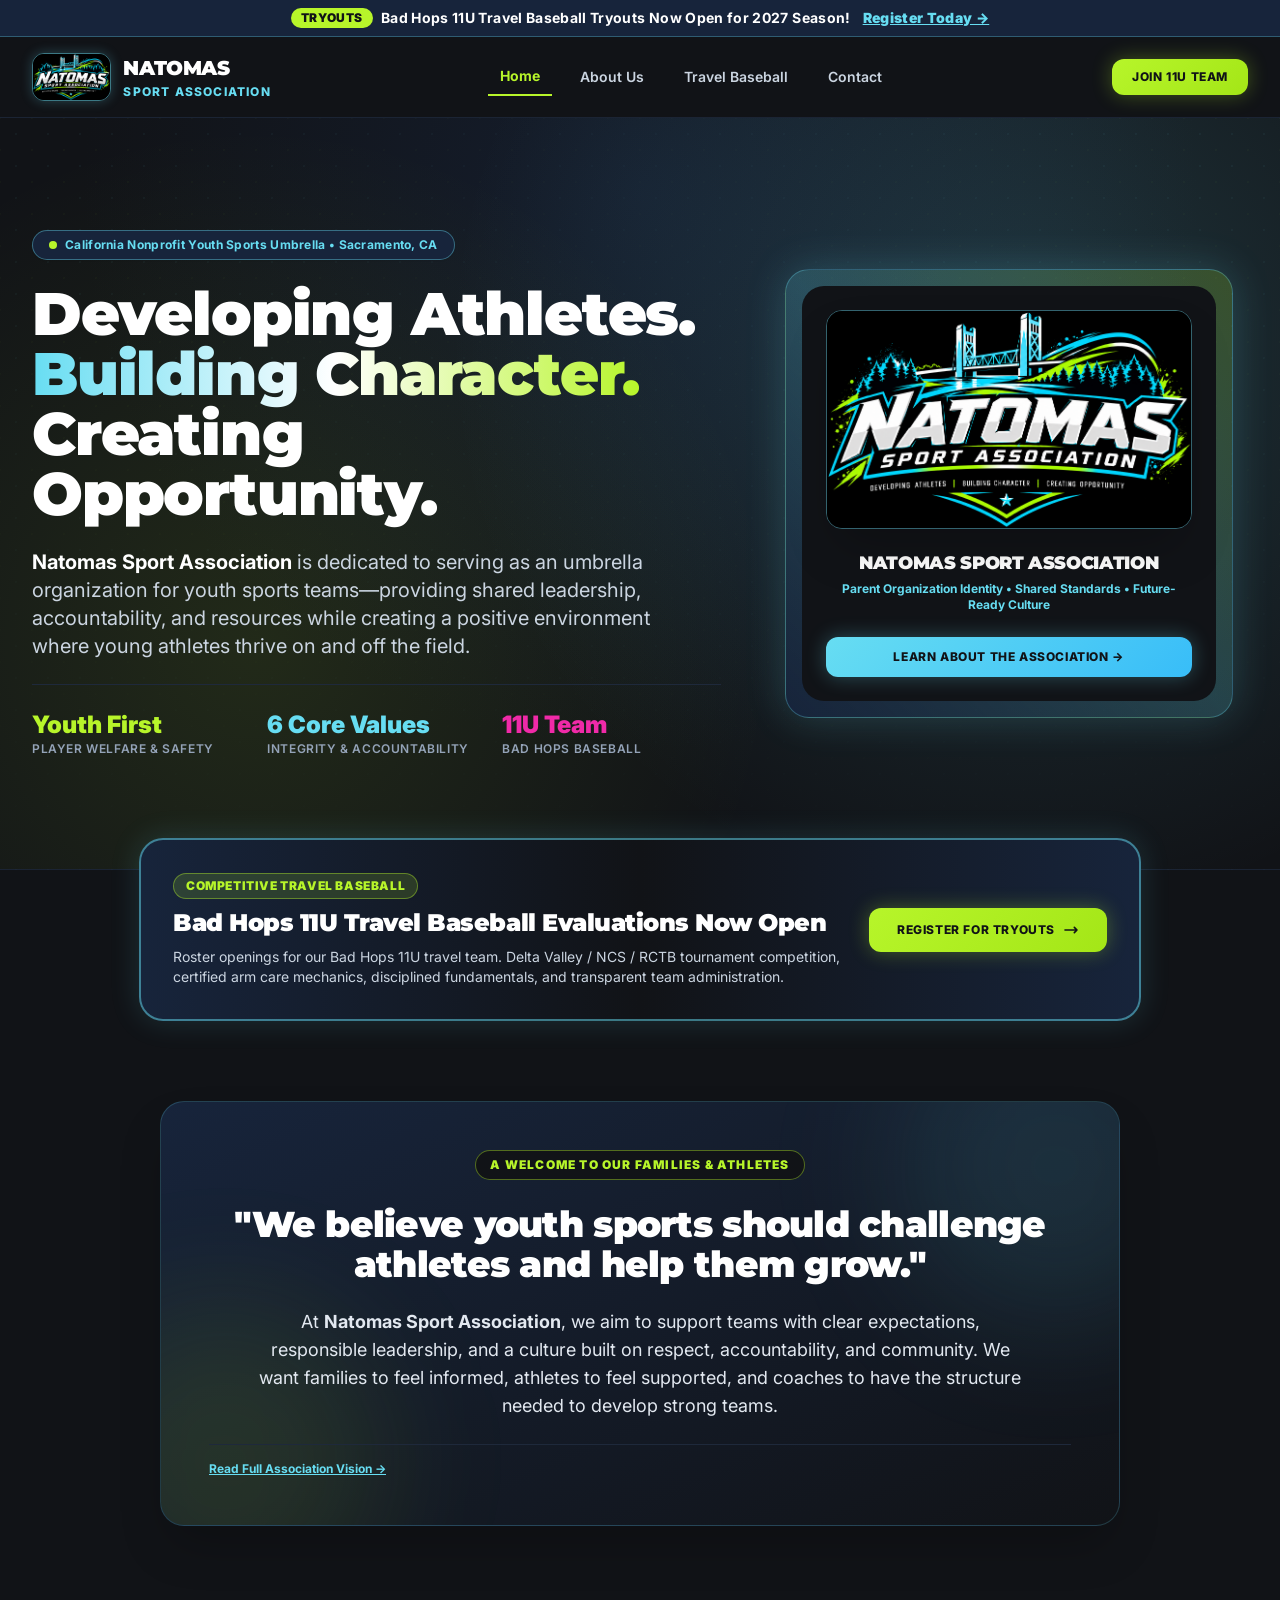
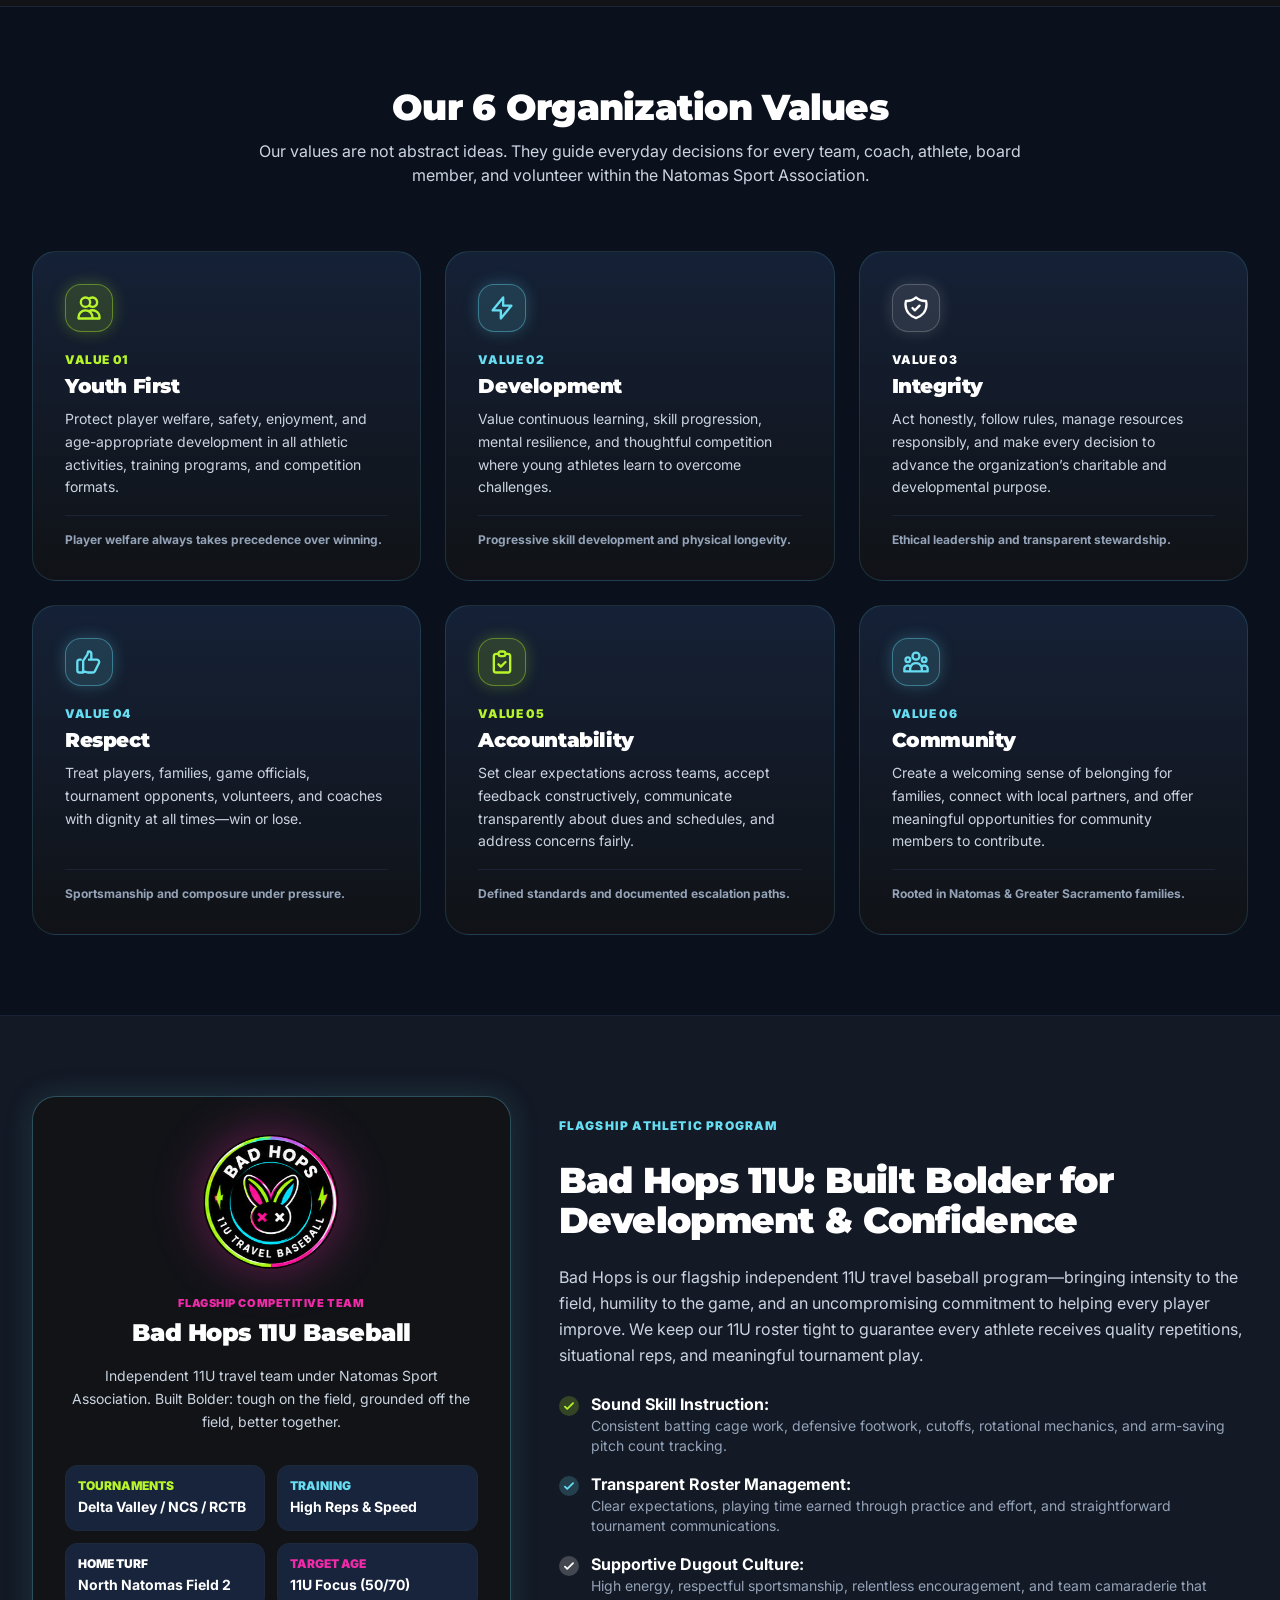
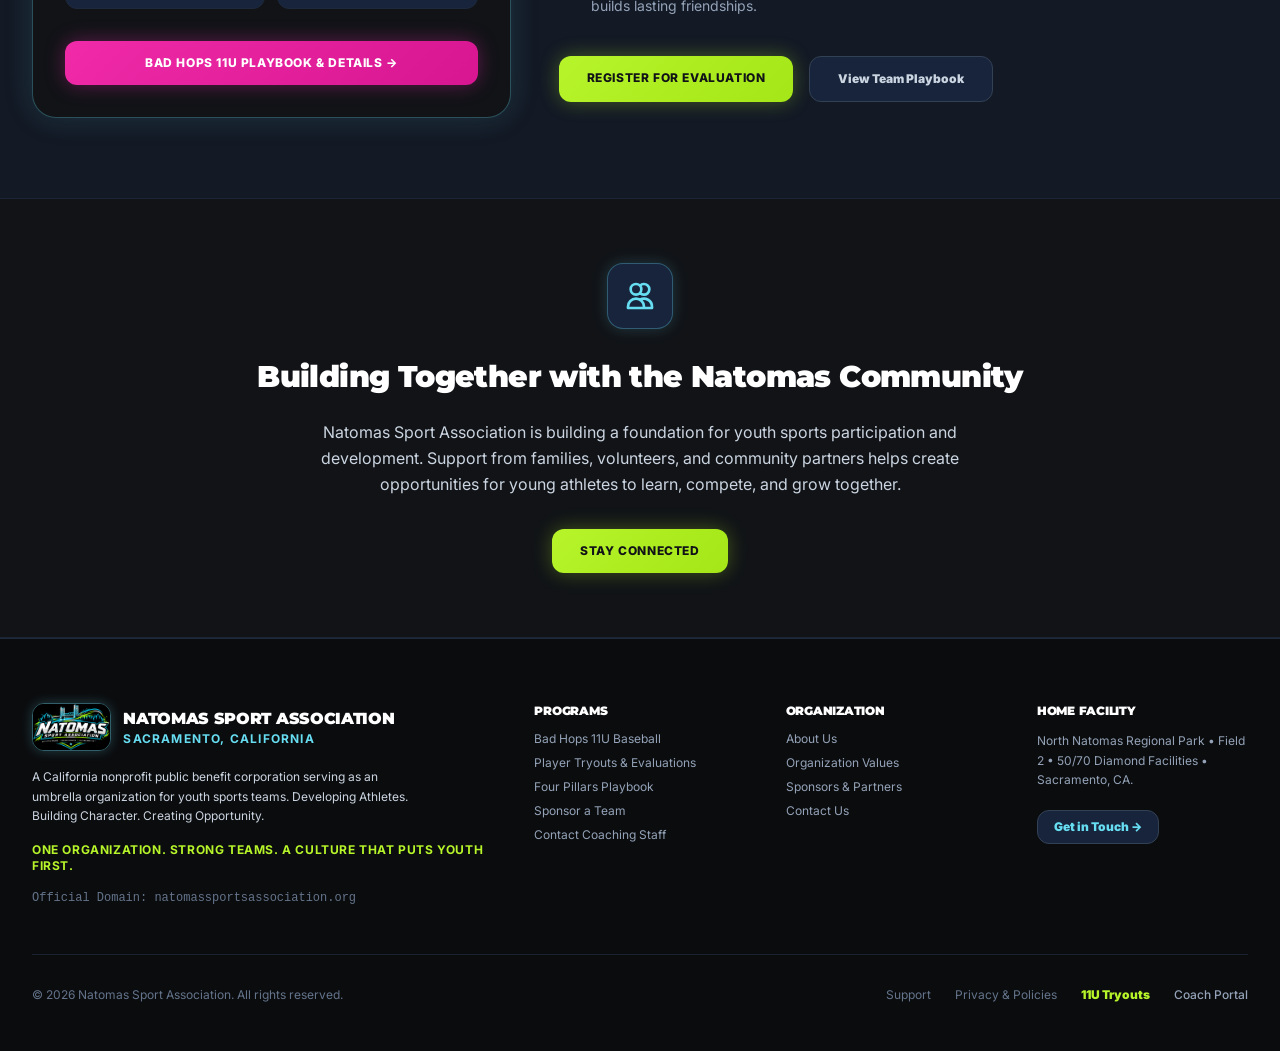
<file: index.html>
<!DOCTYPE html>
<html lang="en" class="scroll-smooth">

<head>
  <meta charset="UTF-8">
  <meta name="viewport" content="width=device-width, initial-scale=1.0">
  <title>Natomas Sport Association | Official Organization Site | Sacramento, CA</title>
  <meta name="description"
    content="Natomas Sport Association is a Sacramento, CA nonprofit dedicated to youth athletics. Home of Bad Hops 11U Travel Baseball, player development, and community sports.">

  <!-- Favicon & Icons (Optimized for Google Search & All Devices) -->
  <link rel="icon" type="image/png" sizes="192x192" href="assets/images/favicon-192x192.png?v=4">
  <link rel="icon" type="image/png" sizes="96x96" href="assets/images/favicon-96x96.png?v=4">
  <link rel="icon" type="image/png" sizes="48x48" href="assets/images/favicon-48x48.png?v=4">
  <link rel="icon" type="image/png" sizes="32x32" href="assets/images/favicon-32x32.png?v=4">
  <link rel="icon" type="image/png" sizes="16x16" href="assets/images/favicon-16x16.png?v=4">
  <link rel="icon" href="/favicon.ico?v=4">
  <link rel="apple-touch-icon" href="assets/images/favicon-192x192.png?v=4">

  <!-- Meta Image & Open Graph Tags -->
  <meta name="image" content="https://natomassportsassociation.org/assets/images/nsa-logo-light.png">
  <meta property="og:title" content="Natomas Sport Association | Official Organization Site | Sacramento, CA">
  <meta property="og:description"
    content="Natomas Sport Association is a Sacramento, CA nonprofit dedicated to youth athletics. Home of Bad Hops 11U Travel Baseball, player development, and community sports.">
  <meta property="og:image" content="https://natomassportsassociation.org/assets/images/nsa-logo-light.png">
  <meta property="og:image:secure_url" content="https://natomassportsassociation.org/assets/images/nsa-logo-light.png">
  <meta property="og:image:type" content="image/png">
  <meta property="og:image:alt" content="Natomas Sport Association Logo">
  <meta property="og:url" content="https://natomassportsassociation.org/">
  <meta property="og:type" content="website">

  <!-- Twitter Card Tags -->
  <meta name="twitter:card" content="summary_large_image">
  <meta name="twitter:title" content="Natomas Sport Association | Sacramento, CA">
  <meta name="twitter:description"
    content="Natomas Sport Association is a Sacramento, CA nonprofit dedicated to youth athletics. Home of Bad Hops 11U Travel Baseball, player development, and community sports.">
  <meta name="twitter:image" content="https://natomassportsassociation.org/assets/images/nsa-logo-light.png">

  <!-- Structured Data: Organization & Logo for Google Search -->
  <script type="application/ld+json">
  {
    "@context": "https://schema.org",
    "@type": "SportsOrganization",
    "name": "Natomas Sport Association",
    "alternateName": "NSA",
    "url": "https://natomassportsassociation.org/",
    "logo": "https://natomassportsassociation.org/assets/images/favicon-192x192.png",
    "image": "https://natomassportsassociation.org/assets/images/nsa-logo-light.png",
    "description": "Natomas Sport Association is a Sacramento, CA nonprofit dedicated to youth athletics. Home of Bad Hops 11U Travel Baseball, player development, and community sports."
  }
  </script>

  <!-- Tailwind CSS (Compiled Production Build) -->
  <link rel="stylesheet" href="assets/css/tailwind.min.css">
  <!-- Google Fonts & Custom CSS -->
  <link rel="stylesheet" href="assets/css/style.css">
</head>

<body
  class="bg-[#111317] text-slate-100 min-h-screen flex flex-col font-sans selection:bg-[#B7F52A] selection:text-[#111317] relative">

  <!-- TOP ALERT BANNER -->
  <div
    class="bg-[#17243B] border-b border-[#67DDF2]/30 text-slate-100 text-xs md:text-sm py-2 px-4 text-center tracking-wide">
    <div class="max-w-7xl mx-auto flex items-center justify-center flex-wrap gap-2">
      <span
        class="inline-block px-2.5 py-0.5 bg-[#B7F52A] text-[#111317] rounded-full text-xs font-black uppercase tracking-wider">Tryouts</span>
      <span class="font-bold text-white">Bad Hops 11U Travel Baseball Tryouts Now Open for 2027 Season!</span>
      <a href="tryouts"
        class="text-[#67DDF2] hover:text-[#B7F52A] underline font-black inline-flex items-center ml-1 transition-colors">
        Register Today &rarr;
      </a>
    </div>
  </div>

  <!-- NAVIGATION BAR -->
  <header id="main-nav" class="sticky top-0 z-50 bg-[#111317] border-b border-slate-800/80 transition-all duration-200">
    <div class="max-w-7xl mx-auto px-4 sm:px-6 lg:px-8">
      <div class="flex items-center justify-between h-20">

        <!-- Logo Brand -->
        <a href="/" class="flex items-center space-x-3 group">
          <img src="assets/images/logo-dark.png" alt="Natomas Sport Association Logo"
            class="h-11 sm:h-12 w-auto rounded-xl border border-[#67DDF2]/50 group-hover:border-[#B7F52A] transition-all duration-300 shadow-[0_0_12px_rgba(103,221,242,0.25)] flex-shrink-0 block">
          <div class="flex flex-col">
            <span
              class="font-heading text-lg md:text-xl font-black tracking-wider text-white uppercase leading-none group-hover:text-[#67DDF2] transition-colors">
              Natomas
            </span>
            <span class="text-xs font-extrabold tracking-widest text-[#67DDF2] uppercase mt-0.5">
              Sport Association
            </span>
          </div>
        </a>

        <!-- Desktop Navigation Links -->
        <nav class="hidden md:flex items-center space-x-1 lg:space-x-4">
          <a href="/" class="px-3 py-2 text-sm font-bold text-[#B7F52A] border-b-2 border-[#B7F52A]">Home</a>
          <a href="about"
            class="px-3 py-2 text-sm font-semibold text-slate-300 hover:text-[#67DDF2] transition-colors">About Us</a>
          <a href="travel-baseball"
            class="px-3 py-2 text-sm font-semibold text-slate-300 hover:text-[#67DDF2] transition-colors">Travel
            Baseball</a>
          <a href="contact"
            class="px-3 py-2 text-sm font-semibold text-slate-300 hover:text-[#67DDF2] transition-colors">Contact</a>
        </nav>

        <!-- CTA Button -->
        <div class="hidden md:flex items-center space-x-4">
          <a href="tryouts" class="btn-brand-lime px-5 py-2.5 rounded-xl text-xs uppercase tracking-wider font-black">
            Join 11U Team
          </a>
        </div>

        <!-- Mobile Menu Button -->
        <div class="flex md:hidden">
          <button id="mobile-menu-btn" type="button"
            class="text-slate-300 hover:text-[#B7F52A] focus:outline-none p-2 rounded-lg bg-[#17243B] border border-slate-700"
            aria-label="Toggle Navigation">
            <svg class="w-6 h-6" fill="none" stroke="currentColor" viewBox="0 0 24 24">
              <path stroke-linecap="round" stroke-linejoin="round" stroke-width="2" d="M4 6h16M4 12h16M4 18h16"></path>
            </svg>
          </button>
        </div>

      </div>
    </div>

    <!-- Mobile Dropdown Menu -->
    <div id="mobile-menu" class="hidden md:hidden bg-[#111317] border-b border-slate-800 px-4 pt-3 pb-6 space-y-2">
      <a href="/" class="block px-3 py-2.5 rounded-xl text-base font-bold text-[#B7F52A] bg-[#17243B]">Home</a>
      <a href="about"
        class="block px-3 py-2.5 rounded-xl text-base font-medium text-slate-200 hover:bg-[#17243B] hover:text-[#67DDF2]">About
        Us</a>
      <a href="travel-baseball"
        class="block px-3 py-2.5 rounded-xl text-base font-medium text-slate-200 hover:bg-[#17243B] hover:text-[#67DDF2]">Travel
        Baseball</a>
      <a href="contact"
        class="block px-3 py-2.5 rounded-xl text-base font-medium text-slate-200 hover:bg-[#17243B] hover:text-[#67DDF2]">Contact</a>
      <div class="pt-3">
        <a href="tryouts"
          class="block text-center btn-brand-lime py-3 rounded-xl text-xs uppercase tracking-wider font-black">
          Register for 11U Tryouts
        </a>
      </div>
    </div>
  </header>

  <!-- HERO SECTION -->
  <section class="relative bg-brand-mesh overflow-hidden border-b border-slate-800/80 py-20 lg:py-28">
    <div class="absolute inset-0 hero-brand-overlay pointer-events-none"></div>
    <div class="relative max-w-7xl mx-auto px-4 sm:px-6 lg:px-8">
      <div class="grid grid-cols-1 lg:grid-cols-12 gap-12 items-center">

        <!-- Hero Text -->
        <div class="lg:col-span-7 space-y-6 text-center lg:text-left">
          <div
            class="inline-flex items-center space-x-2 px-4 py-1.5 rounded-full bg-[#17243B] border border-[#67DDF2]/40 text-[#67DDF2] text-xs font-bold tracking-wide shadow-sm">
            <span class="w-2 h-2 rounded-full bg-[#B7F52A] animate-ping"></span>
            <span>California Nonprofit Youth Sports Umbrella • Sacramento, CA</span>
          </div>

          <h1 class="font-heading text-4xl sm:text-5xl lg:text-6xl font-black text-white leading-tight">
            Developing Athletes. <br>
            <span class="text-transparent bg-clip-text bg-gradient-to-r from-[#67DDF2] via-[#ffffff] to-[#B7F52A]">
              Building Character.
            </span> <br>
            Creating Opportunity.
          </h1>

          <p class="text-lg sm:text-xl text-slate-300 leading-relaxed max-w-2xl mx-auto lg:mx-0">
            <strong class="text-white">Natomas Sport Association</strong> is dedicated to serving as an umbrella
            organization for youth sports teams—providing shared leadership, accountability, and resources while
            creating a positive environment where young athletes thrive on and off the field.
          </p>



          <!-- Feature Metric Pillars -->
          <div class="pt-6 grid grid-cols-2 sm:grid-cols-3 gap-4 border-t border-slate-800 text-left">
            <div>
              <p class="text-2xl font-black text-[#B7F52A]">Youth First</p>
              <p class="text-xs text-slate-400 uppercase tracking-wider font-semibold">Player Welfare & Safety</p>
            </div>
            <div>
              <p class="text-2xl font-black text-[#67DDF2]">6 Core Values</p>
              <p class="text-xs text-slate-400 uppercase tracking-wider font-semibold">Integrity & Accountability</p>
            </div>
            <div class="col-span-2 sm:col-span-1">
              <p class="text-2xl font-black text-[#F02AA8]">11U Team</p>
              <p class="text-xs text-slate-400 uppercase tracking-wider font-semibold">Bad Hops Baseball</p>
            </div>
          </div>
        </div>

        <!-- Hero Crest Display -->
        <div class="lg:col-span-5 flex justify-center">
          <div
            class="relative w-full max-w-md rounded-3xl p-4 bg-gradient-to-tr from-[#17243B] via-[#67DDF2]/20 to-[#B7F52A]/20 border border-[#67DDF2]/30 shadow-[0_0_40px_rgba(103,221,242,0.2)]">
            <div class="bg-[#111317] rounded-[22px] p-6 text-center space-y-5">

              <!-- Official Brand Logo -->
              <img src="assets/images/logo-dark.png" alt="Natomas Sport Association Official Logo"
                class="w-full h-auto rounded-2xl border border-[#67DDF2]/40 shadow-2xl block transform hover:scale-102 transition-transform duration-500">

              <!-- Brand Identity Tagline -->
              <div class="space-y-1">
                <h3 class="font-heading text-lg font-black text-white tracking-wider uppercase">
                  Natomas Sport Association
                </h3>
                <p class="text-xs font-bold text-[#67DDF2]">
                  Parent Organization Identity • Shared Standards • Future-Ready Culture
                </p>
              </div>



              <div class="pt-1">
                <a href="about"
                  class="btn-brand-ice w-full py-3 rounded-xl text-xs uppercase tracking-wider font-black block">
                  Learn About the Association &rarr;
                </a>
              </div>
            </div>
          </div>
        </div>

      </div>
    </div>
  </section>

  <!-- TRYOUT ANNOUNCEMENT STRIP -->
  <section class="max-w-7xl mx-auto px-4 sm:px-6 lg:px-8 -mt-8 relative z-20">
    <div
      class="bg-gradient-to-r from-[#17243B] via-[#111317] to-[#17243B] p-6 md:p-8 rounded-3xl border-2 border-[#67DDF2]/50 shadow-[0_0_30px_rgba(103,221,242,0.15)] flex flex-col md:flex-row items-center justify-between gap-6">
      <div class="space-y-2 text-center md:text-left">
        <span
          class="inline-block px-3 py-1 bg-[#B7F52A]/15 text-[#B7F52A] border border-[#B7F52A]/40 rounded-full text-xs font-black uppercase tracking-wider">
          Competitive Travel Baseball
        </span>
        <h2 class="text-xl md:text-2xl font-black text-white">
          Bad Hops 11U Travel Baseball Evaluations Now Open
        </h2>
        <p class="text-slate-300 text-sm max-w-2xl">
          Roster openings for our Bad Hops 11U travel team. Delta Valley / NCS / RCTB tournament competition,
          certified arm care mechanics, disciplined fundamentals, and transparent team administration.
        </p>
      </div>
      <div class="flex-shrink-0">
        <a href="tryouts"
          class="btn-brand-lime px-7 py-3.5 rounded-xl text-xs font-black uppercase tracking-wider inline-flex items-center space-x-2">
          <span>Register for Tryouts</span>
          <svg class="w-4 h-4 text-[#111317]" fill="none" stroke="currentColor" viewBox="0 0 24 24">
            <path stroke-linecap="round" stroke-linejoin="round" stroke-width="2.5" d="M17 8l4 4m0 0l-4 4m4-4H3"></path>
          </svg>
        </a>
      </div>
    </div>
  </section>

  <!-- PARENT-FACING WELCOME & MISSION STATEMENT -->
  <section class="py-20 bg-[#111317] border-b border-slate-800/80">
    <div class="max-w-5xl mx-auto px-4 sm:px-6 lg:px-8">
      <div
        class="bg-gradient-to-br from-[#17243B] to-[#111317] rounded-3xl p-8 md:p-12 border border-[#67DDF2]/20 relative overflow-hidden shadow-2xl">
        <div class="absolute -top-24 -right-24 w-80 h-80 rounded-full bg-[#67DDF2]/10 blur-3xl pointer-events-none">
        </div>
        <div class="absolute -bottom-24 -left-24 w-80 h-80 rounded-full bg-[#B7F52A]/10 blur-3xl pointer-events-none">
        </div>

        <div class="relative space-y-6 text-center">
          <div
            class="inline-flex items-center space-x-2 px-3.5 py-1.5 rounded-full bg-[#111317] border border-[#B7F52A]/40 text-[#B7F52A] text-xs font-black uppercase tracking-widest">
            <span>A Welcome to Our Families & Athletes</span>
          </div>

          <h2 class="font-heading text-2xl sm:text-3xl md:text-4xl font-black text-white leading-tight">
            "We believe youth sports should challenge athletes and help them grow."
          </h2>

          <p class="text-slate-200 text-base md:text-lg leading-relaxed max-w-3xl mx-auto">
            At <strong>Natomas Sport Association</strong>, we aim to support teams with clear expectations, responsible
            leadership, and a culture built on respect, accountability, and community. We want families to feel
            informed, athletes to feel supported, and coaches to have the structure needed to develop strong teams.
          </p>



          <div
            class="pt-4 border-t border-slate-800 text-xs font-semibold text-slate-400 flex flex-col sm:flex-row items-center justify-between gap-3">
            <a href="about" class="text-[#67DDF2] hover:text-[#B7F52A] underline font-bold transition-colors">Read
              Full Association Vision &rarr;</a>
          </div>
        </div>
      </div>
    </div>
  </section>

  <!-- SECTION 02: ORGANIZATION VALUES -->
  <section id="values" class="py-20 bg-[#0B111C] border-b border-slate-800/80">
    <div class="max-w-7xl mx-auto px-4 sm:px-6 lg:px-8">

      <div class="text-center max-w-3xl mx-auto mb-16 space-y-3">
        <h2 class="font-heading text-3xl sm:text-4xl font-black text-white">
          Our 6 Organization Values
        </h2>
        <p class="text-slate-300 text-base">
          Our values are not abstract ideas. They guide everyday decisions for every team, coach, athlete, board member,
          and volunteer within the Natomas Sport Association.
        </p>
      </div>

      <div class="grid grid-cols-1 md:grid-cols-2 lg:grid-cols-3 gap-6">

        <!-- Value 1: Youth First -->
        <div class="brand-card p-8 rounded-3xl relative flex flex-col justify-between">
          <div>
            <div
              class="w-12 h-12 rounded-2xl bg-[#B7F52A]/15 border border-[#B7F52A]/40 flex items-center justify-center text-[#B7F52A] mb-5 shadow-[0_0_15px_rgba(183,245,42,0.25)]">
              <svg class="w-7 h-7" fill="none" stroke="currentColor" viewBox="0 0 24 24">
                <path stroke-linecap="round" stroke-linejoin="round" stroke-width="2"
                  d="M12 4.354a4 4 0 110 5.292M15 21H3v-1a6 6 0 0112 0v1zm0 0h6v-1a6 6 0 00-9-5.197M13 7a4 4 0 11-8 0 4 4 0 018 0z">
                </path>
              </svg>
            </div>
            <span class="text-xs font-black uppercase tracking-wider text-[#B7F52A] block mb-1">Value 01</span>
            <h3 class="font-heading text-xl font-black text-white mb-2">Youth First</h3>
            <p class="text-slate-300 text-sm leading-relaxed">
              Protect player welfare, safety, enjoyment, and age-appropriate development in all athletic activities,
              training programs, and competition formats.
            </p>
          </div>
          <div class="mt-4 pt-4 border-t border-slate-800/80 text-xs font-bold text-slate-400">
            Player welfare always takes precedence over winning.
          </div>
        </div>

        <!-- Value 2: Development -->
        <div class="brand-card brand-card-ice p-8 rounded-3xl relative flex flex-col justify-between">
          <div>
            <div
              class="w-12 h-12 rounded-2xl bg-[#67DDF2]/15 border border-[#67DDF2]/40 flex items-center justify-center text-[#67DDF2] mb-5 shadow-[0_0_15px_rgba(103,221,242,0.25)]">
              <svg class="w-7 h-7" fill="none" stroke="currentColor" viewBox="0 0 24 24">
                <path stroke-linecap="round" stroke-linejoin="round" stroke-width="2" d="M13 10V3L4 14h7v7l9-11h-7z">
                </path>
              </svg>
            </div>
            <span class="text-xs font-black uppercase tracking-wider text-[#67DDF2] block mb-1">Value 02</span>
            <h3 class="font-heading text-xl font-black text-white mb-2">Development</h3>
            <p class="text-slate-300 text-sm leading-relaxed">
              Value continuous learning, skill progression, mental resilience, and thoughtful competition where young
              athletes learn to overcome challenges.
            </p>
          </div>
          <div class="mt-4 pt-4 border-t border-slate-800/80 text-xs font-bold text-slate-400">
            Progressive skill development and physical longevity.
          </div>
        </div>

        <!-- Value 3: Integrity -->
        <div class="brand-card p-8 rounded-3xl relative flex flex-col justify-between">
          <div>
            <div
              class="w-12 h-12 rounded-2xl bg-white/10 border border-white/20 flex items-center justify-center text-white mb-5 shadow-[0_0_15px_rgba(255,255,255,0.15)]">
              <svg class="w-7 h-7" fill="none" stroke="currentColor" viewBox="0 0 24 24">
                <path stroke-linecap="round" stroke-linejoin="round" stroke-width="2"
                  d="M9 12l2 2 4-4m5.618-4.016A11.955 11.955 0 0112 2.944a11.955 11.955 0 01-8.618 3.04A12.02 12.02 0 003 9c0 5.591 3.824 10.29 9 11.622 5.176-1.332 9-6.03 9-11.622 0-1.042-.133-2.052-.382-3.016z">
                </path>
              </svg>
            </div>
            <span class="text-xs font-black uppercase tracking-wider text-white block mb-1">Value 03</span>
            <h3 class="font-heading text-xl font-black text-white mb-2">Integrity</h3>
            <p class="text-slate-300 text-sm leading-relaxed">
              Act honestly, follow rules, manage resources responsibly, and make every decision to advance the
              organization’s charitable and developmental purpose.
            </p>
          </div>
          <div class="mt-4 pt-4 border-t border-slate-800/80 text-xs font-bold text-slate-400">
            Ethical leadership and transparent stewardship.
          </div>
        </div>

        <!-- Value 4: Respect -->
        <div class="brand-card brand-card-ice p-8 rounded-3xl relative flex flex-col justify-between">
          <div>
            <div
              class="w-12 h-12 rounded-2xl bg-[#67DDF2]/15 border border-[#67DDF2]/40 flex items-center justify-center text-[#67DDF2] mb-5 shadow-[0_0_15px_rgba(103,221,242,0.25)]">
              <svg class="w-7 h-7" fill="none" stroke="currentColor" viewBox="0 0 24 24">
                <path stroke-linecap="round" stroke-linejoin="round" stroke-width="2"
                  d="M14 10h4.764a2 2 0 011.789 2.894l-3.5 7A2 2 0 0115.263 21h-4.017c-.163 0-.326-.02-.485-.06L7 20m7-10V5a2 2 0 00-2-2h-.095c-.5 0-.905.405-.905.905 0 .714-.211 1.412-.608 2.006L7 11v9m7-10h-2m-7 0H4a2 2 0 00-2 2v7a2 2 0 002 2h3">
                </path>
              </svg>
            </div>
            <span class="text-xs font-black uppercase tracking-wider text-[#67DDF2] block mb-1">Value 04</span>
            <h3 class="font-heading text-xl font-black text-white mb-2">Respect</h3>
            <p class="text-slate-300 text-sm leading-relaxed">
              Treat players, families, game officials, tournament opponents, volunteers, and coaches with dignity at all
              times—win or lose.
            </p>
          </div>
          <div class="mt-4 pt-4 border-t border-slate-800/80 text-xs font-bold text-slate-400">
            Sportsmanship and composure under pressure.
          </div>
        </div>

        <!-- Value 5: Accountability -->
        <div class="brand-card p-8 rounded-3xl relative flex flex-col justify-between">
          <div>
            <div
              class="w-12 h-12 rounded-2xl bg-[#B7F52A]/15 border border-[#B7F52A]/40 flex items-center justify-center text-[#B7F52A] mb-5 shadow-[0_0_15px_rgba(183,245,42,0.25)]">
              <svg class="w-7 h-7" fill="none" stroke="currentColor" viewBox="0 0 24 24">
                <path stroke-linecap="round" stroke-linejoin="round" stroke-width="2"
                  d="M9 5H7a2 2 0 00-2 2v12a2 2 0 002 2h10a2 2 0 002-2V7a2 2 0 00-2-2h-2M9 5a2 2 0 002 2h2a2 2 0 002-2M9 5a2 2 0 012-2h2a2 2 0 012 2m-6 9l2 2 4-4">
                </path>
              </svg>
            </div>
            <span class="text-xs font-black uppercase tracking-wider text-[#B7F52A] block mb-1">Value 05</span>
            <h3 class="font-heading text-xl font-black text-white mb-2">Accountability</h3>
            <p class="text-slate-300 text-sm leading-relaxed">
              Set clear expectations across teams, accept feedback constructively, communicate transparently about dues
              and schedules, and address concerns fairly.
            </p>
          </div>
          <div class="mt-4 pt-4 border-t border-slate-800/80 text-xs font-bold text-slate-400">
            Defined standards and documented escalation paths.
          </div>
        </div>

        <!-- Value 6: Community -->
        <div class="brand-card brand-card-ice p-8 rounded-3xl relative flex flex-col justify-between">
          <div>
            <div
              class="w-12 h-12 rounded-2xl bg-[#67DDF2]/15 border border-[#67DDF2]/40 flex items-center justify-center text-[#67DDF2] mb-5 shadow-[0_0_15px_rgba(103,221,242,0.25)]">
              <svg class="w-7 h-7" fill="none" stroke="currentColor" viewBox="0 0 24 24">
                <path stroke-linecap="round" stroke-linejoin="round" stroke-width="2"
                  d="M17 20h5v-2a3 3 0 00-5.356-1.857M17 20H7m10 0v-2c0-.656-.126-1.283-.356-1.857M7 20H2v-2a3 3 0 015.356-1.857M7 20v-2c0-.656.126-1.283.356-1.857m0 0a5.002 5.002 0 019.288 0M15 7a3 3 0 11-6 0 3 3 0 016 0zm6 3a2 2 0 11-4 0 2 2 0 014 0zM7 10a2 2 0 11-4 0 2 2 0 014 0z">
                </path>
              </svg>
            </div>
            <span class="text-xs font-black uppercase tracking-wider text-[#67DDF2] block mb-1">Value 06</span>
            <h3 class="font-heading text-xl font-black text-white mb-2">Community</h3>
            <p class="text-slate-300 text-sm leading-relaxed">
              Create a welcoming sense of belonging for families, connect with local partners, and offer meaningful
              opportunities for community members to contribute.
            </p>
          </div>
          <div class="mt-4 pt-4 border-t border-slate-800/80 text-xs font-bold text-slate-400">
            Rooted in Natomas & Greater Sacramento families.
          </div>
        </div>

      </div>
    </div>
  </section>

  <!-- FEATURED PROGRAM: BAD HOPS 11U TRAVEL BASEBALL -->
  <section class="py-20 bg-[#17243B]/40 border-b border-slate-800/80">
    <div class="max-w-7xl mx-auto px-4 sm:px-6 lg:px-8">
      <div class="grid grid-cols-1 lg:grid-cols-12 gap-12 items-center">

        <!-- Left Image Card -->
        <div class="lg:col-span-5 order-2 lg:order-1">
          <div
            class="rounded-3xl bg-[#111317] p-8 border border-[#67DDF2]/30 relative shadow-[0_0_30px_rgba(103,221,242,0.15)]">
            <div class="text-center space-y-4">
              <!-- Bad Hops 11U Emblem (NO rectangular outline) -->
              <img src="assets/images/bad-hops-badge.png" alt="Bad Hops 11U Travel Baseball Badge"
                class="w-36 h-36 mx-auto object-contain drop-shadow-[0_0_25px_rgba(240,42,168,0.4)] block hover:scale-105 transition-transform duration-300">

              <div class="space-y-1">
                <span class="text-[11px] font-black uppercase tracking-wider text-[#F02AA8]">Flagship Competitive
                  Team</span>
                <h3 class="font-heading text-2xl font-black text-white">Bad Hops 11U Baseball</h3>
              </div>
              <p class="text-sm text-slate-300 leading-relaxed">
                Independent 11U travel team under Natomas Sport Association. Built Bolder: tough on the field, grounded
                off the field, better together.
              </p>

              <div class="pt-4 grid grid-cols-2 gap-3 text-left">
                <div class="p-3 bg-[#17243B] rounded-xl border border-slate-800">
                  <span class="text-xs text-[#B7F52A] font-black block uppercase">Tournaments</span>
                  <span class="text-sm font-bold text-white">Delta Valley / NCS / RCTB</span>
                </div>
                <div class="p-3 bg-[#17243B] rounded-xl border border-slate-800">
                  <span class="text-xs text-[#67DDF2] font-black block uppercase">Training</span>
                  <span class="text-sm font-bold text-white">High Reps & Speed</span>
                </div>
                <div class="p-3 bg-[#17243B] rounded-xl border border-slate-800">
                  <span class="text-xs text-white font-black block uppercase">Home Turf</span>
                  <span class="text-sm font-bold text-white">North Natomas Field 2</span>
                </div>
                <div class="p-3 bg-[#17243B] rounded-xl border border-slate-800">
                  <span class="text-xs text-[#F02AA8] font-black block uppercase">Target Age</span>
                  <span class="text-sm font-bold text-white">11U Focus (50/70)</span>
                </div>
              </div>

              <div class="pt-4">
                <a href="travel-baseball"
                  class="btn-brand-pink w-full py-3.5 rounded-xl text-xs font-black uppercase tracking-wider block text-center shadow-lg">
                  Bad Hops 11U Playbook & Details &rarr;
                </a>
              </div>
            </div>
          </div>
        </div>

        <!-- Right Content -->
        <div class="lg:col-span-7 order-1 lg:order-2 space-y-6">
          <div class="inline-flex items-center space-x-2 text-[#67DDF2] text-xs font-black uppercase tracking-widest">
            <span>Flagship Athletic Program</span>
          </div>

          <h2 class="font-heading text-3xl sm:text-4xl font-black text-white leading-tight">
            Bad Hops 11U: Built Bolder for Development & Confidence
          </h2>

          <p class="text-slate-300 text-base leading-relaxed">
            Bad Hops is our flagship independent 11U travel baseball program—bringing intensity to the field, humility
            to the game, and an uncompromising commitment to helping every player improve. We keep our 11U roster tight
            to guarantee every athlete receives quality repetitions, situational reps, and meaningful tournament play.
          </p>

          <div class="space-y-4">
            <div class="flex items-start space-x-3">
              <div
                class="mt-1 w-5 h-5 rounded-full bg-[#B7F52A]/20 text-[#B7F52A] flex items-center justify-center flex-shrink-0">
                <svg class="w-3.5 h-3.5" fill="none" stroke="currentColor" viewBox="0 0 24 24">
                  <path stroke-linecap="round" stroke-linejoin="round" stroke-width="3" d="M5 13l4 4L19 7"></path>
                </svg>
              </div>
              <div>
                <strong class="text-white text-base">Sound Skill Instruction:</strong>
                <p class="text-slate-400 text-sm">Consistent batting cage work, defensive footwork, cutoffs, rotational
                  mechanics, and arm-saving pitch count tracking.</p>
              </div>
            </div>

            <div class="flex items-start space-x-3">
              <div
                class="mt-1 w-5 h-5 rounded-full bg-[#67DDF2]/20 text-[#67DDF2] flex items-center justify-center flex-shrink-0">
                <svg class="w-3.5 h-3.5" fill="none" stroke="currentColor" viewBox="0 0 24 24">
                  <path stroke-linecap="round" stroke-linejoin="round" stroke-width="3" d="M5 13l4 4L19 7"></path>
                </svg>
              </div>
              <div>
                <strong class="text-white text-base">Transparent Roster Management:</strong>
                <p class="text-slate-400 text-sm">Clear expectations, playing time earned through practice and effort,
                  and straightforward tournament communications.</p>
              </div>
            </div>

            <div class="flex items-start space-x-3">
              <div
                class="mt-1 w-5 h-5 rounded-full bg-white/20 text-white flex items-center justify-center flex-shrink-0">
                <svg class="w-3.5 h-3.5" fill="none" stroke="currentColor" viewBox="0 0 24 24">
                  <path stroke-linecap="round" stroke-linejoin="round" stroke-width="3" d="M5 13l4 4L19 7"></path>
                </svg>
              </div>
              <div>
                <strong class="text-white text-base">Supportive Dugout Culture:</strong>
                <p class="text-slate-400 text-sm">High energy, respectful sportsmanship, relentless encouragement, and
                  team camaraderie that builds lasting friendships.</p>
              </div>
            </div>
          </div>

          <div class="pt-4 flex flex-wrap gap-4">
            <a href="tryouts" class="btn-brand-lime px-7 py-3.5 rounded-xl text-xs font-black uppercase tracking-wider">
              Register for Evaluation
            </a>
            <a href="travel-baseball"
              class="px-7 py-3.5 rounded-xl text-xs font-black text-slate-300 hover:text-white bg-[#17243B] border border-slate-700 hover:border-[#67DDF2] transition">
              View Team Playbook
            </a>
          </div>
        </div>

      </div>
    </div>
  </section>

  <!-- COMMUNITY & SPONSOR INTRODUCTION -->
  <section class="py-16 bg-[#111317] border-b border-slate-800/80">
    <div class="max-w-4xl mx-auto px-4 sm:px-6 text-center space-y-6">
      <div
        class="inline-block p-4 rounded-2xl bg-[#17243B] text-[#67DDF2] border border-[#67DDF2]/30 shadow-[0_0_15px_rgba(103,221,242,0.2)]">
        <svg class="w-8 h-8 mx-auto" fill="none" stroke="currentColor" viewBox="0 0 24 24">
          <path stroke-linecap="round" stroke-linejoin="round" stroke-width="2"
            d="M12 4.354a4 4 0 110 5.292M15 21H3v-1a6 6 0 0112 0v1zm0 0h6v-1a6 6 0 00-9-5.197M13 7a4 4 0 11-8 0 4 4 0 018 0z">
          </path>
        </svg>
      </div>

      <h2 class="font-heading text-3xl font-black text-white">
        Building Together with the Natomas Community
      </h2>
      <p class="text-slate-300 text-base max-w-2xl mx-auto leading-relaxed">
        Natomas Sport Association is building a foundation for youth sports participation and development. Support from
        families, volunteers, and community partners helps create opportunities for young athletes to learn, compete,
        and grow together.
      </p>

      <div class="flex justify-center pt-2">
        <a href="contact"
          class="btn-brand-lime inline-flex items-center justify-center px-7 py-3.5 rounded-xl text-xs font-black uppercase tracking-wider">
          Stay Connected
        </a>
      </div>
    </div>
  </section>

  <!-- FOOTER -->
  <footer class="bg-[#0B0C0E] text-slate-400 text-sm pt-16 pb-12 border-t border-slate-800">
    <div class="max-w-7xl mx-auto px-4 sm:px-6 lg:px-8">
      <div class="grid grid-cols-1 md:grid-cols-2 lg:grid-cols-5 gap-10 pb-12 border-b border-slate-800/80">

        <!-- Brand Info -->
        <div class="lg:col-span-2 space-y-4">
          <div class="flex items-center space-x-3">
            <img src="assets/images/logo-dark.png" alt="Natomas Sport Association"
              class="h-11 sm:h-12 w-auto rounded-xl border border-[#67DDF2]/40 shadow-[0_0_12px_rgba(103,221,242,0.25)] flex-shrink-0 block">
            <div class="flex flex-col">
              <span class="font-heading text-base font-black text-white tracking-wider uppercase">Natomas Sport
                Association</span>
              <span class="text-xs text-[#67DDF2] font-bold tracking-widest uppercase">Sacramento, California</span>
            </div>
          </div>
          <p class="text-slate-300 text-xs leading-relaxed max-w-sm">
            A California nonprofit public benefit corporation serving as an umbrella organization for youth sports
            teams. Developing Athletes. Building Character. Creating Opportunity.
          </p>
          <p class="text-xs text-[#B7F52A] font-bold uppercase tracking-wider">
            One Organization. Strong Teams. A Culture That Puts Youth First.
          </p>
          <p class="text-xs text-slate-500 font-mono">
            Official Domain: natomassportsassociation.org
          </p>
        </div>

        <!-- Team & Programs -->
        <div class="space-y-3">
          <h4 class="font-heading text-xs font-black uppercase tracking-wider text-white">Programs</h4>
          <ul class="space-y-2 text-xs">
            <li><a href="travel-baseball" class="hover:text-[#F02AA8] transition">Bad Hops 11U Baseball</a></li>
            <li><a href="tryouts" class="hover:text-[#B7F52A] transition">Player Tryouts &amp; Evaluations</a></li>
            <li><a href="travel-baseball#program-details" class="hover:text-[#67DDF2] transition">Four Pillars
                Playbook</a>
            </li>
            <li><a href="about#sponsors" class="hover:text-[#B7F52A] transition">Sponsor a Team</a></li>
            <li><a href="contact" class="hover:text-[#67DDF2] transition">Contact Coaching Staff</a></li>
          </ul>
        </div>

        <!-- Organization -->
        <div class="space-y-3">
          <h4 class="font-heading text-xs font-black uppercase tracking-wider text-white">Organization</h4>
          <ul class="space-y-2 text-xs">
            <li><a href="about" class="hover:text-[#67DDF2] transition">About Us</a></li>
            <li><a href="#values" class="hover:text-[#67DDF2] transition">Organization Values</a></li>
            <li><a href="about#sponsors" class="hover:text-[#B7F52A] transition">Sponsors & Partners</a></li>
            <li><a href="contact" class="hover:text-[#67DDF2] transition">Contact Us</a></li>
          </ul>
        </div>

        <!-- Facility / Location -->
        <div class="space-y-3">
          <h4 class="font-heading text-xs font-black uppercase tracking-wider text-white">Home Facility</h4>
          <p class="text-xs text-slate-400 leading-relaxed">
            North Natomas Regional Park • Field 2 • 50/70 Diamond Facilities • Sacramento, CA.
          </p>
          <div class="pt-2">
            <a href="contact"
              class="inline-block px-4 py-2 rounded-xl bg-[#17243B] border border-slate-700 text-xs font-black text-[#67DDF2] hover:border-[#67DDF2] transition">
              Get in Touch &rarr;
            </a>
          </div>
        </div>

      </div>

      <!-- Bottom Bar -->
      <div class="pt-8 flex flex-col sm:flex-row items-center justify-between text-xs text-slate-500 gap-4">
        <p>&copy; <span class="current-year">2026</span> Natomas Sport Association. All rights reserved.</p>
        <div class="flex space-x-6">
          <a href="contact" class="hover:text-slate-400">Support</a>
          <a href="about" class="hover:text-slate-400">Privacy & Policies</a>
          <a href="tryouts" class="text-[#B7F52A] font-black hover:underline">11U Tryouts</a>
          <a href="admin" class="text-slate-400 hover:text-[#67DDF2] transition-colors font-medium">Coach
            Portal</a>
        </div>
      </div>
    </div>
  </footer>

  <script src="assets/js/main.js"></script>
</body>

</html>
</file>
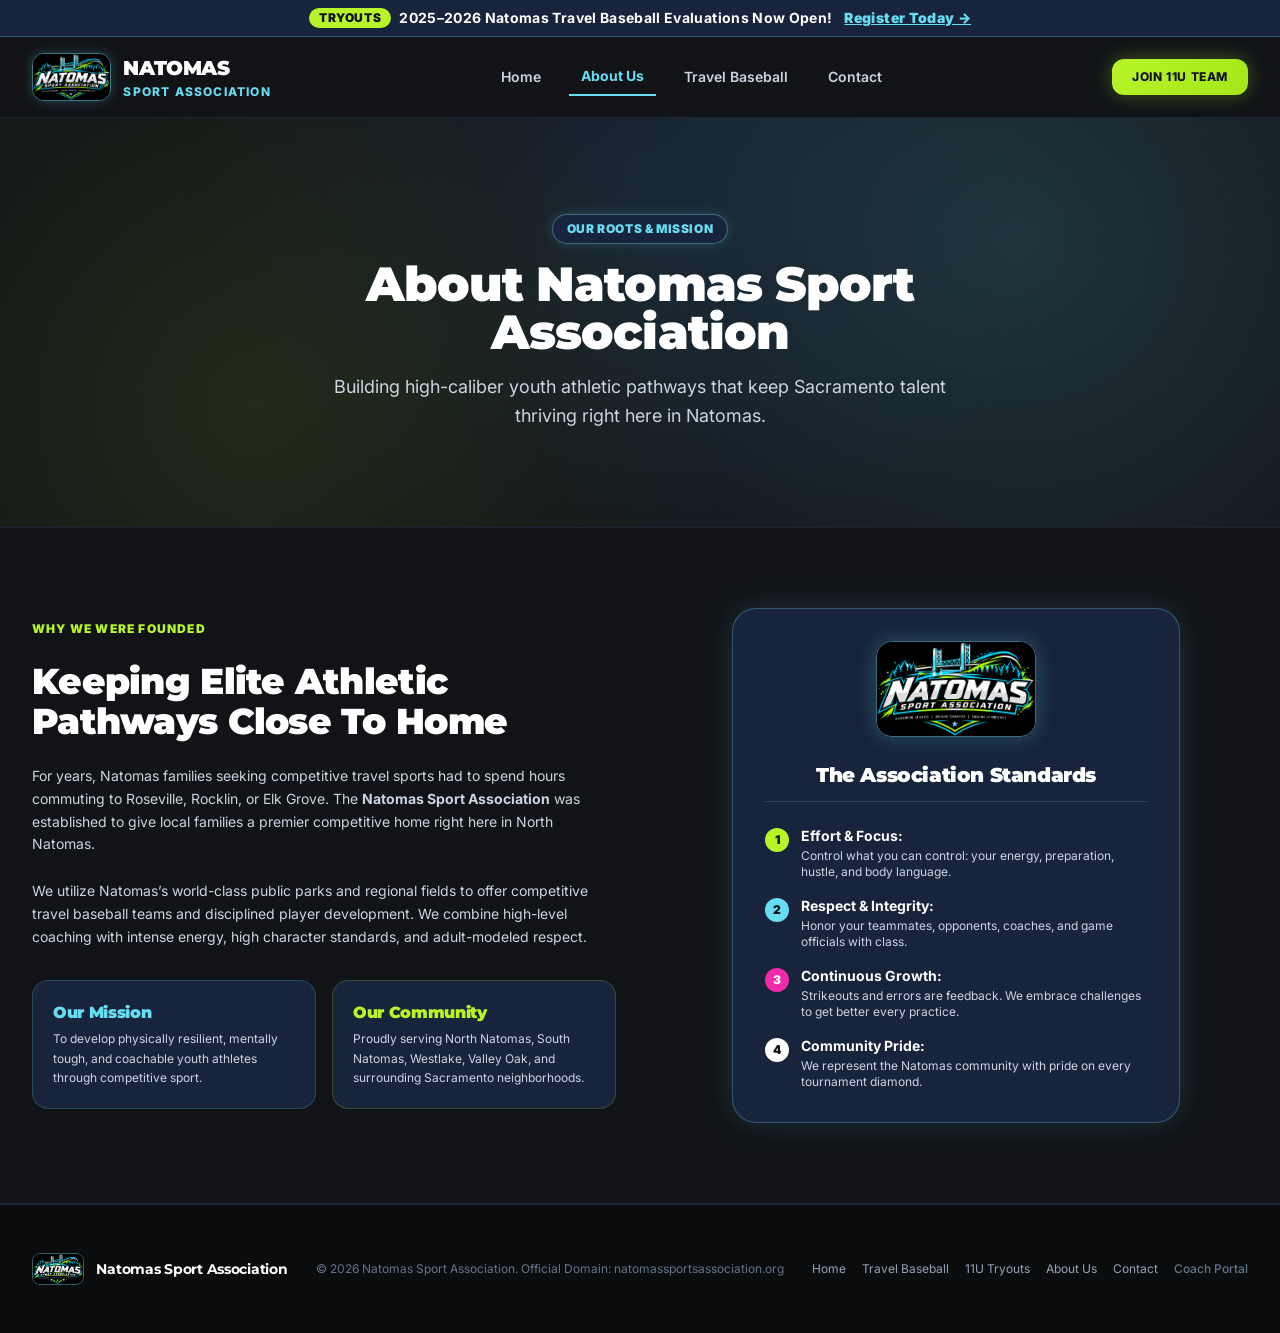
<file: about.html>
<!DOCTYPE html>
<html lang="en" class="scroll-smooth">

<head>
  <meta charset="UTF-8">
  <meta name="viewport" content="width=device-width, initial-scale=1.0">
  <title>About Us | Natomas Sport Association | Sacramento, CA</title>
  <meta name="description"
    content="Learn about Natomas Sport Association, our mission, coaching standards, community values, and competitive pathways for youth athletes in Natomas, Sacramento.">

  <!-- Favicon & Icons -->
  <link rel="icon" type="image/png" sizes="192x192" href="assets/images/favicon-192x192.png?v=4">
  <link rel="icon" type="image/png" sizes="96x96" href="assets/images/favicon-96x96.png?v=4">
  <link rel="icon" type="image/png" sizes="48x48" href="assets/images/favicon-48x48.png?v=4">
  <link rel="icon" type="image/png" sizes="32x32" href="assets/images/favicon-32x32.png?v=4">
  <link rel="icon" type="image/png" sizes="16x16" href="assets/images/favicon-16x16.png?v=4">
  <link rel="icon" href="/favicon.ico?v=4">
  <link rel="apple-touch-icon" href="assets/images/favicon-192x192.png?v=4">

  <!-- Meta Image & Open Graph Tags -->
  <meta name="image" content="https://natomassportsassociation.org/assets/images/nsa-logo-light.png">
  <meta property="og:title" content="About Us | Natomas Sport Association | Sacramento, CA">
  <meta property="og:description"
    content="Learn about Natomas Sport Association, our mission, coaching standards, community values, and competitive pathways for youth athletes in Natomas, Sacramento.">
  <meta property="og:image" content="https://natomassportsassociation.org/assets/images/nsa-logo-light.png">
  <meta property="og:image:secure_url" content="https://natomassportsassociation.org/assets/images/nsa-logo-light.png">
  <meta property="og:image:type" content="image/png">
  <meta property="og:image:alt" content="Natomas Sport Association Logo">
  <meta property="og:url" content="https://natomassportsassociation.org/about">
  <meta property="og:type" content="website">

  <!-- Twitter Card Tags -->
  <meta name="twitter:card" content="summary_large_image">
  <meta name="twitter:title" content="About Us | Natomas Sport Association">
  <meta name="twitter:description"
    content="Learn about Natomas Sport Association, our mission, coaching standards, and community values.">
  <meta name="twitter:image" content="https://natomassportsassociation.org/assets/images/nsa-logo-light.png">

  <!-- Tailwind CSS (Compiled Production Build) -->
  <link rel="stylesheet" href="assets/css/tailwind.min.css">
  <link rel="stylesheet" href="assets/css/style.css">
</head>

<body
  class="bg-[#111317] text-slate-100 min-h-screen flex flex-col font-sans selection:bg-[#B7F52A] selection:text-[#111317] relative">

  <!-- TOP ALERT BANNER (Midnight Navy with Ice Blue & Lime Accents) -->
  <div
    class="bg-[#17243B] border-b border-[#67DDF2]/30 text-slate-100 text-xs md:text-sm py-2 px-4 text-center tracking-wide">
    <div class="max-w-7xl mx-auto flex items-center justify-center flex-wrap gap-2">
      <span
        class="inline-block px-2.5 py-0.5 bg-[#B7F52A] text-[#111317] rounded-full text-xs font-black uppercase tracking-wider">Tryouts</span>
      <span class="font-bold text-white">2025–2026 Natomas Travel Baseball Evaluations Now Open!</span>
      <a href="tryouts"
        class="text-[#67DDF2] hover:text-[#B7F52A] underline font-black inline-flex items-center ml-1 transition-colors">
        Register Today &rarr;
      </a>
    </div>
  </div>

  <!-- NAVIGATION BAR -->
  <header id="main-nav"
    class="sticky top-0 z-50 bg-[#111317]/95 backdrop-blur border-b border-slate-800/80 transition-all duration-200">
    <div class="max-w-7xl mx-auto px-4 sm:px-6 lg:px-8">
      <div class="flex items-center justify-between h-20">

        <a href="/" class="flex items-center space-x-3 group">
          <img src="assets/images/logo-dark.png" alt="Natomas Sport Association Logo"
            class="h-11 sm:h-12 w-auto rounded-xl border border-[#67DDF2]/50 group-hover:border-[#B7F52A] transition-all duration-300 shadow-[0_0_12px_rgba(103,221,242,0.25)] flex-shrink-0 block">
          <div class="flex flex-col">
            <span
              class="font-heading text-lg md:text-xl font-black tracking-wider text-white uppercase leading-none group-hover:text-[#67DDF2] transition-colors">
              Natomas
            </span>
            <span class="text-xs font-extrabold tracking-widest text-[#67DDF2] uppercase mt-0.5">
              Sport Association
            </span>
          </div>
        </a>

        <nav class="hidden md:flex items-center space-x-1 lg:space-x-4">
          <a href="/"
            class="px-3 py-2 text-sm font-semibold text-slate-300 hover:text-[#67DDF2] transition-colors">Home</a>
          <a href="about" class="px-3 py-2 text-sm font-bold text-[#67DDF2] border-b-2 border-[#67DDF2]">About
            Us</a>
          <a href="travel-baseball"
            class="px-3 py-2 text-sm font-semibold text-slate-300 hover:text-[#67DDF2] transition-colors">Travel
            Baseball</a>
          <a href="contact"
            class="px-3 py-2 text-sm font-semibold text-slate-300 hover:text-[#67DDF2] transition-colors">Contact</a>
        </nav>

        <div class="hidden md:flex items-center space-x-4">
          <a href="tryouts" class="btn-brand-lime px-5 py-2.5 rounded-xl text-xs uppercase tracking-wider font-black">
            Join 11U Team
          </a>
        </div>

        <div class="flex md:hidden">
          <button id="mobile-menu-btn" type="button"
            class="text-slate-300 hover:text-[#67DDF2] focus:outline-none p-2 rounded-lg bg-[#17243B] border border-slate-700"
            aria-label="Toggle Navigation">
            <svg class="w-6 h-6" fill="none" stroke="currentColor" viewBox="0 0 24 24">
              <path stroke-linecap="round" stroke-linejoin="round" stroke-width="2" d="M4 6h16M4 12h16M4 18h16"></path>
            </svg>
          </button>
        </div>

      </div>
    </div>

    <!-- Mobile Dropdown Menu -->
    <div id="mobile-menu" class="hidden md:hidden bg-[#111317] border-b border-slate-800 px-4 pt-3 pb-6 space-y-2">
      <a href="/"
        class="block px-3 py-2.5 rounded-xl text-base font-medium text-slate-200 hover:bg-[#17243B] hover:text-[#67DDF2]">Home</a>
      <a href="about" class="block px-3 py-2.5 rounded-xl text-base font-bold text-[#67DDF2] bg-[#17243B]">About
        Us</a>
      <a href="travel-baseball"
        class="block px-3 py-2.5 rounded-xl text-base font-medium text-slate-200 hover:bg-[#17243B] hover:text-[#67DDF2]">Travel
        Baseball</a>
      <a href="contact"
        class="block px-3 py-2.5 rounded-xl text-base font-medium text-slate-200 hover:bg-[#17243B] hover:text-[#67DDF2]">Contact</a>
      <div class="pt-3">
        <a href="tryouts"
          class="block text-center btn-brand-lime py-3 rounded-xl text-xs uppercase tracking-wider font-black">
          Register for 11U Tryouts
        </a>
      </div>
    </div>
  </header>

  <!-- HERO -->
  <section class="relative bg-brand-mesh py-16 lg:py-24 border-b border-slate-800/80">
    <div class="absolute inset-0 hero-brand-overlay pointer-events-none"></div>
    <div class="relative max-w-4xl mx-auto px-4 sm:px-6 lg:px-8 text-center space-y-4">
      <span
        class="inline-block px-3.5 py-1.5 bg-[#17243B] text-[#67DDF2] border border-[#67DDF2]/40 rounded-full text-xs font-black uppercase tracking-wider shadow-[0_0_12px_rgba(103,221,242,0.2)]">
        Our Roots &amp; Mission
      </span>
      <h1 class="font-heading text-4xl sm:text-5xl font-black text-white leading-tight">
        About Natomas Sport Association
      </h1>
      <p class="text-lg text-slate-300 leading-relaxed max-w-2xl mx-auto">
        Building high-caliber youth athletic pathways that keep Sacramento talent thriving right here in Natomas.
      </p>
    </div>
  </section>

  <!-- MISSION & VALUES -->
  <section class="py-20 bg-[#111317] border-b border-slate-800/80">
    <div class="max-w-7xl mx-auto px-4 sm:px-6 lg:px-8">
      <div class="grid grid-cols-1 lg:grid-cols-12 gap-12 items-center">

        <div class="lg:col-span-6 space-y-6">
          <p class="text-[#B7F52A] font-black uppercase tracking-widest text-xs">Why We Were Founded</p>
          <h2 class="font-heading text-3xl sm:text-4xl font-black text-white">
            Keeping Elite Athletic Pathways Close To Home
          </h2>
          <p class="text-slate-300 text-sm leading-relaxed">
            For years, Natomas families seeking competitive travel sports had to spend hours commuting to Roseville,
            Rocklin, or Elk Grove. The <strong>Natomas Sport Association</strong> was established to give local families
            a premier competitive home right here in North Natomas.
          </p>
          <p class="text-slate-300 text-sm leading-relaxed">
            We utilize Natomas’s world-class public parks and regional fields to offer competitive travel baseball teams
            and disciplined player development. We combine high-level coaching with intense energy, high character
            standards, and adult-modeled respect.
          </p>

          <div class="grid grid-cols-1 sm:grid-cols-2 gap-4 pt-2">
            <div class="p-5 bg-[#17243B] border border-[#67DDF2]/20 rounded-2xl shadow-sm">
              <h4 class="font-black text-[#67DDF2] text-base mb-1">Our Mission</h4>
              <p class="text-slate-300 text-xs leading-relaxed">To develop physically resilient, mentally tough, and
                coachable youth athletes through competitive sport.</p>
            </div>
            <div class="p-5 bg-[#17243B] border border-[#B7F52A]/20 rounded-2xl shadow-sm">
              <h4 class="font-black text-[#B7F52A] text-base mb-1">Our Community</h4>
              <p class="text-slate-300 text-xs leading-relaxed">Proudly serving North Natomas, South Natomas, Westlake,
                Valley Oak, and surrounding Sacramento neighborhoods.</p>
            </div>
          </div>
        </div>

        <div class="lg:col-span-6 flex justify-center">
          <div
            class="bg-[#17243B] border border-[#67DDF2]/30 rounded-3xl p-8 max-w-md w-full shadow-[0_0_30px_rgba(103,221,242,0.15)] space-y-6">
            <img src="assets/images/logo-dark.png" alt="Natomas Sport Association Crest"
              class="h-24 w-auto mx-auto rounded-2xl border border-[#67DDF2]/40 shadow-[0_0_20px_rgba(103,221,242,0.25)] block">
            <h3 class="font-heading text-xl font-black text-white text-center border-b border-slate-700 pb-3">The
              Association Standards</h3>

            <div class="space-y-4 text-sm">
              <div class="flex items-start space-x-3">
                <span
                  class="w-6 h-6 rounded-full bg-[#B7F52A] text-[#111317] font-black text-xs flex items-center justify-center flex-shrink-0 mt-0.5">1</span>
                <div>
                  <strong class="text-white">Effort &amp; Focus:</strong>
                  <p class="text-slate-300 text-xs mt-0.5">Control what you can control: your energy, preparation,
                    hustle, and body language.</p>
                </div>
              </div>

              <div class="flex items-start space-x-3">
                <span
                  class="w-6 h-6 rounded-full bg-[#67DDF2] text-[#111317] font-black text-xs flex items-center justify-center flex-shrink-0 mt-0.5">2</span>
                <div>
                  <strong class="text-white">Respect &amp; Integrity:</strong>
                  <p class="text-slate-300 text-xs mt-0.5">Honor your teammates, opponents, coaches, and game officials
                    with class.</p>
                </div>
              </div>

              <div class="flex items-start space-x-3">
                <span
                  class="w-6 h-6 rounded-full bg-[#F02AA8] text-white font-black text-xs flex items-center justify-center flex-shrink-0 mt-0.5">3</span>
                <div>
                  <strong class="text-white">Continuous Growth:</strong>
                  <p class="text-slate-300 text-xs mt-0.5">Strikeouts and errors are feedback. We embrace challenges to
                    get better every practice.</p>
                </div>
              </div>

              <div class="flex items-start space-x-3">
                <span
                  class="w-6 h-6 rounded-full bg-white text-[#111317] font-black text-xs flex items-center justify-center flex-shrink-0 mt-0.5">4</span>
                <div>
                  <strong class="text-white">Community Pride:</strong>
                  <p class="text-slate-300 text-xs mt-0.5">We represent the Natomas community with pride on every
                    tournament diamond.</p>
                </div>
              </div>
            </div>


          </div>
        </div>

      </div>
    </div>
  </section>

  <!-- SPONSORSHIP TIERS / COMMUNITY SUPPORT (HIDDEN) -->
  <section id="sponsors" class="hidden py-20 bg-[#0d0f14] border-b border-slate-800/80" style="display: none;"
    aria-hidden="true">
    <div class="max-w-7xl mx-auto px-4 sm:px-6 lg:px-8">
      <div class="text-center max-w-3xl mx-auto mb-16 space-y-3">
        <span class="text-[#67DDF2] font-black uppercase tracking-widest text-xs">Community Support</span>
        <h2 class="font-heading text-3xl sm:text-4xl font-black text-white">Partner With Natomas Youth Sports</h2>
        <p class="text-slate-400 text-sm">
          Sponsorships directly fund tournament entry fees, equipment, team safety gear, and player scholarships for
          local families in financial need.
        </p>
      </div>

      <div class="grid grid-cols-1 md:grid-cols-3 gap-8">

        <!-- Tier 1 -->
        <div
          class="bg-[#17243B] border border-slate-700 hover:border-[#B7F52A] p-8 rounded-3xl flex flex-col justify-between transition shadow-lg">
          <div class="space-y-4">
            <h3 class="text-xl font-bold text-white">Dugout Sponsor</h3>
            <p class="text-3xl font-black text-[#B7F52A]">$250 <span class="text-xs font-normal text-slate-400">/
                season</span></p>
            <ul class="text-xs text-slate-300 space-y-2 border-t border-slate-700 pt-4">
              <li>✓ Business logo featured on association website sponsor directory</li>
              <li>✓ Social media sponsor shout-out</li>
              <li>✓ Certificate of Community Appreciation</li>
            </ul>
          </div>
          <div class="pt-6">
            <a href="contact?subject=DugoutSponsor"
              class="block w-full py-3 text-center bg-[#111317] hover:bg-[#1a1d24] text-[#B7F52A] font-black text-xs uppercase tracking-wider rounded-xl border border-slate-700 hover:border-[#B7F52A] transition">
              Become a Sponsor
            </a>
          </div>
        </div>

        <!-- Tier 2 (Featured) -->
        <div
          class="bg-[#17243B] border-2 border-[#67DDF2] p-8 rounded-3xl flex flex-col justify-between shadow-[0_0_25px_rgba(103,221,242,0.2)] relative">
          <div
            class="absolute -top-3 left-1/2 -translate-x-1/2 bg-[#67DDF2] text-[#111317] px-3.5 py-0.5 rounded-full text-xs font-black uppercase tracking-wider">
            Best Value
          </div>
          <div class="space-y-4 pt-2">
            <h3 class="text-xl font-bold text-white">All-Star Partner</h3>
            <p class="text-3xl font-black text-[#67DDF2]">$600 <span class="text-xs font-normal text-slate-400">/
                season</span></p>
            <ul class="text-xs text-slate-300 space-y-2 border-t border-slate-700 pt-4">
              <li>✓ Company logo on custom team dugout tournament banners</li>
              <li>✓ Premium logo link on association homepage &amp; communications</li>
              <li>✓ 3x Social media business spotlights during tournament weekends</li>
              <li>✓ Official team plaque for your storefront / office</li>
            </ul>
          </div>
          <div class="pt-6">
            <a href="contact?subject=AllStarPartner"
              class="block w-full py-3 text-center btn-brand-ice text-xs uppercase tracking-wider rounded-xl font-black shadow-md">
              Become an All-Star Partner
            </a>
          </div>
        </div>

        <!-- Tier 3 -->
        <div
          class="bg-[#17243B] border border-slate-700 hover:border-[#F02AA8] p-8 rounded-3xl flex flex-col justify-between transition shadow-lg">
          <div class="space-y-4">
            <h3 class="text-xl font-bold text-white">Grand Slam Title Sponsor</h3>
            <p class="text-3xl font-black text-[#F02AA8]">$1,200+ <span class="text-xs font-normal text-slate-400">/
                year</span></p>
            <ul class="text-xs text-slate-300 space-y-2 border-t border-slate-700 pt-4">
              <li>✓ Logo patch placement on team jerseys / practice gear</li>
              <li>✓ Title placement on all team tournament communications</li>
              <li>✓ Full-page feature on association sponsor directory</li>
              <li>✓ Player scholarship named in honor of your business</li>
            </ul>
          </div>
          <div class="pt-6">
            <a href="contact?subject=GrandSlamSponsor"
              class="block w-full py-3 text-center btn-brand-pink text-xs uppercase tracking-wider rounded-xl font-black shadow-md">
              Partner With Us
            </a>
          </div>
        </div>

      </div>
    </div>
  </section>

  <!-- FOOTER -->
  <footer class="bg-[#0b0c0e] text-slate-400 text-sm pt-12 pb-12 border-t border-slate-800">
    <div class="max-w-7xl mx-auto px-4 sm:px-6 lg:px-8 flex flex-col sm:flex-row items-center justify-between gap-4">
      <div class="flex items-center space-x-3">
        <img src="assets/images/logo-dark.png" alt="Natomas Sport Association Logo"
          class="h-8 w-auto rounded-lg border border-[#67DDF2]/40 flex-shrink-0 block">
        <span class="font-heading text-sm font-bold text-white">Natomas Sport Association</span>
      </div>
      <p class="text-xs text-slate-500">&copy; <span class="current-year">2026</span> Natomas Sport Association.
        Official Domain: natomassportsassociation.org</p>
      <div class="flex space-x-4 text-xs">
        <a href="/" class="hover:text-white">Home</a>
        <a href="travel-baseball" class="hover:text-white">Travel Baseball</a>
        <a href="tryouts" class="hover:text-white">11U Tryouts</a>
        <a href="about" class="hover:text-white">About Us</a>
        <a href="contact" class="hover:text-white">Contact</a>
        <a href="admin" class="text-slate-500 hover:text-[#67DDF2] transition-colors font-medium">Coach Portal</a>
      </div>
    </div>
  </footer>

  <script src="assets/js/main.js"></script>
</body>

</html>
</file>
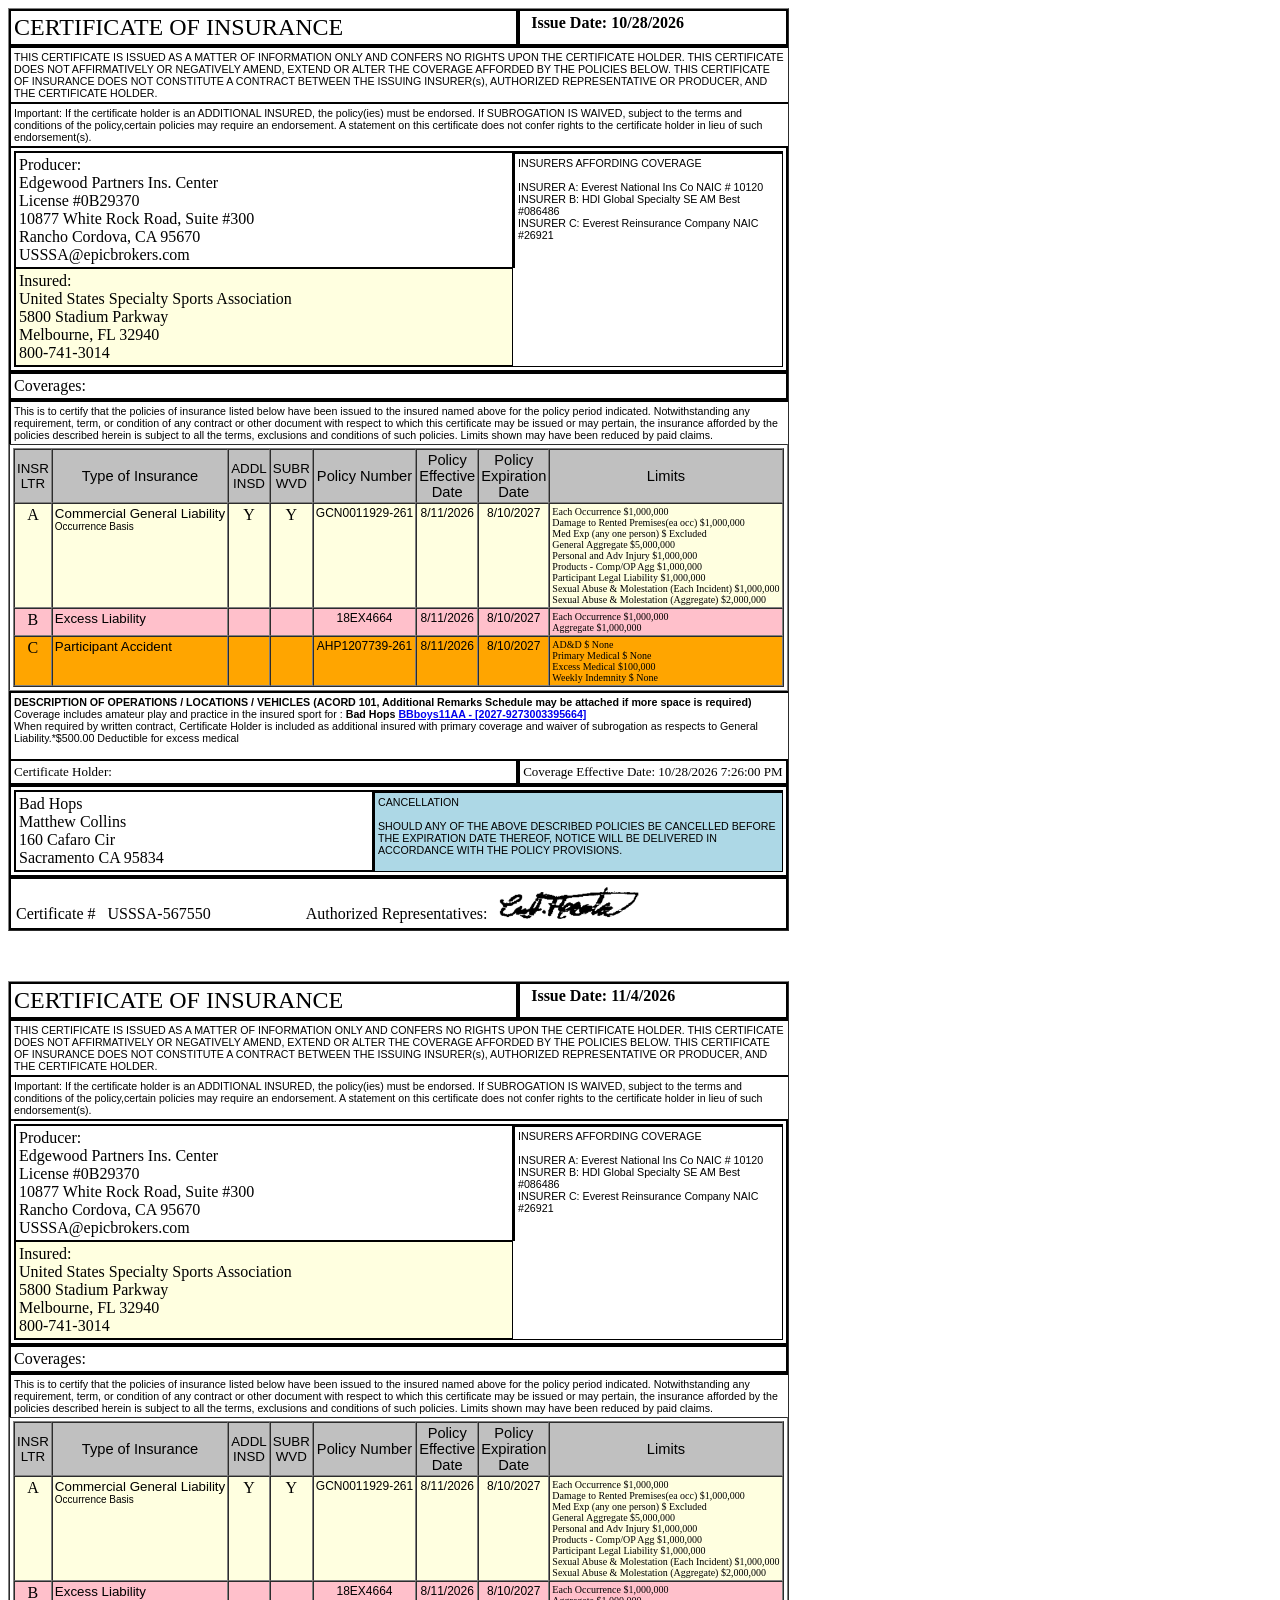
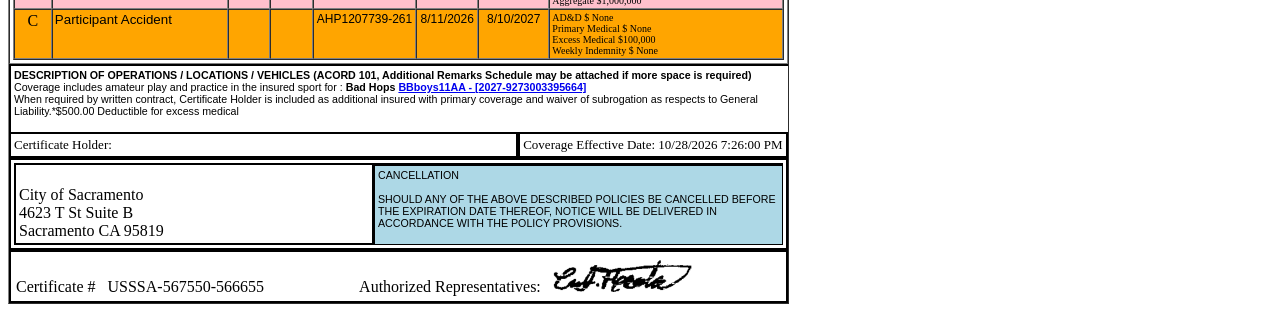
<file: Bad_Hops_Insurance_Doc_w_CitySac.htm>
<!-- saved from url=(0085)https://web.usssa.com/sports/IC.asp?Seqno=58FDE46F-778B-4635-B26D-C98740613115&Cert=0 -->
<html><head><meta http-equiv="Content-Type" content="text/html; charset=windows-1252"><style>
<!--
.pageBreak {
	page-break-before: always;
}
.xSize8 {font-size:8.0pt;font-family:Arial, sans-serif;}
.xSize9 {font-size:9.0pt;font-family:Arial, sans-serif;}
.xSize10 {font-size:10.0pt;font-family:Arial, sans-serif;}
.xSize11 {font-size:11.0pt;font-family:Arial, sans-serif;}
.xSize12 {font-size:12.0pt;font-family:Arial, sans-serif;}
.xKB8
	{
	font-size:8.0pt;
	font-family:Arial, sans-serif;
	vertical-align:top;
	border-top:1.5pt solid black;
	border-right:none;
	border-bottom:none;
	border-left:1.5pt solid black;
	}
.xKellyBorder
	{
	vertical-align:top;
	border-top:1.5pt solid black;
	border-right:1.5pt solid black;
	border-bottom:1.5pt solid black;
	border-left:1.5pt solid black;}
	-->
</style><style>
  .font-analyzer-highlight {
    background-color: rgba(255, 235, 59, 0.3) !important;
    outline: 2px dashed rgba(255, 193, 7, 0.8) !important;
  }
</style></head><body>
<table border="1" cellspacing="0" cellpadding="3" width="750"><tbody><tr><td class="xKellyBorder" width="500"><font size="5">CERTIFICATE OF INSURANCE</font></td><td class="xKellyBorder"><b>&nbsp;&nbsp;Issue Date: 10/28/2026</b></td></tr><tr height="18" height:13.2pt'=""><td colspan="2" class="xKB8">  THIS CERTIFICATE IS ISSUED AS A MATTER OF INFORMATION ONLY AND CONFERS NO RIGHTS UPON THE CERTIFICATE HOLDER. THIS CERTIFICATE DOES NOT AFFIRMATIVELY OR NEGATIVELY AMEND, EXTEND OR ALTER THE COVERAGE AFFORDED BY THE POLICIES BELOW. THIS CERTIFICATE OF INSURANCE DOES NOT CONSTITUTE A CONTRACT BETWEEN THE ISSUING INSURER(s), AUTHORIZED REPRESENTATIVE OR PRODUCER, AND THE CERTIFICATE HOLDER.</td></tr><tr height="18" height:13.2pt'=""><td colspan="2" class="xKB8">Important: If the certificate holder is an ADDITIONAL INSURED, the policy(ies) must be endorsed.  If SUBROGATION IS WAIVED, subject to the terms and conditions of the policy,certain policies may require an endorsement.  A statement on this certificate does not confer rights to the certificate holder in lieu of such endorsement(s).</td></tr><tr><td class="xKellyBorder" colspan="2"><table border="1" bordercolor="black" cellspacing="0" cellpadding="3"><tbody><tr><td width="490" valign="top">Producer:<br>Edgewood Partners Ins. Center<br>License #0B29370<br>10877 White Rock Road, Suite #300<br>Rancho Cordova, CA 95670<br>USSSA@epicbrokers.com</td><td valign="top" class="xKB8">INSURERS AFFORDING COVERAGE<br><br>INSURER A: Everest National Ins Co NAIC # 10120<br>INSURER B: HDI Global Specialty SE AM Best #086486<br>INSURER C: Everest Reinsurance Company NAIC #26921<br></td></tr><tr><td width="350" valign="top" bgcolor="lightyellow">Insured:<br>United States Specialty Sports Association<br>5800 Stadium Parkway<br>Melbourne, FL 32940<br>800-741-3014</td></tr></tbody></table></td></tr><tr><td class="xKellyBorder" colspan="2"><font size="3">Coverages:</font></td></tr><tr height="18" height:13.2pt'=""><td colspan="2" class="xKB8">This is to certify that the policies of insurance listed below have been issued to the insured named above for the policy period indicated.  Notwithstanding any requirement, term, or condition of any contract or other document with respect to which this certificate may be issued or may pertain, the insurance afforded by the policies described herein is subject to all the terms, exclusions and conditions of such policies. Limits shown may have been reduced by paid claims.</td></tr><tr><td colspan="2"><table border="1" cellspacing="0" cellpadding="2" bgcolor="black"><tbody><tr bgcolor="silver"><td align="center" class="xSize10" nowrap="">INSR<br>LTR</td><td align="center" class="xSize11" nowrap="">Type of Insurance</td><td align="center" class="xSize10" nowrap="">ADDL<br>INSD</td><td align="center" class="xSize10" nowrap="">SUBR<br>WVD</td><td align="center" class="xSize11" nowrap="">Policy Number</td><td align="center" class="xSize11" nowrap="">Policy<br>Effective<br>Date</td><td align="center" class="xSize11" nowrap="">Policy<br>Expiration<br>Date</td><td align="center" class="xSize11" nowrap="">Limits</td></tr><tr bgcolor="lightyellow"><td valign="top" align="center" nowrap="">A</td><td align="left" valign="top" class="xSize10" nowrap="">Commercial General Liability<br><font size="1">Occurrence Basis</font></td><td align="center" valign="top" nowrap="">Y</td><td align="center" valign="top" nowrap="">Y</td><td align="center" class="xSize9" valign="top" nowrap="">GCN0011929-261      </td><td align="center" class="xSize9" valign="top" nowrap="">8/11/2026</td><td align="center" class="xSize9" valign="top" nowrap="">8/10/2027</td><td align="left" valign="top" nowrap=""><font size="1">Each Occurrence  $1,000,000</font><br><font size="1">Damage to Rented Premises(ea occ) $1,000,000 </font><br><font size="1">Med Exp (any one person) $ Excluded </font><br><font size="1">General Aggregate $5,000,000</font><br><font size="1">Personal and Adv Injury $1,000,000</font><br><font size="1">Products - Comp/OP Agg $1,000,000 </font><br><font size="1">Participant Legal Liability $1,000,000 </font><br><font size="1">Sexual Abuse &amp; Molestation (Each Incident) $1,000,000 </font><br><font size="1">Sexual Abuse &amp; Molestation (Aggregate) $2,000,000 </font></td></tr><tr bgcolor="pink"><td valign="top" align="center" nowrap="">B</td><td align="left" class="xSize10" valign="top" nowrap="">Excess Liability</td><td align="center" valign="top" nowrap="">&nbsp;</td><td align="center" valign="top" nowrap="">&nbsp;</td><td align="center" class="xSize9" valign="top" nowrap="">18EX4664        </td><td align="center" class="xSize9" valign="top" nowrap="">8/11/2026</td><td align="center" class="xSize9" valign="top" nowrap="">8/10/2027</td><td align="left" valign="top" nowrap=""><font size="1">Each Occurrence  $1,000,000</font><br><font size="1">Aggregate $1,000,000</font></td></tr><tr bgcolor="orange"><td valign="top" align="center" nowrap="">C</td><td align="left" class="xSize10" valign="top" nowrap="">Participant Accident</td><td align="center" valign="top" nowrap="">&nbsp;</td><td align="center" valign="top" nowrap="">&nbsp;</td><td align="center" class="xSize9" valign="top" nowrap="">AHP1207739-261      </td><td align="center" class="xSize9" valign="top" nowrap="">8/11/2026</td><td align="center" class="xSize9" valign="top" nowrap="">8/10/2027</td><td align="left" valign="top" nowrap=""><font size="1">AD&amp;D  $ None</font><br><font size="1">Primary Medical $ None</font><br><font size="1">Excess Medical $100,000</font><br><font size="1">Weekly Indemnity $ None</font></td></tr></tbody></table></td></tr><tr height="18" height:13.2pt'=""><td colspan="2" class="xKB8"><b>DESCRIPTION OF OPERATIONS / LOCATIONS / VEHICLES (ACORD 101, Additional Remarks Schedule may be attached if more space is required)</b><br>Coverage includes amateur play and practice in the insured sport for : <b>Bad Hops <a href="https://web.usssa.com/sports/ViewTeamHistory.asp?teamid=3395664&amp;CurrentSeasonOnly=1&amp;zzaa=73">BBboys11AA - [2027-9273003395664]</a></b><br>When required by written contract, Certificate Holder is included as additional insured with primary coverage and waiver of subrogation as respects to General Liability.*$500.00 Deductible for excess medical<br><br></td></tr><tr><td class="xKellyBorder"><font size="2">Certificate Holder:</font></td><td class="xKellyBorder" nowrap=""><font size="2">Coverage Effective Date: 10/28/2026 7:26:00 PM</font></td></tr><tr><td class="xKellyBorder" colspan="2"><table border="1" bordercolor="black" cellspacing="0" cellpadding="3"><tbody><tr><td width="350" valign="top">Bad Hops <br>Matthew Collins<br>160 Cafaro Cir<br>Sacramento CA  95834<br></td><td bgcolor="lightblue" valign="top" class="xKB8">CANCELLATION<br><br>SHOULD ANY OF THE ABOVE DESCRIBED POLICIES BE CANCELLED BEFORE THE EXPIRATION DATE THEREOF, NOTICE WILL BE DELIVERED IN ACCORDANCE WITH THE POLICY PROVISIONS. </td></tr></tbody></table></td></tr><tr><td class="xKellyBorder" colspan="2" nowrap=""><table border="0" bordercolor="black" cellspacing="0" cellpadding="2"><tbody><tr><td valign="top" nowrap="" colspan="2">Certificate # &nbsp;  USSSA-567550&nbsp;&nbsp;&nbsp;&nbsp;&nbsp;&nbsp;&nbsp;&nbsp;&nbsp;&nbsp;&nbsp;&nbsp;&nbsp;&nbsp;&nbsp;&nbsp;&nbsp;&nbsp;&nbsp;&nbsp;&nbsp;&nbsp;&nbsp;&nbsp;Authorized Representatives: <img src="./Bad_Hops_Insurance_Doc_w_CitySac_files/2022InsuranceSignature.png" height="35"></td></tr></tbody></table></td></tr></tbody></table><p class="pageBreak">&nbsp;</p><table border="1" cellspacing="0" cellpadding="3" width="750"><tbody><tr><td class="xKellyBorder" width="500"><font size="5">CERTIFICATE OF INSURANCE</font></td><td class="xKellyBorder"><b>&nbsp;&nbsp;Issue Date: 11/4/2026</b></td></tr><tr height="18" height:13.2pt'=""><td colspan="2" class="xKB8">  THIS CERTIFICATE IS ISSUED AS A MATTER OF INFORMATION ONLY AND CONFERS NO RIGHTS UPON THE CERTIFICATE HOLDER. THIS CERTIFICATE DOES NOT AFFIRMATIVELY OR NEGATIVELY AMEND, EXTEND OR ALTER THE COVERAGE AFFORDED BY THE POLICIES BELOW. THIS CERTIFICATE OF INSURANCE DOES NOT CONSTITUTE A CONTRACT BETWEEN THE ISSUING INSURER(s), AUTHORIZED REPRESENTATIVE OR PRODUCER, AND THE CERTIFICATE HOLDER.</td></tr><tr height="18" height:13.2pt'=""><td colspan="2" class="xKB8">Important: If the certificate holder is an ADDITIONAL INSURED, the policy(ies) must be endorsed.  If SUBROGATION IS WAIVED, subject to the terms and conditions of the policy,certain policies may require an endorsement.  A statement on this certificate does not confer rights to the certificate holder in lieu of such endorsement(s).</td></tr><tr><td class="xKellyBorder" colspan="2"><table border="1" bordercolor="black" cellspacing="0" cellpadding="3"><tbody><tr><td width="490" valign="top">Producer:<br>Edgewood Partners Ins. Center<br>License #0B29370<br>10877 White Rock Road, Suite #300<br>Rancho Cordova, CA 95670<br>USSSA@epicbrokers.com</td><td valign="top" class="xKB8">INSURERS AFFORDING COVERAGE<br><br>INSURER A: Everest National Ins Co NAIC # 10120<br>INSURER B: HDI Global Specialty SE AM Best #086486<br>INSURER C: Everest Reinsurance Company NAIC #26921<br></td></tr><tr><td width="350" valign="top" bgcolor="lightyellow">Insured:<br>United States Specialty Sports Association<br>5800 Stadium Parkway<br>Melbourne, FL 32940<br>800-741-3014</td></tr></tbody></table></td></tr><tr><td class="xKellyBorder" colspan="2"><font size="3">Coverages:</font></td></tr><tr height="18" height:13.2pt'=""><td colspan="2" class="xKB8">This is to certify that the policies of insurance listed below have been issued to the insured named above for the policy period indicated.  Notwithstanding any requirement, term, or condition of any contract or other document with respect to which this certificate may be issued or may pertain, the insurance afforded by the policies described herein is subject to all the terms, exclusions and conditions of such policies. Limits shown may have been reduced by paid claims.</td></tr><tr><td colspan="2"><table border="1" cellspacing="0" cellpadding="2" bgcolor="black"><tbody><tr bgcolor="silver"><td align="center" class="xSize10" nowrap="">INSR<br>LTR</td><td align="center" class="xSize11" nowrap="">Type of Insurance</td><td align="center" class="xSize10" nowrap="">ADDL<br>INSD</td><td align="center" class="xSize10" nowrap="">SUBR<br>WVD</td><td align="center" class="xSize11" nowrap="">Policy Number</td><td align="center" class="xSize11" nowrap="">Policy<br>Effective<br>Date</td><td align="center" class="xSize11" nowrap="">Policy<br>Expiration<br>Date</td><td align="center" class="xSize11" nowrap="">Limits</td></tr><tr bgcolor="lightyellow"><td valign="top" align="center" nowrap="">A</td><td align="left" valign="top" class="xSize10" nowrap="">Commercial General Liability<br><font size="1">Occurrence Basis</font></td><td align="center" valign="top" nowrap="">Y</td><td align="center" valign="top" nowrap="">Y</td><td align="center" class="xSize9" valign="top" nowrap="">GCN0011929-261      </td><td align="center" class="xSize9" valign="top" nowrap="">8/11/2026</td><td align="center" class="xSize9" valign="top" nowrap="">8/10/2027</td><td align="left" valign="top" nowrap=""><font size="1">Each Occurrence  $1,000,000</font><br><font size="1">Damage to Rented Premises(ea occ) $1,000,000 </font><br><font size="1">Med Exp (any one person) $ Excluded </font><br><font size="1">General Aggregate $5,000,000</font><br><font size="1">Personal and Adv Injury $1,000,000</font><br><font size="1">Products - Comp/OP Agg $1,000,000 </font><br><font size="1">Participant Legal Liability $1,000,000 </font><br><font size="1">Sexual Abuse &amp; Molestation (Each Incident) $1,000,000 </font><br><font size="1">Sexual Abuse &amp; Molestation (Aggregate) $2,000,000 </font></td></tr><tr bgcolor="pink"><td valign="top" align="center" nowrap="">B</td><td align="left" class="xSize10" valign="top" nowrap="">Excess Liability</td><td align="center" valign="top" nowrap="">&nbsp;</td><td align="center" valign="top" nowrap="">&nbsp;</td><td align="center" class="xSize9" valign="top" nowrap="">18EX4664        </td><td align="center" class="xSize9" valign="top" nowrap="">8/11/2026</td><td align="center" class="xSize9" valign="top" nowrap="">8/10/2027</td><td align="left" valign="top" nowrap=""><font size="1">Each Occurrence  $1,000,000</font><br><font size="1">Aggregate $1,000,000</font></td></tr><tr bgcolor="orange"><td valign="top" align="center" nowrap="">C</td><td align="left" class="xSize10" valign="top" nowrap="">Participant Accident</td><td align="center" valign="top" nowrap="">&nbsp;</td><td align="center" valign="top" nowrap="">&nbsp;</td><td align="center" class="xSize9" valign="top" nowrap="">AHP1207739-261      </td><td align="center" class="xSize9" valign="top" nowrap="">8/11/2026</td><td align="center" class="xSize9" valign="top" nowrap="">8/10/2027</td><td align="left" valign="top" nowrap=""><font size="1">AD&amp;D  $ None</font><br><font size="1">Primary Medical $ None</font><br><font size="1">Excess Medical $100,000</font><br><font size="1">Weekly Indemnity $ None</font></td></tr></tbody></table></td></tr><tr height="18" height:13.2pt'=""><td colspan="2" class="xKB8"><b>DESCRIPTION OF OPERATIONS / LOCATIONS / VEHICLES (ACORD 101, Additional Remarks Schedule may be attached if more space is required)</b><br>Coverage includes amateur play and practice in the insured sport for : <b>Bad Hops <a href="https://web.usssa.com/sports/ViewTeamHistory.asp?teamid=3395664&amp;CurrentSeasonOnly=1&amp;zzaa=73">BBboys11AA - [2027-9273003395664]</a></b><br>When required by written contract, Certificate Holder is included as additional insured with primary coverage and waiver of subrogation as respects to General Liability.*$500.00 Deductible for excess medical<br><br></td></tr><tr><td class="xKellyBorder"><font size="2">Certificate Holder:</font></td><td class="xKellyBorder" nowrap=""><font size="2">Coverage Effective Date: 10/28/2026 7:26:00 PM</font></td></tr><tr><td class="xKellyBorder" colspan="2"><table border="1" bordercolor="black" cellspacing="0" cellpadding="3"><tbody><tr><td width="350" valign="top"> <br>City of Sacramento                                                                                                                                               <br>4623 T St Suite B<br>Sacramento CA  95819<br> </td><td bgcolor="lightblue" valign="top" class="xKB8">CANCELLATION<br><br>SHOULD ANY OF THE ABOVE DESCRIBED POLICIES BE CANCELLED BEFORE THE EXPIRATION DATE THEREOF, NOTICE WILL BE DELIVERED IN ACCORDANCE WITH THE POLICY PROVISIONS. </td></tr></tbody></table></td></tr><tr><td class="xKellyBorder" colspan="2" nowrap=""><table border="0" bordercolor="black" cellspacing="0" cellpadding="2"><tbody><tr><td valign="top" nowrap="" colspan="2">Certificate # &nbsp;  USSSA-567550-566655&nbsp;&nbsp;&nbsp;&nbsp;&nbsp;&nbsp;&nbsp;&nbsp;&nbsp;&nbsp;&nbsp;&nbsp;&nbsp;&nbsp;&nbsp;&nbsp;&nbsp;&nbsp;&nbsp;&nbsp;&nbsp;&nbsp;&nbsp;&nbsp;Authorized Representatives: <img src="./Bad_Hops_Insurance_Doc_w_CitySac_files/2022InsuranceSignature.png" height="35"></td></tr></tbody></table></td></tr></tbody></table>


</body></html>
</file>
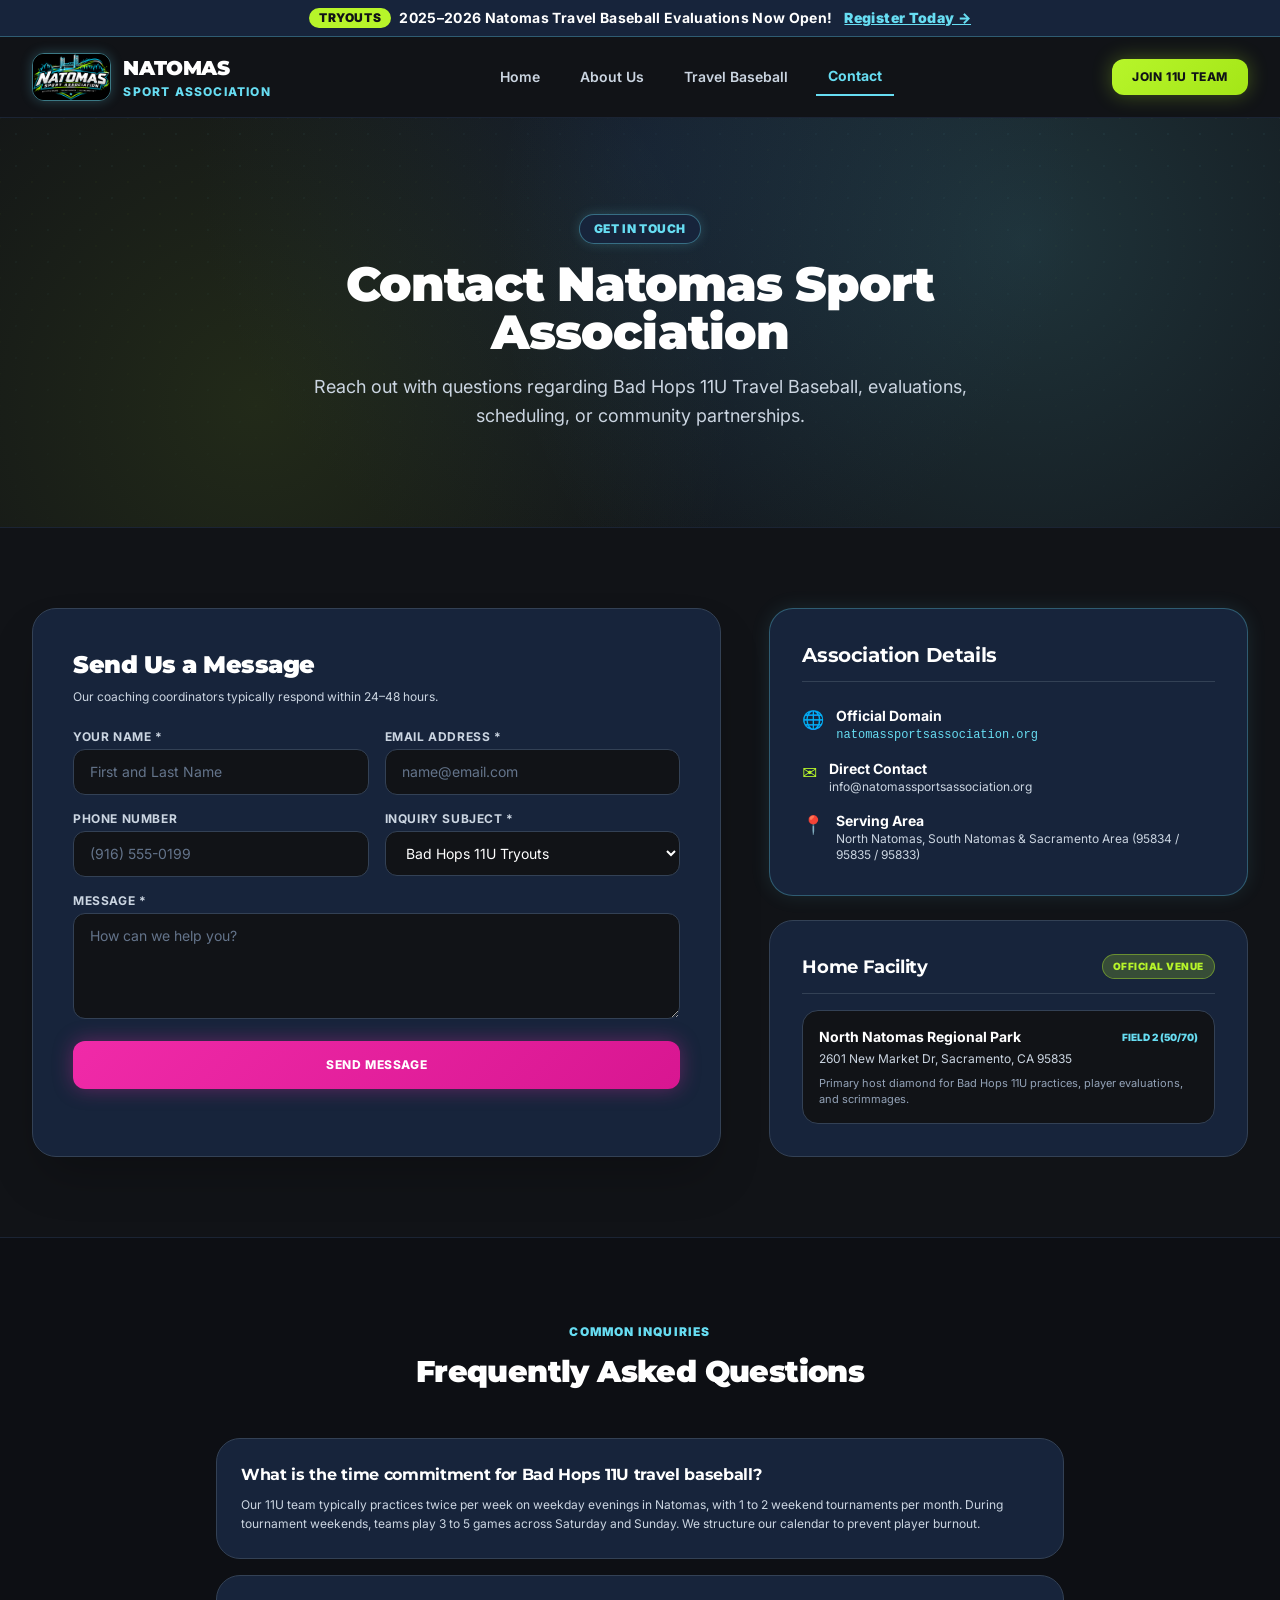
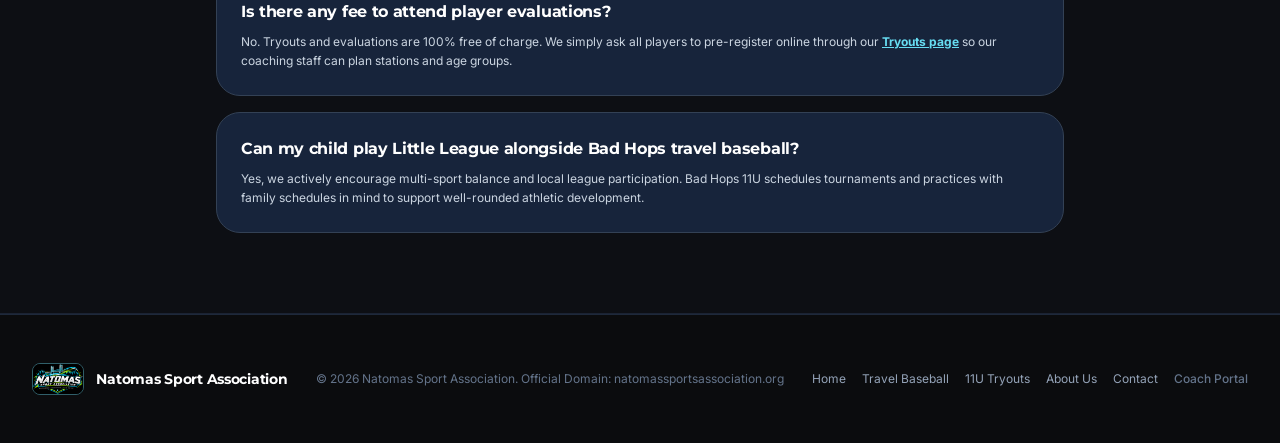
<file: contact.html>
<!DOCTYPE html>
<html lang="en" class="scroll-smooth">

<head>
  <meta charset="UTF-8">
  <meta name="viewport" content="width=device-width, initial-scale=1.0">
  <title>Contact Us | Natomas Sport Association | Sacramento, CA</title>
  <meta name="description"
    content="Get in touch with Natomas Sport Association. Questions about Bad Hops 11U Travel Baseball, player evaluations, schedules, sponsorships, or facility locations.">

  <!-- Favicon & Icons -->
  <link rel="icon" type="image/png" sizes="192x192" href="assets/images/favicon-192x192.png?v=4">
  <link rel="icon" type="image/png" sizes="96x96" href="assets/images/favicon-96x96.png?v=4">
  <link rel="icon" type="image/png" sizes="48x48" href="assets/images/favicon-48x48.png?v=4">
  <link rel="icon" type="image/png" sizes="32x32" href="assets/images/favicon-32x32.png?v=4">
  <link rel="icon" type="image/png" sizes="16x16" href="assets/images/favicon-16x16.png?v=4">
  <link rel="icon" href="/favicon.ico?v=4">
  <link rel="apple-touch-icon" href="assets/images/favicon-192x192.png?v=4">

  <!-- Meta Image & Open Graph Tags -->
  <meta name="image" content="https://natomassportsassociation.org/assets/images/nsa-logo-light.png">
  <meta property="og:title" content="Contact Us | Natomas Sport Association | Sacramento, CA">
  <meta property="og:description"
    content="Get in touch with Natomas Sport Association. Questions about Bad Hops 11U Travel Baseball, player evaluations, schedules, sponsorships, or facility locations.">
  <meta property="og:image" content="https://natomassportsassociation.org/assets/images/nsa-logo-light.png">
  <meta property="og:image:secure_url" content="https://natomassportsassociation.org/assets/images/nsa-logo-light.png">
  <meta property="og:image:type" content="image/png">
  <meta property="og:image:alt" content="Natomas Sport Association Logo">
  <meta property="og:url" content="https://natomassportsassociation.org/contact">
  <meta property="og:type" content="website">

  <!-- Twitter Card Tags -->
  <meta name="twitter:card" content="summary_large_image">
  <meta name="twitter:title" content="Contact Us | Natomas Sport Association">
  <meta name="twitter:description" content="Get in touch with Natomas Sport Association in Sacramento, CA.">
  <meta name="twitter:image" content="https://natomassportsassociation.org/assets/images/nsa-logo-light.png">

  <!-- Tailwind CSS (Compiled Production Build) -->
  <link rel="stylesheet" href="assets/css/tailwind.min.css">
  <link rel="stylesheet" href="assets/css/style.css">
</head>

<body
  class="bg-[#111317] text-slate-100 min-h-screen flex flex-col font-sans selection:bg-[#B7F52A] selection:text-[#111317] relative">

  <!-- TOP ALERT BANNER (Midnight Navy with Ice Blue & Lime Accents) -->
  <div
    class="bg-[#17243B] border-b border-[#67DDF2]/30 text-slate-100 text-xs md:text-sm py-2 px-4 text-center tracking-wide">
    <div class="max-w-7xl mx-auto flex items-center justify-center flex-wrap gap-2">
      <span
        class="inline-block px-2.5 py-0.5 bg-[#B7F52A] text-[#111317] rounded-full text-xs font-black uppercase tracking-wider">Tryouts</span>
      <span class="font-bold text-white">2025–2026 Natomas Travel Baseball Evaluations Now Open!</span>
      <a href="tryouts"
        class="text-[#67DDF2] hover:text-[#B7F52A] underline font-black inline-flex items-center ml-1 transition-colors">
        Register Today &rarr;
      </a>
    </div>
  </div>

  <!-- NAVIGATION BAR -->
  <header id="main-nav"
    class="sticky top-0 z-50 bg-[#111317]/95 backdrop-blur border-b border-slate-800/80 transition-all duration-200">
    <div class="max-w-7xl mx-auto px-4 sm:px-6 lg:px-8">
      <div class="flex items-center justify-between h-20">

        <a href="/" class="flex items-center space-x-3 group">
          <img src="assets/images/logo-dark.png" alt="Natomas Sport Association Logo"
            class="h-11 sm:h-12 w-auto rounded-xl border border-[#67DDF2]/50 group-hover:border-[#B7F52A] transition-all duration-300 shadow-[0_0_12px_rgba(103,221,242,0.25)] flex-shrink-0 block">
          <div class="flex flex-col">
            <span
              class="font-heading text-lg md:text-xl font-black tracking-wider text-white uppercase leading-none group-hover:text-[#67DDF2] transition-colors">
              Natomas
            </span>
            <span class="text-xs font-extrabold tracking-widest text-[#67DDF2] uppercase mt-0.5">
              Sport Association
            </span>
          </div>
        </a>

        <nav class="hidden md:flex items-center space-x-1 lg:space-x-4">
          <a href="/"
            class="px-3 py-2 text-sm font-semibold text-slate-300 hover:text-[#67DDF2] transition-colors">Home</a>
          <a href="about"
            class="px-3 py-2 text-sm font-semibold text-slate-300 hover:text-[#67DDF2] transition-colors">About Us</a>
          <a href="travel-baseball"
            class="px-3 py-2 text-sm font-semibold text-slate-300 hover:text-[#67DDF2] transition-colors">Travel
            Baseball</a>
          <a href="contact" class="px-3 py-2 text-sm font-bold text-[#67DDF2] border-b-2 border-[#67DDF2]">Contact</a>
        </nav>

        <div class="hidden md:flex items-center space-x-4">
          <a href="tryouts" class="btn-brand-lime px-5 py-2.5 rounded-xl text-xs uppercase tracking-wider font-black">
            Join 11U Team
          </a>
        </div>

        <div class="flex md:hidden">
          <button id="mobile-menu-btn" type="button"
            class="text-slate-300 hover:text-[#67DDF2] focus:outline-none p-2 rounded-lg bg-[#17243B]"
            aria-label="Toggle Navigation">
            <svg class="w-6 h-6" fill="none" stroke="currentColor" viewBox="0 0 24 24">
              <path stroke-linecap="round" stroke-linejoin="round" stroke-width="2" d="M4 6h16M4 12h16M4 18h16"></path>
            </svg>
          </button>
        </div>

      </div>
    </div>

    <!-- Mobile Dropdown Menu -->
    <div id="mobile-menu" class="hidden md:hidden bg-[#111317] border-b border-slate-800 px-4 pt-3 pb-6 space-y-2">
      <a href="/"
        class="block px-3 py-2.5 rounded-xl text-base font-medium text-slate-200 hover:bg-[#17243B] hover:text-[#67DDF2]">Home</a>
      <a href="about"
        class="block px-3 py-2.5 rounded-xl text-base font-medium text-slate-200 hover:bg-[#17243B] hover:text-[#67DDF2]">About
        Us</a>
      <a href="travel-baseball"
        class="block px-3 py-2.5 rounded-xl text-base font-medium text-slate-200 hover:bg-[#17243B] hover:text-[#67DDF2]">Travel
        Baseball</a>
      <a href="contact" class="block px-3 py-2.5 rounded-xl text-base font-bold text-[#67DDF2] bg-[#17243B]">Contact</a>
      <div class="pt-3">
        <a href="tryouts"
          class="block text-center btn-brand-lime py-3 rounded-xl text-xs uppercase tracking-wider font-black">
          Register for 11U Tryouts
        </a>
      </div>
    </div>
  </header>

  <!-- HERO -->
  <section class="relative bg-brand-mesh py-16 lg:py-24 border-b border-slate-800/80">
    <div class="absolute inset-0 hero-brand-overlay pointer-events-none"></div>
    <div class="relative max-w-4xl mx-auto px-4 sm:px-6 lg:px-8 text-center space-y-4">
      <span
        class="inline-block px-3.5 py-1.5 bg-[#17243B] text-[#67DDF2] border border-[#67DDF2]/40 rounded-full text-xs font-black uppercase tracking-wider shadow-[0_0_12px_rgba(103,221,242,0.2)]">
        Get In Touch
      </span>
      <h1 class="font-heading text-4xl sm:text-5xl font-black text-white leading-tight">
        Contact Natomas Sport Association
      </h1>
      <p class="text-lg text-slate-300 leading-relaxed max-w-2xl mx-auto">
        Reach out with questions regarding Bad Hops 11U Travel Baseball, evaluations, scheduling, or community
        partnerships.
      </p>
    </div>
  </section>

  <!-- CONTACT FORM & FIELD LOCATIONS -->
  <section class="py-20 bg-[#111317] border-b border-slate-800/80">
    <div class="max-w-7xl mx-auto px-4 sm:px-6 lg:px-8">
      <div class="grid grid-cols-1 lg:grid-cols-12 gap-12">

        <!-- Contact Form (Left) -->
        <div class="lg:col-span-7 bg-[#17243B] border border-slate-700 rounded-3xl p-8 sm:p-10 shadow-2xl">
          <div class="space-y-2 mb-6">
            <h2 class="font-heading text-2xl font-black text-white">Send Us a Message</h2>
            <p class="text-slate-300 text-xs">Our coaching coordinators typically respond within 24–48 hours.</p>
          </div>

          <div id="form-success-banner"
            class="hidden p-4 mb-6 rounded-xl bg-[#B7F52A]/15 border border-[#B7F52A]/40 text-[#B7F52A] text-sm font-semibold shadow-[0_0_15px_rgba(183,245,42,0.2)]">
            <div class="flex items-center space-x-2">
              <svg class="w-5 h-5 flex-shrink-0 text-[#B7F52A]" fill="none" stroke="currentColor" viewBox="0 0 24 24">
                <path stroke-linecap="round" stroke-linejoin="round" stroke-width="2.5" d="M5 13l4 4L19 7"></path>
              </svg>
              <span>Thank you! Your message has been sent. Natomas Sport Association will contact you shortly!</span>
            </div>
          </div>

          <form action="https://formspree.io/f/mbggpzrq" method="POST" class="space-y-4">
            <input type="hidden" name="_subject" value="New Contact Inquiry - Natomas Sport Association">
            <input type="hidden" name="_next" value="https://natomassportsassociation.org/contact.html?submitted=true">

            <div class="grid grid-cols-1 sm:grid-cols-2 gap-4">
              <div>
                <label class="block text-xs font-bold text-slate-300 uppercase tracking-wider mb-1">Your Name *</label>
                <input type="text" name="name" required placeholder="First and Last Name"
                  class="w-full px-4 py-3 rounded-xl bg-[#111317] border border-slate-700 text-white placeholder-slate-500 text-sm focus:outline-none focus:ring-2 focus:ring-[#67DDF2]">
              </div>
              <div>
                <label class="block text-xs font-bold text-slate-300 uppercase tracking-wider mb-1">Email Address
                  *</label>
                <input type="email" name="email" required placeholder="name@email.com"
                  class="w-full px-4 py-3 rounded-xl bg-[#111317] border border-slate-700 text-white placeholder-slate-500 text-sm focus:outline-none focus:ring-2 focus:ring-[#67DDF2]">
              </div>
            </div>

            <div class="grid grid-cols-1 sm:grid-cols-2 gap-4">
              <div>
                <label class="block text-xs font-bold text-slate-300 uppercase tracking-wider mb-1">Phone Number</label>
                <input type="tel" name="phone" placeholder="(916) 555-0199"
                  class="w-full px-4 py-3 rounded-xl bg-[#111317] border border-slate-700 text-white placeholder-slate-500 text-sm focus:outline-none focus:ring-2 focus:ring-[#67DDF2]">
              </div>
              <div>
                <label class="block text-xs font-bold text-slate-300 uppercase tracking-wider mb-1">Inquiry Subject
                  *</label>
                <select name="subject" required
                  class="w-full px-4 py-3 rounded-xl bg-[#111317] border border-slate-700 text-white text-sm focus:outline-none focus:ring-2 focus:ring-[#67DDF2]">
                  <option value="baseball-tryouts">Bad Hops 11U Tryouts</option>
                  <option value="private-eval">Request Private Workout</option>
                  <option value="sponsorship">Business Sponsorship / Donation</option>
                  <option value="coaching">Coaching / Volunteer Inquiries</option>
                  <option value="general">General Questions</option>
                </select>
              </div>
            </div>

            <div>
              <label class="block text-xs font-bold text-slate-300 uppercase tracking-wider mb-1">Message *</label>
              <textarea name="message" required rows="4" placeholder="How can we help you?"
                class="w-full px-4 py-3 rounded-xl bg-[#111317] border border-slate-700 text-white placeholder-slate-500 text-sm focus:outline-none focus:ring-2 focus:ring-[#67DDF2]"></textarea>
            </div>

            <button type="submit"
              class="btn-brand-pink w-full py-4 rounded-xl font-black uppercase tracking-wider text-xs shadow-lg transition-transform active:scale-[0.99]">
              Send Message
            </button>
          </form>
        </div>

        <!-- Info & Fields (Right) -->
        <div class="lg:col-span-5 space-y-6">

          <div
            class="bg-[#17243B] border border-[#67DDF2]/30 rounded-3xl p-8 space-y-6 shadow-[0_0_20px_rgba(103,221,242,0.1)]">
            <h3 class="font-heading text-xl font-bold text-white border-b border-slate-700 pb-3">Association Details
            </h3>

            <div class="space-y-4 text-xs text-slate-300">
              <div class="flex items-start space-x-3">
                <span class="text-[#67DDF2] text-lg">🌐</span>
                <div>
                  <strong class="text-white block text-sm">Official Domain</strong>
                  <span class="font-mono text-[#67DDF2]">natomassportsassociation.org</span>
                </div>
              </div>

              <div class="flex items-start space-x-3">
                <span class="text-[#B7F52A] text-lg">✉️</span>
                <div>
                  <strong class="text-white block text-sm">Direct Contact</strong>
                  <span>info@natomassportsassociation.org</span>
                </div>
              </div>

              <div class="flex items-start space-x-3">
                <span class="text-[#F02AA8] text-lg">📍</span>
                <div>
                  <strong class="text-white block text-sm">Serving Area</strong>
                  <span>North Natomas, South Natomas &amp; Sacramento Area (95834 / 95835 / 95833)</span>
                </div>
              </div>
            </div>
          </div>

          <div class="bg-[#17243B] border border-slate-700 rounded-3xl p-8 space-y-4">
            <div class="flex items-center justify-between border-b border-slate-700 pb-3">
              <h3 class="font-heading text-lg font-bold text-white">Home Facility</h3>
              <span
                class="px-2.5 py-1 rounded-full text-[10px] font-black uppercase tracking-wider bg-[#B7F52A]/20 text-[#B7F52A] border border-[#B7F52A]/40">
                Official Venue
              </span>
            </div>

            <div class="space-y-3 text-xs">
              <div class="p-4 bg-[#111317] rounded-2xl border border-slate-700 space-y-1">
                <div class="flex items-center justify-between">
                  <strong class="text-white text-sm">North Natomas Regional Park</strong>
                  <span class="text-[#67DDF2] font-black text-[10px] uppercase">Field 2 (50/70)</span>
                </div>
                <p class="text-slate-300">2601 New Market Dr, Sacramento, CA 95835</p>
                <p class="text-slate-400 text-[11px] pt-1">Primary host diamond for Bad Hops 11U practices, player
                  evaluations, and scrimmages.</p>
              </div>
            </div>
          </div>

        </div>

      </div>
    </div>
  </section>

  <!-- FAQS -->
  <section id="faq" class="py-20 bg-[#0d0f14] border-b border-slate-800/80">
    <div class="max-w-4xl mx-auto px-4 sm:px-6">

      <div class="text-center space-y-3 mb-12">
        <span class="text-[#67DDF2] font-black uppercase tracking-widest text-xs">Common Inquiries</span>
        <h2 class="font-heading text-3xl font-black text-white">Frequently Asked Questions</h2>
      </div>

      <div class="space-y-4">

        <div class="bg-[#17243B] border border-slate-700 rounded-3xl p-6">
          <h3 class="text-white font-bold text-base mb-2">What is the time commitment for Bad Hops 11U travel baseball?
          </h3>
          <p class="text-slate-300 text-xs leading-relaxed">
            Our 11U team typically practices twice per week on weekday evenings in Natomas, with 1 to 2 weekend
            tournaments per month. During tournament weekends, teams play 3 to 5 games across Saturday and Sunday. We
            structure our calendar to prevent player burnout.
          </p>
        </div>

        <div class="bg-[#17243B] border border-slate-700 rounded-3xl p-6">
          <h3 class="text-white font-bold text-base mb-2">Is there any fee to attend player evaluations?</h3>
          <p class="text-slate-300 text-xs leading-relaxed">
            No. Tryouts and evaluations are 100% free of charge. We simply ask all players to pre-register online
            through our <a href="tryouts" class="text-[#67DDF2] underline font-bold hover:text-[#B7F52A]">Tryouts
              page</a> so our coaching staff can plan stations and age groups.
          </p>
        </div>

        <div class="bg-[#17243B] border border-slate-700 rounded-3xl p-6">
          <h3 class="text-white font-bold text-base mb-2">Can my child play Little League alongside Bad Hops travel
            baseball?</h3>
          <p class="text-slate-300 text-xs leading-relaxed">
            Yes, we actively encourage multi-sport balance and local league participation. Bad Hops 11U schedules
            tournaments and practices with family schedules in mind to support well-rounded athletic development.
          </p>
        </div>

      </div>

    </div>
  </section>

  <!-- FOOTER -->
  <footer class="bg-[#0b0c0e] text-slate-400 text-sm pt-12 pb-12 border-t border-slate-800">
    <div class="max-w-7xl mx-auto px-4 sm:px-6 lg:px-8 flex flex-col sm:flex-row items-center justify-between gap-4">
      <div class="flex items-center space-x-3">
        <img src="assets/images/logo-dark.png" alt="Natomas Sport Association Logo"
          class="h-8 w-auto rounded-lg border border-[#67DDF2]/40 flex-shrink-0 block">
        <span class="font-heading text-sm font-bold text-white">Natomas Sport Association</span>
      </div>
      <p class="text-xs text-slate-500">&copy; <span class="current-year">2026</span> Natomas Sport Association.
        Official Domain: natomassportsassociation.org</p>
      <div class="flex space-x-4 text-xs">
        <a href="/" class="hover:text-white">Home</a>
        <a href="travel-baseball" class="hover:text-white">Travel Baseball</a>
        <a href="tryouts" class="hover:text-white">11U Tryouts</a>
        <a href="about" class="hover:text-white">About Us</a>
        <a href="contact" class="hover:text-white">Contact</a>
        <a href="admin" class="text-slate-500 hover:text-[#67DDF2] transition-colors font-medium">Coach Portal</a>
      </div>
    </div>
  </footer>

  <script src="assets/js/main.js"></script>
</body>

</html>
</file>
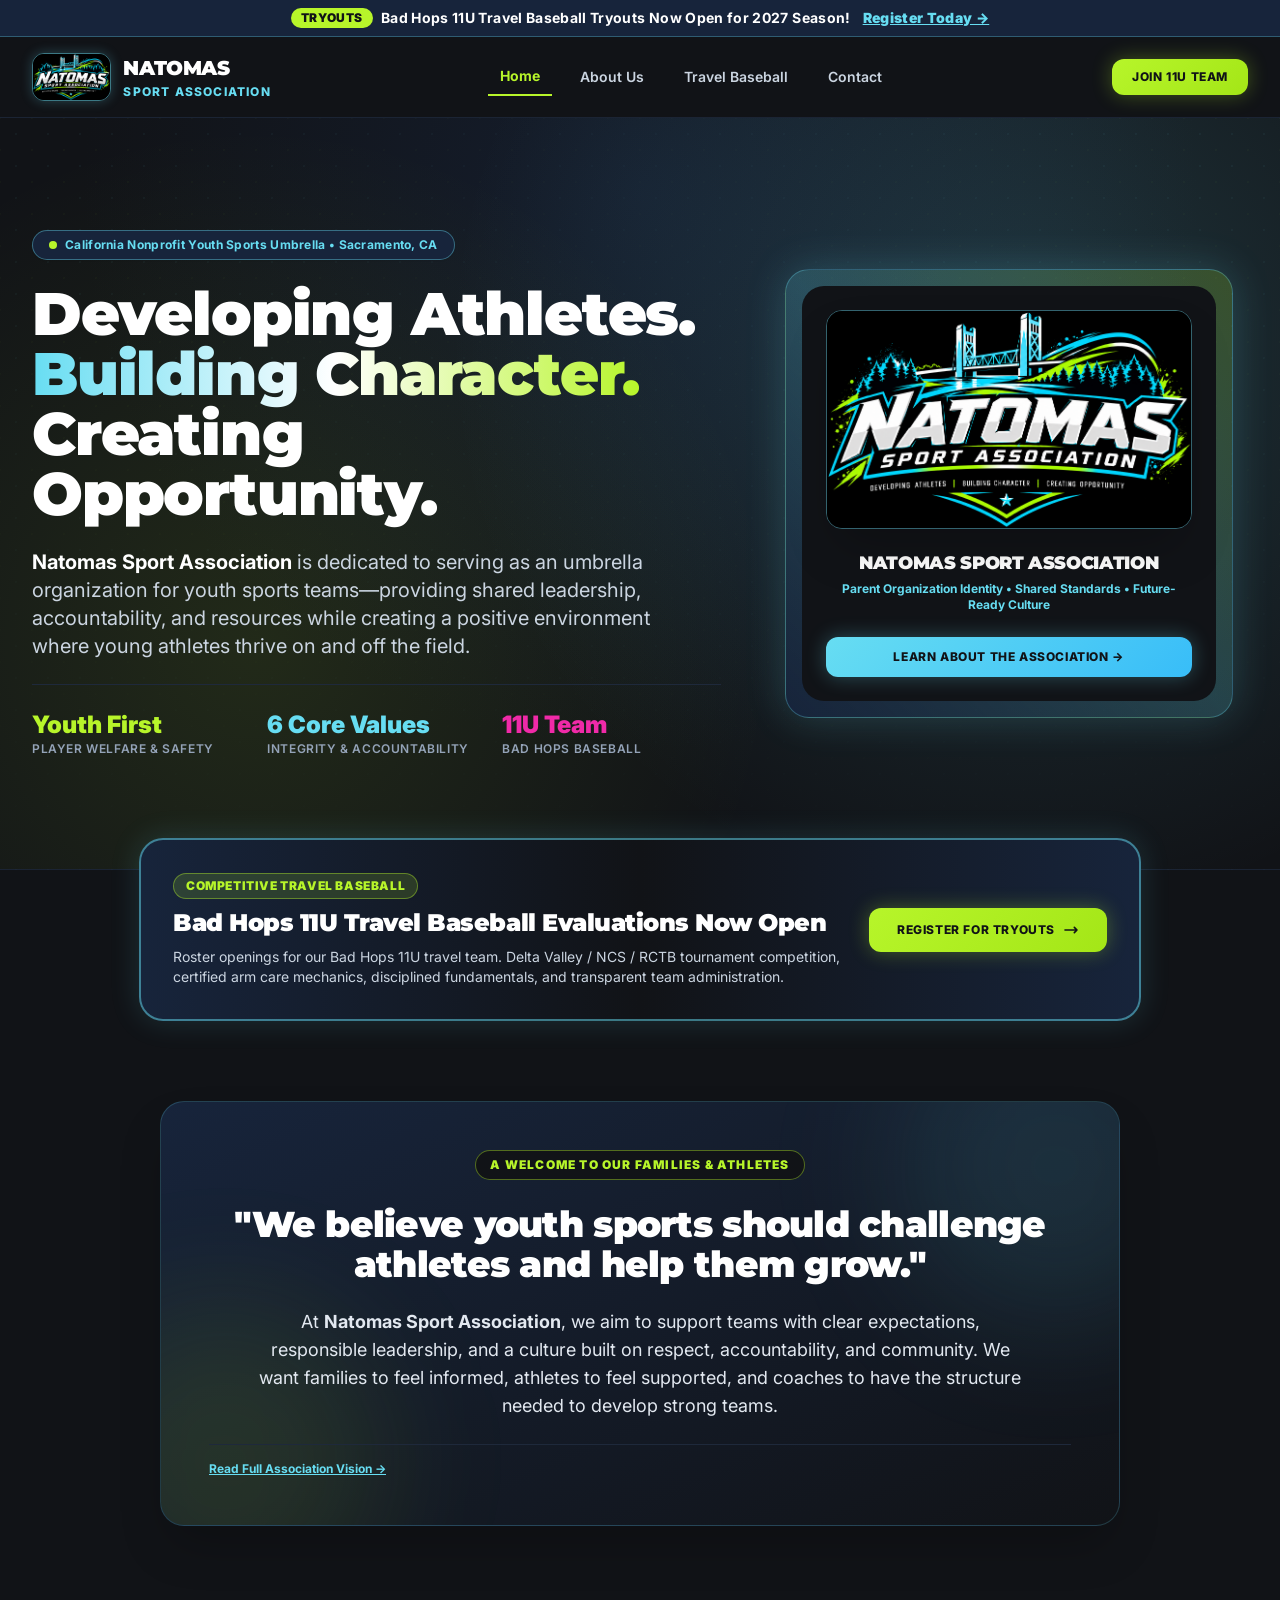
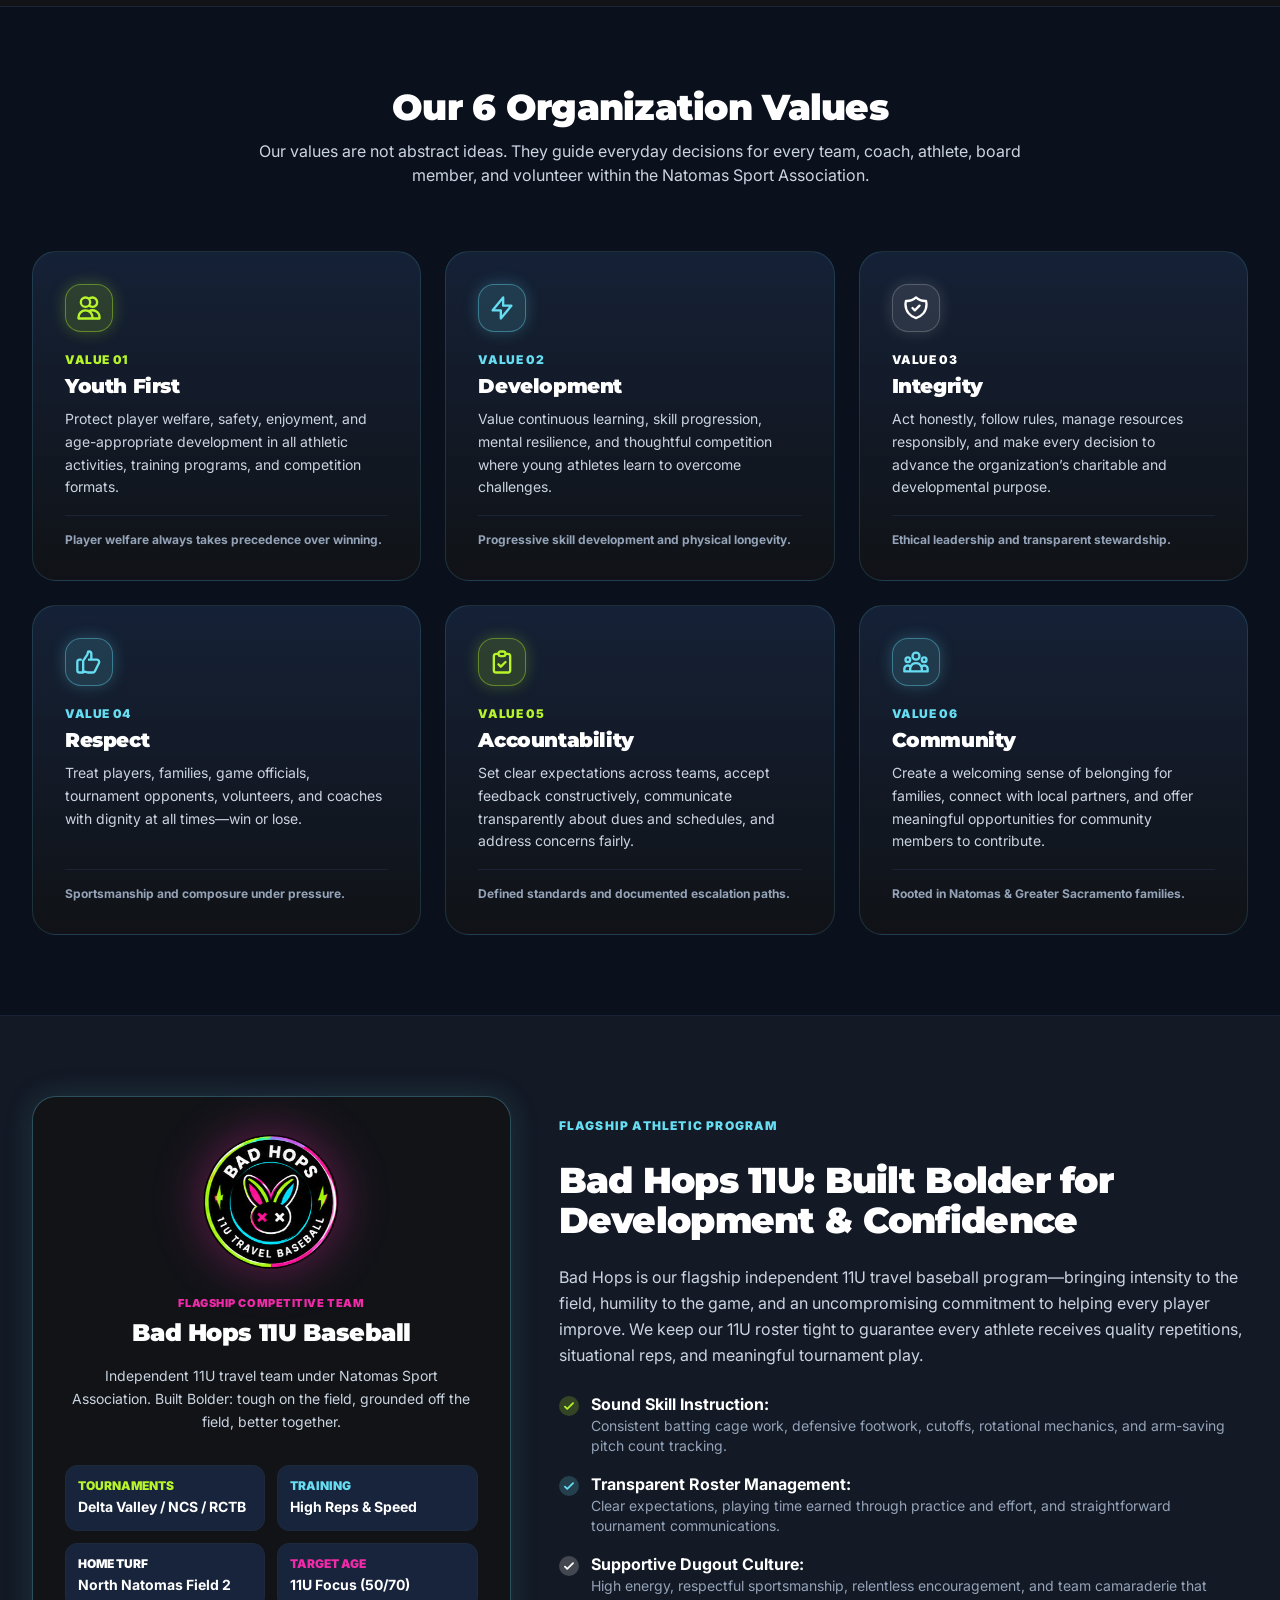
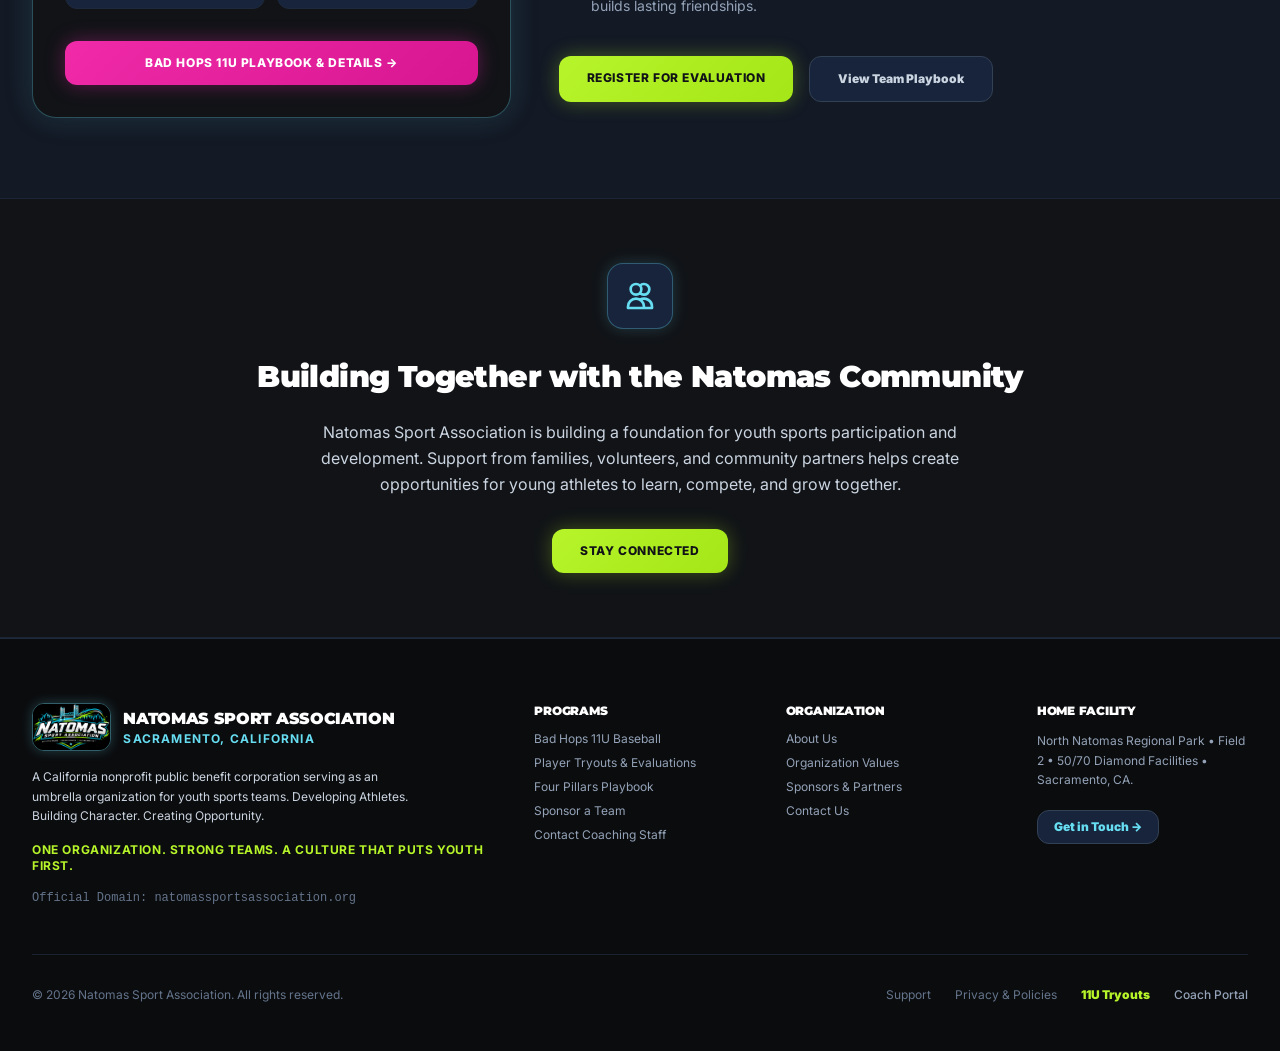
<file: programs.html>
<!DOCTYPE html>
<html lang="en" class="scroll-smooth">
<head>
  <meta charset="UTF-8">
  <meta name="viewport" content="width=device-width, initial-scale=1.0">
  <title>Sports & Programs | Natomas Sport Association | Multi-Sport Youth Athletics</title>
  <meta name="description" content="Explore youth sports programs at Natomas Sport Association: Travel Baseball and Athletic Clinics in Sacramento, CA.">
  <!-- Favicon & Icons -->
  <link rel="icon" type="image/png" sizes="192x192" href="assets/images/favicon-192x192.png?v=4">
  <link rel="icon" type="image/png" sizes="96x96" href="assets/images/favicon-96x96.png?v=4">
  <link rel="icon" type="image/png" sizes="48x48" href="assets/images/favicon-48x48.png?v=4">
  <link rel="icon" type="image/png" sizes="32x32" href="assets/images/favicon-32x32.png?v=4">
  <link rel="icon" type="image/png" sizes="16x16" href="assets/images/favicon-16x16.png?v=4">
  <link rel="icon" href="/favicon.ico?v=4">
  <link rel="apple-touch-icon" href="assets/images/favicon-192x192.png?v=4">

  <!-- Temporarily hidden page: redirecting to home while preserving all page structure & content -->
  <meta name="robots" content="noindex, nofollow">
  <script>
    // Page hidden temporarily
    window.location.replace("index.html");
  </script>
  <noscript>
    <meta http-equiv="refresh" content="0; url=index.html">
  </noscript>

  <!-- Tailwind CSS (Compiled Production Build) -->
  <link rel="stylesheet" href="assets/css/tailwind.min.css">
  <link rel="stylesheet" href="assets/css/style.css">
</head>
<body class="bg-[#060709] text-slate-100 min-h-screen flex flex-col font-sans selection:bg-[#39ff14] selection:text-black relative">


  <!-- TOP ALERT BANNER -->
  <div class="bg-gradient-to-r from-[#ff007f] via-[#00e5ff] to-[#39ff14] text-slate-950 font-black text-xs md:text-sm py-2 px-4 text-center tracking-wide">
    <div class="max-w-7xl mx-auto flex items-center justify-center space-x-2">
      <span class="inline-block px-2.5 py-0.5 bg-black text-[#39ff14] rounded-full text-xs font-black uppercase tracking-wider">Multi-Sport</span>
      <span class="font-extrabold text-black">Expanding Natomas Youth Sports • Vote on upcoming leagues below!</span>
    </div>
  </div>

  <!-- NAVIGATION BAR -->
  <header id="main-nav" class="sticky top-0 z-50 bg-[#060709] border-b border-slate-800/80 transition-all duration-200">
    <div class="max-w-7xl mx-auto px-4 sm:px-6 lg:px-8">
      <div class="flex items-center justify-between h-20">
        
        <a href="index.html" class="flex items-center space-x-3 group">
          <img src="assets/images/logo-dark.png" alt="Natomas Sport Association Logo" class="h-11 sm:h-12 w-auto rounded-xl border border-[#67DDF2]/50 group-hover:border-[#B7F52A] transition-all duration-300 shadow-[0_0_12px_rgba(103,221,242,0.25)] flex-shrink-0 block">
          <div class="flex flex-col">
            <span class="font-heading text-lg md:text-xl font-black tracking-wider text-white uppercase leading-none group-hover:text-[#67DDF2] transition-colors">
              Natomas
            </span>
            <span class="text-xs font-extrabold tracking-widest text-[#67DDF2] uppercase mt-0.5">
              Sport Association
            </span>
          </div>
        </a>

        <nav class="hidden md:flex items-center space-x-1 lg:space-x-3">
          <a href="index.html" class="px-3 py-2 text-sm font-semibold text-slate-300 hover:text-[#00e5ff] transition-colors">Home</a>
          <a href="travel-baseball.html" class="px-3 py-2 text-sm font-semibold text-slate-300 hover:text-[#00e5ff] transition-colors">Travel Baseball</a>
          <!-- Hidden temporarily: Sports & Programs -->
          <a href="programs.html" class="hidden px-3 py-2 text-sm font-bold text-[#39ff14] border-b-2 border-[#39ff14]" style="display: none !important;" aria-hidden="true">Sports &amp; Programs</a>
          <a href="tryouts.html" class="px-3 py-2 text-sm font-semibold text-slate-300 hover:text-[#00e5ff] transition-colors">Tryouts</a>
          <a href="about.html" class="px-3 py-2 text-sm font-semibold text-slate-300 hover:text-[#00e5ff] transition-colors">About Us</a>
          <a href="contact.html" class="px-3 py-2 text-sm font-semibold text-slate-300 hover:text-[#00e5ff] transition-colors">Contact</a>
        </nav>

        <div class="hidden md:flex items-center space-x-4">
          <a href="tryouts.html" class="btn-neon-green px-5 py-2.5 rounded-xl text-xs uppercase tracking-wider font-black">
            Join a Team
          </a>
        </div>

        <div class="flex md:hidden">
          <button id="mobile-menu-btn" type="button" class="text-slate-300 hover:text-[#39ff14] focus:outline-none p-2 rounded-lg bg-[#141820]" aria-label="Toggle Navigation">
            <svg class="w-6 h-6" fill="none" stroke="currentColor" viewBox="0 0 24 24">
              <path stroke-linecap="round" stroke-linejoin="round" stroke-width="2" d="M4 6h16M4 12h16M4 18h16"></path>
            </svg>
          </button>
        </div>

      </div>
    </div>

    <!-- Mobile Dropdown Menu -->
    <div id="mobile-menu" class="hidden md:hidden bg-[#0d0f14] border-b border-slate-800 px-4 pt-3 pb-6 space-y-2">
      <a href="index.html" class="block px-3 py-2.5 rounded-xl text-base font-medium text-slate-200 hover:bg-[#141820] hover:text-[#00e5ff]">Home</a>
      <a href="travel-baseball.html" class="block px-3 py-2.5 rounded-xl text-base font-medium text-slate-200 hover:bg-[#141820] hover:text-[#00e5ff]">Travel Baseball</a>
      <!-- Hidden temporarily: Sports & Programs -->
      <a href="programs.html" class="hidden block px-3 py-2.5 rounded-xl text-base font-bold text-[#39ff14] bg-[#141820]" style="display: none !important;" aria-hidden="true">Sports &amp; Programs</a>
      <a href="tryouts.html" class="block px-3 py-2.5 rounded-xl text-base font-medium text-slate-200 hover:bg-[#141820] hover:text-[#00e5ff]">Tryouts</a>
      <a href="about.html" class="block px-3 py-2.5 rounded-xl text-base font-medium text-slate-200 hover:bg-[#141820] hover:text-[#00e5ff]">About Us</a>
      <a href="contact.html" class="block px-3 py-2.5 rounded-xl text-base font-medium text-slate-200 hover:bg-[#141820] hover:text-[#00e5ff]">Contact</a>
      <div class="pt-3">
        <a href="tryouts.html" class="block text-center btn-neon-green py-3 rounded-xl text-xs uppercase tracking-wider font-black">
          Register for Tryouts
        </a>
      </div>
    </div>
  </header>

  <!-- HERO -->
  <section class="relative bg-neon-mesh py-16 lg:py-20 border-b border-slate-800/80">
    <div class="absolute inset-0 hero-neon-overlay pointer-events-none"></div>
    <div class="relative max-w-7xl mx-auto px-4 sm:px-6 lg:px-8 text-center max-w-3xl">
      <span class="inline-block px-3.5 py-1.5 bg-[#141820] text-[#00e5ff] border border-[#00e5ff]/40 rounded-full text-xs font-black uppercase tracking-wider mb-4 shadow-[0_0_12px_rgba(0,229,255,0.2)]">
        Athletic Roadmap
      </span>
      <h1 class="font-heading text-4xl sm:text-5xl font-black text-white leading-tight mb-4">
        Multi-Sport Development For Natomas
      </h1>
      <p class="text-lg text-slate-300 leading-relaxed">
        Young athletes thrive when they play multiple sports. Starting with high-level travel baseball, we are creating pathways for year-round athletic literacy, speed, teamwork, and cross-training.
      </p>
    </div>
  </section>

  <!-- PROGRAMS GRID -->
  <section class="py-20 bg-[#060709] border-b border-slate-800/80">
    <div class="max-w-7xl mx-auto px-4 sm:px-6 lg:px-8 space-y-16">
      
      <!-- 1. BASEBALL (ACTIVE) -->
      <div class="bg-[#0d0f14] border-2 border-[#39ff14] rounded-3xl p-8 lg:p-10 shadow-[0_0_30px_rgba(57,255,20,0.2)]">
        <div class="grid grid-cols-1 lg:grid-cols-12 gap-8 items-center">
          <div class="lg:col-span-8 space-y-4">
            <div class="flex items-center space-x-3">
              <span class="px-3 py-1 bg-[#39ff14] text-black font-black text-xs uppercase rounded-full">Active Program</span>
              <span class="text-[#00e5ff] text-xs font-bold uppercase tracking-widest">Enrolling Now</span>
            </div>
            <div class="flex items-center space-x-3">
              <img src="assets/images/bad-hops-badge.png" alt="Bad Hops 11U Travel Baseball" class="w-14 h-14 object-contain drop-shadow-[0_0_15px_rgba(240,42,168,0.4)] flex-shrink-0">
              <h2 class="font-heading text-2xl sm:text-3xl font-black text-white">Bad Hops 11U Travel Baseball</h2>
            </div>
            <p class="text-slate-300 text-sm leading-relaxed">
              Our flagship competitive program under Natomas Sport Association. Dedicated exclusively to the 11U division with 50/70 field play, situational mastery, and tournament competition across Northern California.
            </p>
            <div class="grid grid-cols-2 sm:grid-cols-4 gap-3 pt-2">
              <div class="p-3 bg-[#141820] rounded-xl border border-slate-800">
                <span class="text-xs text-slate-400 block">Season</span>
                <span class="text-sm font-bold text-white">Spring & Fall</span>
              </div>
              <div class="p-3 bg-[#141820] rounded-xl border border-slate-800">
                <span class="text-xs text-slate-400 block">Focus</span>
                <span class="text-sm font-bold text-[#F02AA8]">11U (50/70)</span>
              </div>
              <div class="p-3 bg-[#141820] rounded-xl border border-slate-800">
                <span class="text-xs text-slate-400 block">Practices</span>
                <span class="text-sm font-bold text-white">2x per week</span>
              </div>
              <div class="p-3 bg-[#141820] rounded-xl border border-slate-800">
                <span class="text-xs text-slate-400 block">Tournaments</span>
                <span class="text-sm font-bold text-white">Delta Valley / NCS / RCTB</span>
              </div>
            </div>
          </div>
          <div class="lg:col-span-4 flex flex-col space-y-3">
            <a href="travel-baseball.html" class="btn-neon-green py-3.5 px-6 rounded-xl font-black uppercase tracking-wider text-xs text-center">
              Explore Baseball Roster Details
            </a>
            <a href="tryouts.html" class="py-3 px-6 rounded-xl font-black uppercase tracking-wider text-xs text-center bg-[#141820] hover:bg-[#1e2430] text-slate-200 border border-slate-700 hover:border-[#00e5ff] transition">
              Sign Up for Evaluation
            </a>
          </div>
        </div>
      </div>

      <!-- 2. BASKETBALL (UPCOMING) -->
      <div id="basketball" class="bg-[#0d0f14] border border-slate-800 hover:border-[#00e5ff] rounded-3xl p-8 lg:p-10 transition">
        <div class="grid grid-cols-1 lg:grid-cols-12 gap-8 items-center">
          <div class="lg:col-span-8 space-y-4">
            <div class="flex items-center space-x-3">
              <span class="px-3 py-1 bg-[#00e5ff]/20 text-[#00e5ff] border border-[#00e5ff]/30 font-bold text-xs uppercase rounded-full">Phase 2 • Coming Fall 2025</span>
              <span class="text-slate-400 text-xs font-semibold">Indoor Gym Programs</span>
            </div>
            <h2 class="font-heading text-3xl font-black text-white">🏀 Natomas Youth Basketball</h2>
            <p class="text-slate-300 text-sm leading-relaxed">
              Designed to complement baseball in the late fall and winter months. Programs will include 3v3 small-court developmental leagues, shooting & ball handling academies, and select AAU tournament rosters.
            </p>
            <div class="grid grid-cols-2 sm:grid-cols-3 gap-3 pt-2">
              <div class="p-3 bg-[#141820] rounded-xl border border-slate-800">
                <span class="text-xs text-slate-400 block">Target Ages</span>
                <span class="text-sm font-bold text-white">3rd – 8th Grade</span>
              </div>
              <div class="p-3 bg-[#141820] rounded-xl border border-slate-800">
                <span class="text-xs text-slate-400 block">Focus</span>
                <span class="text-sm font-bold text-white">Spacing, IQ, Defense</span>
              </div>
              <div class="p-3 bg-[#141820] rounded-xl border border-slate-800">
                <span class="text-xs text-slate-400 block">Locations</span>
                <span class="text-sm font-bold text-white">Natomas Community Gyms</span>
              </div>
            </div>
          </div>
          <div class="lg:col-span-4 flex flex-col space-y-3">
            <a href="#notify-form" class="btn-neon-cyan py-3.5 px-6 rounded-xl font-black uppercase tracking-wider text-xs text-center">
              Get Notified When Basketball Opens
            </a>
          </div>
        </div>
      </div>

      <!-- 3. SOCCER / FUTSAL (PLANNING) -->
      <div id="soccer" class="bg-[#0d0f14] border border-slate-800 hover:border-[#ff007f] rounded-3xl p-8 lg:p-10 transition">
        <div class="grid grid-cols-1 lg:grid-cols-12 gap-8 items-center">
          <div class="lg:col-span-8 space-y-4">
            <div class="flex items-center space-x-3">
              <span class="px-3 py-1 bg-[#ff007f]/20 text-[#ff007f] font-bold text-xs uppercase rounded-full">Phase 3 • Planning</span>
              <span class="text-slate-400 text-xs font-semibold">Turf & Futsal</span>
            </div>
            <h2 class="font-heading text-3xl font-black text-white">⚽ Soccer & Futsal Development</h2>
            <p class="text-slate-300 text-sm leading-relaxed">
              Technical first-touch, passing combinations, foot speed, and high-intensity futsal play. We are partnering with local coaches to provide Natomas players with an accessible soccer pathway.
            </p>
          </div>
          <div class="lg:col-span-4 flex flex-col space-y-3">
            <a href="#notify-form" class="btn-neon-pink py-3.5 px-6 rounded-xl font-black uppercase tracking-wider text-xs text-center">
              Express Soccer Interest
            </a>
          </div>
        </div>
      </div>

      <!-- 4. SPEED & AGILITY (SEASONAL) -->
      <div id="conditioning" class="bg-[#0d0f14] border border-slate-800 hover:border-[#39ff14] rounded-3xl p-8 lg:p-10 transition">
        <div class="grid grid-cols-1 lg:grid-cols-12 gap-8 items-center">
          <div class="lg:col-span-8 space-y-4">
            <div class="flex items-center space-x-3">
              <span class="px-3 py-1 bg-[#39ff14]/20 text-[#39ff14] border border-[#39ff14]/30 font-bold text-xs uppercase rounded-full">Year-Round Clinics</span>
            </div>
            <h2 class="font-heading text-3xl font-black text-white">⚡ Speed, Agility & Strength Clinics</h2>
            <p class="text-slate-300 text-sm leading-relaxed">
              Fundamental movement mechanics designed for all youth athletes. Focus on acceleration, deceleration, lateral quickness, core stability, and athletic injury prevention.
            </p>
          </div>
          <div class="lg:col-span-4 flex flex-col space-y-3">
            <a href="contact.html?subject=Clinics" class="btn-neon-green py-3.5 px-6 rounded-xl font-black uppercase tracking-wider text-xs text-center">
              Inquire About Clinic Dates
            </a>
          </div>
        </div>
      </div>

    </div>
  </section>

  <!-- COMMUNITY SPORT POLL -->
  <section id="notify-form" class="py-16 bg-[#0d0f14] border-b border-slate-800/80">
    <div class="max-w-3xl mx-auto px-4 sm:px-6">
      <div class="text-center space-y-3 mb-8">
        <span class="text-[#39ff14] font-bold text-xs uppercase tracking-widest">Community Voice</span>
        <h2 class="font-heading text-3xl font-black text-white">Help Shape Natomas Sport Association</h2>
        <p class="text-slate-400 text-sm">
          What sports should we prioritize next? Interested in volunteering or coaching? Let us know below!
        </p>
      </div>

      <div class="bg-[#060709] border border-slate-800 rounded-3xl p-6 sm:p-8 shadow-2xl">
        <form data-ajax-notify class="space-y-4">
          <div class="grid grid-cols-1 sm:grid-cols-2 gap-4">
            <div>
              <label class="block text-xs font-bold text-slate-300 uppercase tracking-wider mb-1">Your Name</label>
              <input type="text" required placeholder="Parent or Coach Name" class="w-full px-4 py-2.5 rounded-xl bg-[#141820] border border-slate-700 text-white placeholder-slate-500 text-sm focus:outline-none focus:ring-2 focus:ring-[#39ff14]">
            </div>
            <div>
              <label class="block text-xs font-bold text-slate-300 uppercase tracking-wider mb-1">Email Address</label>
              <input type="email" required placeholder="name@email.com" class="w-full px-4 py-2.5 rounded-xl bg-[#141820] border border-slate-700 text-white placeholder-slate-500 text-sm focus:outline-none focus:ring-2 focus:ring-[#39ff14]">
            </div>
          </div>

          <div>
            <label class="block text-xs font-bold text-slate-300 uppercase tracking-wider mb-1">Which Sport Are You Most Interested In?</label>
            <select class="w-full px-4 py-2.5 rounded-xl bg-[#141820] border border-slate-700 text-white text-sm focus:outline-none focus:ring-2 focus:ring-[#39ff14]">
              <option value="baseball">Travel Baseball (Current 9U-14U)</option>
              <option value="basketball">Youth Basketball</option>
              <option value="soccer">Youth Soccer / Futsal</option>
              <option value="flag-football">Youth Flag Football</option>
              <option value="conditioning">Speed & Agility Athletic Clinics</option>
              <option value="coaching">I Want to Coach / Form a New Team</option>
            </select>
          </div>

          <div>
            <label class="block text-xs font-bold text-slate-300 uppercase tracking-wider mb-1">Athlete Age / Grade or Comments</label>
            <textarea rows="3" placeholder="Tell us your player's age, previous team experience, or how you would like to get involved..." class="w-full px-4 py-2.5 rounded-xl bg-[#141820] border border-slate-700 text-white placeholder-slate-500 text-sm focus:outline-none focus:ring-2 focus:ring-[#39ff14]"></textarea>
          </div>

          <button type="submit" class="btn-neon-green w-full py-3.5 rounded-xl font-black uppercase tracking-wider text-xs">
            Submit Feedback & Subscribe for Updates
          </button>
        </form>
      </div>
    </div>
  </section>

  <!-- FOOTER -->
  <footer class="bg-[#060709] text-slate-400 text-sm pt-12 pb-12 border-t border-slate-800">
    <div class="max-w-7xl mx-auto px-4 sm:px-6 lg:px-8 flex flex-col sm:flex-row items-center justify-between gap-4">
      <div class="flex items-center space-x-3">
        <img src="assets/images/logo-dark.png" alt="Natomas Sport Association" class="h-8 w-auto rounded-lg border border-[#67DDF2]/40 flex-shrink-0 block">
        <span class="font-heading text-sm font-bold text-white">Natomas Sport Association</span>
      </div>
      <p class="text-xs text-slate-500">&copy; <span class="current-year">2026</span> Natomas Sport Association. Official Domain: natomassportsassociation.org</p>
      <div class="flex space-x-4 text-xs">
        <a href="index.html" class="hover:text-white">Home</a>
        <a href="travel-baseball.html" class="hover:text-white">Travel Baseball</a>
        <a href="tryouts.html" class="text-[#39ff14] font-black hover:underline">Tryouts</a>
        <a href="contact.html" class="hover:text-white">Contact</a>
      </div>
    </div>
  </footer>

  <script src="assets/js/main.js"></script>
</body>
</html>
</file>
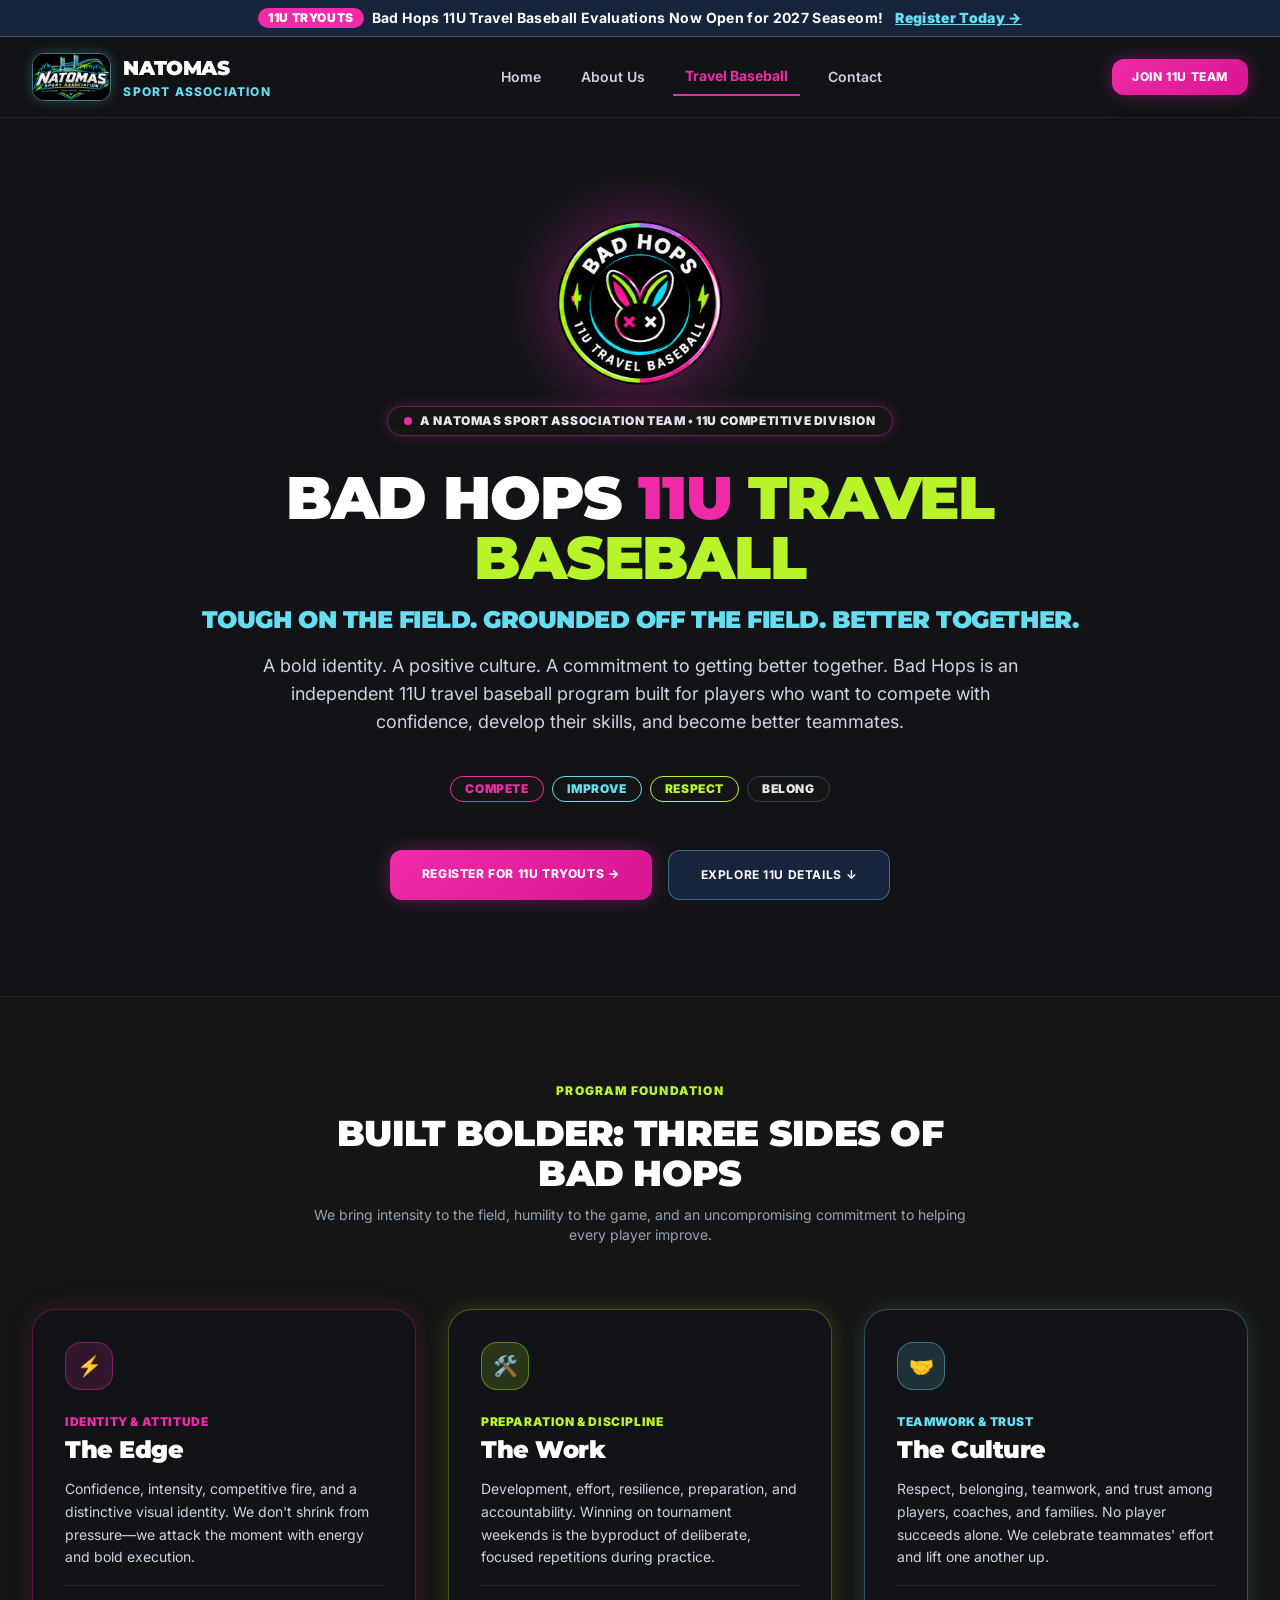
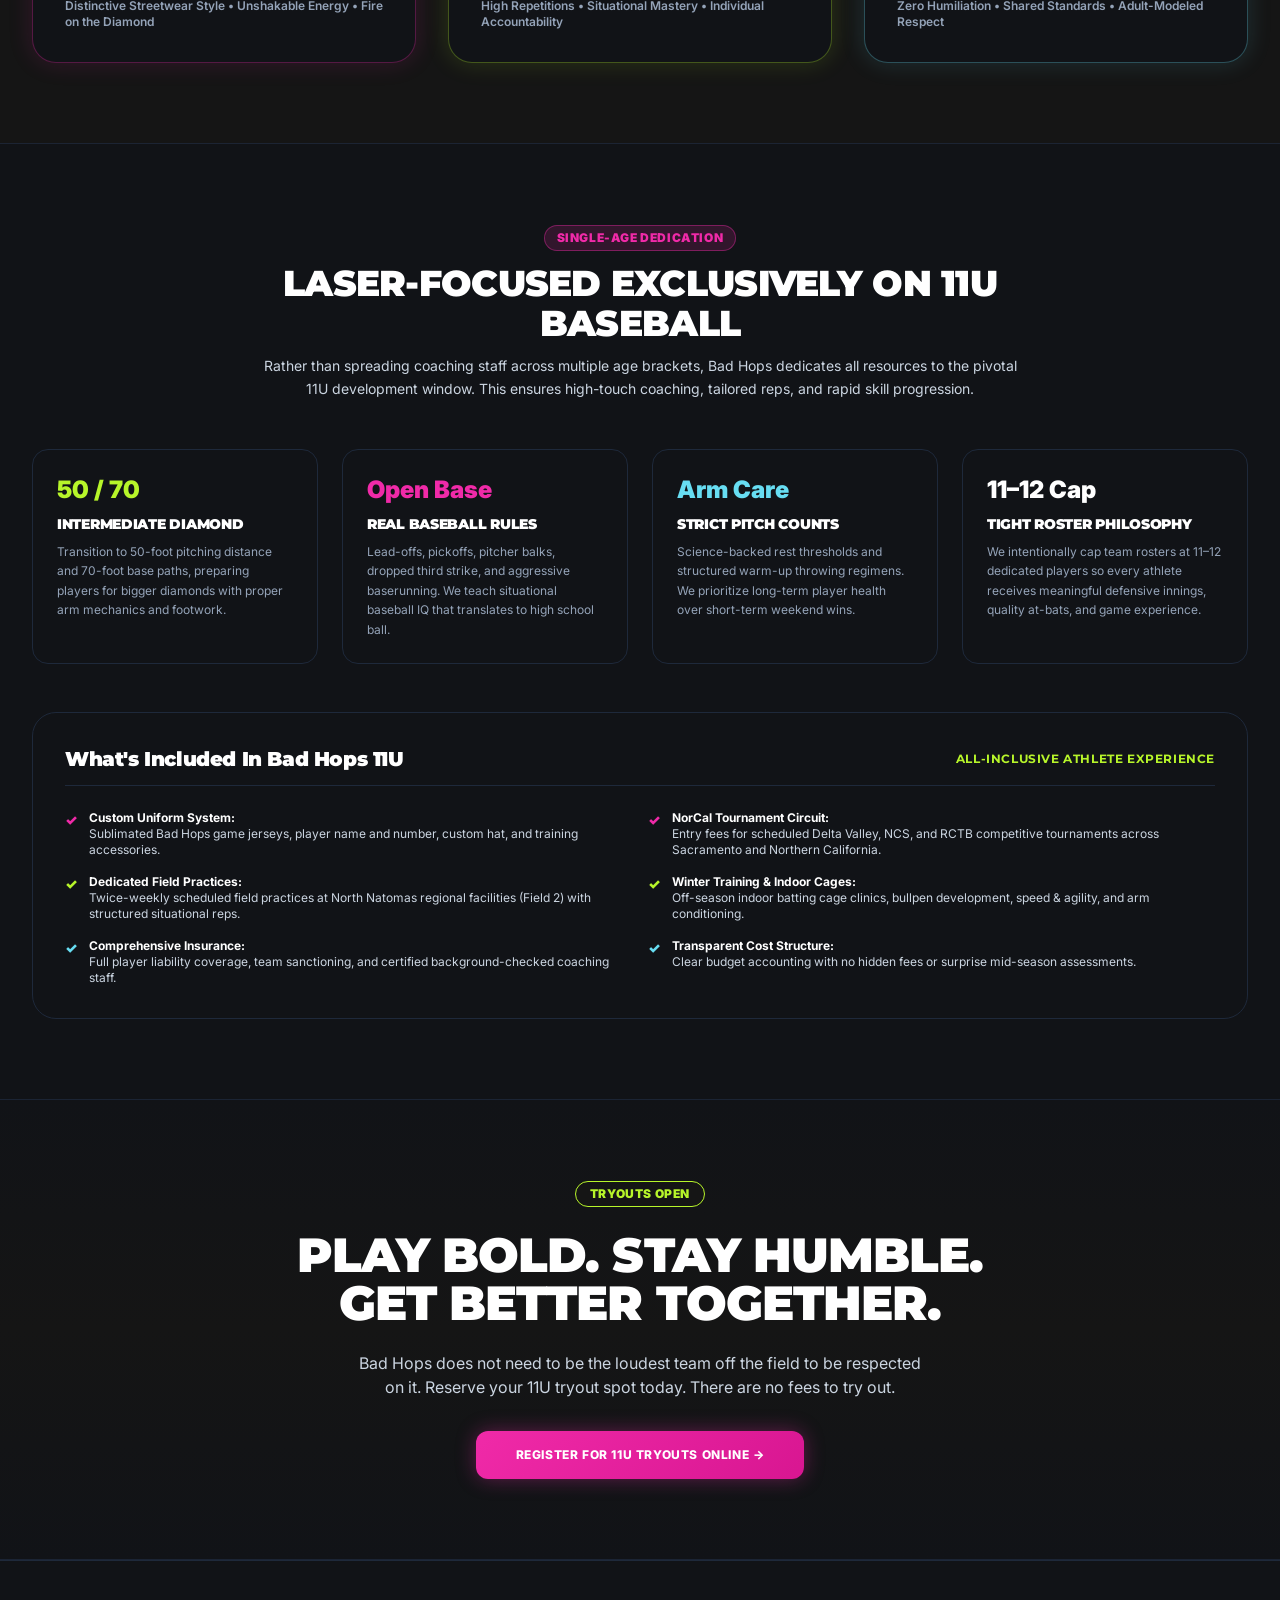
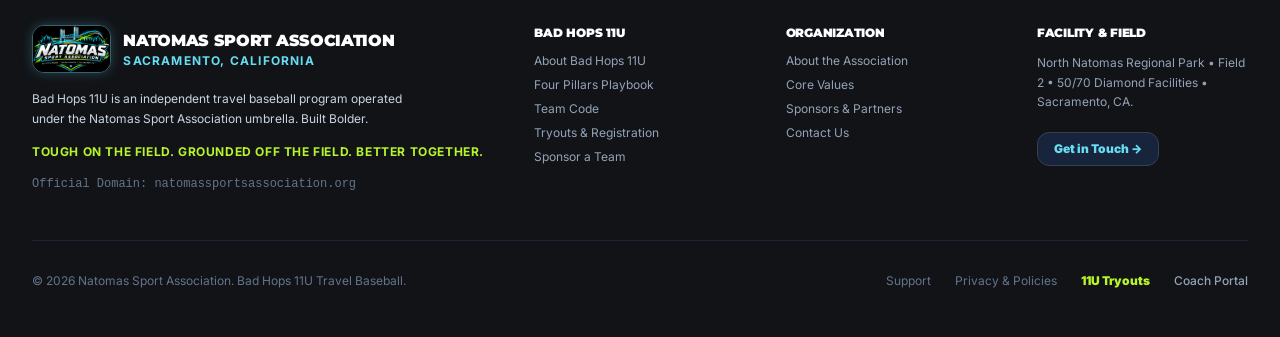
<file: travel-baseball.html>
<!DOCTYPE html>
<html lang="en" class="scroll-smooth">

<head>
  <meta charset="UTF-8">
  <meta name="viewport" content="width=device-width, initial-scale=1.0">
  <title>Bad Hops 11U Travel Baseball | A Natomas Sport Association Team</title>
  <meta name="description"
    content="Bad Hops is an independent 11U travel baseball program under Natomas Sport Association in Sacramento, CA. Built Bolder: competitive baseball, intentional development, and a culture that puts youth first.">

  <!-- Favicon & Icons -->
  <link rel="icon" type="image/png" href="assets/images/bad-hops-badge.png">
  <link rel="apple-touch-icon" href="assets/images/bad-hops-badge.png">

  <!-- Meta Image & Open Graph Tags -->
  <meta name="image" content="https://natomassportsassociation.org/assets/images/nsa-logo-light.png">
  <meta property="og:title" content="Bad Hops 11U Travel Baseball | A Natomas Sport Association Team">
  <meta property="og:description"
    content="Bad Hops is an independent 11U travel baseball program under Natomas Sport Association in Sacramento, CA. Built Bolder: competitive baseball, intentional development, and a culture that puts youth first.">
  <meta property="og:image" content="https://natomassportsassociation.org/assets/images/nsa-logo-light.png">
  <meta property="og:image:secure_url" content="https://natomassportsassociation.org/assets/images/nsa-logo-light.png">
  <meta property="og:image:type" content="image/png">
  <meta property="og:image:alt" content="Natomas Sport Association Logo">
  <meta property="og:url" content="https://natomassportsassociation.org/travel-baseball">
  <meta property="og:type" content="website">

  <!-- Twitter Card Tags -->
  <meta name="twitter:card" content="summary_large_image">
  <meta name="twitter:title" content="Bad Hops 11U Travel Baseball | Natomas Sport Association">
  <meta name="twitter:description" content="Independent 11U competitive travel baseball in Sacramento, CA.">
  <meta name="twitter:image" content="https://natomassportsassociation.org/assets/images/nsa-logo-light.png">

  <!-- Tailwind CSS (Compiled Production Build) -->
  <link rel="stylesheet" href="assets/css/tailwind.min.css">
  <link rel="stylesheet" href="assets/css/style.css">
</head>

<body
  class="bg-[#111317] text-slate-100 min-h-screen flex flex-col font-sans selection:bg-[#F02AA8] selection:text-white relative">

  <!-- TOP ALERT BANNER -->
  <div
    class="bg-[#17243B] border-b border-[#67DDF2]/30 text-white font-bold text-xs md:text-sm py-2 px-4 text-center tracking-wide">
    <div class="max-w-7xl mx-auto flex items-center justify-center flex-wrap gap-2">
      <span
        class="inline-block px-2.5 py-0.5 bg-[#F02AA8] text-white rounded-full text-xs font-black uppercase tracking-wider">11U
        Tryouts</span>
      <span>Bad Hops 11U Travel Baseball Evaluations Now Open for 2027 Seaseom!</span>
      <a href="tryouts"
        class="text-[#67DDF2] hover:text-[#B7F52A] underline font-black inline-flex items-center ml-1 transition-colors">
        Register Today &rarr;
      </a>
    </div>
  </div>

  <!-- NAVIGATION BAR -->
  <header id="main-nav" class="sticky top-0 z-50 bg-[#111317] border-b border-slate-800/80 transition-all duration-200">
    <div class="max-w-7xl mx-auto px-4 sm:px-6 lg:px-8">
      <div class="flex items-center justify-between h-20">

        <!-- Parent Organization Logo Link -->
        <a href="/" class="flex items-center space-x-3 group">
          <img src="assets/images/logo-dark.png" alt="Natomas Sport Association Logo"
            class="h-11 sm:h-12 w-auto rounded-xl border border-[#67DDF2]/50 group-hover:border-[#B7F52A] transition-all duration-300 shadow-[0_0_12px_rgba(103,221,242,0.25)] flex-shrink-0 block">
          <div class="flex flex-col">
            <span
              class="font-heading text-lg md:text-xl font-black tracking-wider text-white uppercase leading-none group-hover:text-[#67DDF2] transition-colors">
              Natomas
            </span>
            <span class="text-xs font-extrabold tracking-widest text-[#67DDF2] uppercase mt-0.5">
              Sport Association
            </span>
          </div>
        </a>

        <!-- Desktop Navigation Links -->
        <nav class="hidden md:flex items-center space-x-1 lg:space-x-4">
          <a href="/"
            class="px-3 py-2 text-sm font-semibold text-slate-300 hover:text-[#67DDF2] transition-colors">Home</a>
          <a href="about"
            class="px-3 py-2 text-sm font-semibold text-slate-300 hover:text-[#67DDF2] transition-colors">About Us</a>
          <a href="travel-baseball"
            class="px-3 py-2 text-sm font-bold text-[#F02AA8] border-b-2 border-[#F02AA8]">Travel Baseball</a>
          <a href="contact"
            class="px-3 py-2 text-sm font-semibold text-slate-300 hover:text-[#67DDF2] transition-colors">Contact</a>
        </nav>

        <!-- CTA Button -->
        <div class="hidden md:flex items-center space-x-4">
          <a href="tryouts" class="btn-brand-pink px-5 py-2.5 rounded-xl text-xs uppercase tracking-wider font-black">
            Join 11U Team
          </a>
        </div>

        <!-- Mobile Menu Button -->
        <div class="flex md:hidden">
          <button id="mobile-menu-btn" type="button"
            class="text-slate-300 hover:text-[#B7F52A] focus:outline-none p-2 rounded-lg bg-[#17243B] border border-slate-700"
            aria-label="Toggle Navigation">
            <svg class="w-6 h-6" fill="none" stroke="currentColor" viewBox="0 0 24 24">
              <path stroke-linecap="round" stroke-linejoin="round" stroke-width="2" d="M4 6h16M4 12h16M4 18h16"></path>
            </svg>
          </button>
        </div>

      </div>
    </div>

    <!-- Mobile Dropdown Menu -->
    <div id="mobile-menu" class="hidden md:hidden bg-[#111317] border-b border-slate-800 px-4 pt-3 pb-6 space-y-2">
      <a href="/"
        class="block px-3 py-2.5 rounded-xl text-base font-medium text-slate-200 hover:bg-[#17243B] hover:text-[#67DDF2]">Home</a>
      <a href="about"
        class="block px-3 py-2.5 rounded-xl text-base font-medium text-slate-200 hover:bg-[#17243B] hover:text-[#67DDF2]">About
        Us</a>
      <a href="travel-baseball" class="block px-3 py-2.5 rounded-xl text-base font-bold text-[#F02AA8] bg-[#17243B]">11U
        Travel Baseball</a>
      <a href="contact"
        class="block px-3 py-2.5 rounded-xl text-base font-medium text-slate-200 hover:bg-[#17243B] hover:text-[#67DDF2]">Contact</a>
      <div class="pt-3">
        <a href="tryouts"
          class="block text-center btn-brand-pink py-3 rounded-xl text-xs uppercase tracking-wider font-black">
          Register for 11U Tryouts
        </a>
      </div>
    </div>
  </header>

  <!-- HERO SECTION: BAD HOPS 11U TRAVEL BASEBALL -->
  <section class="relative bg-brand-mesh py-16 lg:py-24 border-b border-slate-800/80 overflow-hidden">
    <div class="absolute inset-0 bg-gradient-to-b from-[#111317]/70 via-[#111317]/90 to-[#111317] pointer-events-none">
    </div>

    <div class="relative max-w-5xl mx-auto px-4 sm:px-6 lg:px-8 text-center space-y-8">

      <!-- Travel Ball Team Logo (Clean circular badge floating seamlessly) -->
      <div class="flex flex-col items-center justify-center">
        <img src="assets/images/bad-hops-badge.png" alt="Bad Hops 11U Travel Baseball Logo"
          class="w-36 h-36 sm:w-44 sm:h-44 object-contain drop-shadow-[0_0_35px_rgba(240,42,168,0.45)] hover:scale-105 transition-transform duration-300">

        <div
          class="mt-4 inline-flex items-center space-x-2 px-4 py-1.5 rounded-full bg-[#151515] border border-[#F02AA8]/40 shadow-[0_0_15px_rgba(240,42,168,0.25)]">
          <span class="w-2 h-2 rounded-full bg-[#F02AA8] animate-pulse"></span>
          <span class="text-xs font-black uppercase tracking-wider text-slate-200">
            A Natomas Sport Association Team • 11U Competitive Division
          </span>
        </div>
      </div>

      <!-- Main Headline & Slogan -->
      <div class="space-y-4">
        <h1 class="font-heading text-4xl sm:text-6xl font-black text-white uppercase tracking-tight leading-tight">
          Bad Hops <span class="text-[#F02AA8]">11U</span> <span class="text-[#B7F52A]">Travel Baseball</span>
        </h1>
        <p class="font-heading text-xl sm:text-2xl font-black text-[#67DDF2] tracking-wider uppercase">
          Tough On The Field. Grounded Off The Field. Better Together.
        </p>
        <p class="text-slate-300 text-base sm:text-lg max-w-3xl mx-auto leading-relaxed">
          A bold identity. A positive culture. A commitment to getting better together. Bad Hops is an independent 11U
          travel baseball program built for players who want to compete with confidence, develop their skills, and
          become better teammates.
        </p>
      </div>

      <!-- Brand Personality Pills -->
      <div class="flex flex-wrap items-center justify-center gap-2 pt-2">
        <span
          class="px-3.5 py-1 rounded-full text-xs font-black uppercase tracking-wider bg-[#151515] border border-[#F02AA8] text-[#F02AA8]">Compete</span>
        <span
          class="px-3.5 py-1 rounded-full text-xs font-black uppercase tracking-wider bg-[#151515] border border-[#67DDF2] text-[#67DDF2]">Improve</span>
        <span
          class="px-3.5 py-1 rounded-full text-xs font-black uppercase tracking-wider bg-[#151515] border border-[#B7F52A] text-[#B7F52A]">Respect</span>
        <span
          class="px-3.5 py-1 rounded-full text-xs font-black uppercase tracking-wider bg-[#151515] border border-slate-700 text-slate-200">Belong</span>
      </div>

      <!-- Call to Action Buttons -->
      <div class="flex flex-wrap justify-center gap-4 pt-4">
        <a href="tryouts"
          class="btn-brand-pink px-8 py-4 rounded-xl font-black uppercase tracking-wider text-xs shadow-lg">
          Register for 11U Tryouts &rarr;
        </a>
        <a href="#program-details"
          class="btn-brand-navy px-8 py-4 rounded-xl font-black uppercase tracking-wider text-xs">
          Explore 11U Details &darr;
        </a>
      </div>


    </div>
  </section>

  <!-- THE THREE SIDES OF BAD HOPS -->
  <section class="py-20 bg-[#151515] border-b border-slate-800/80">
    <div class="max-w-7xl mx-auto px-4 sm:px-6 lg:px-8">

      <div class="text-center max-w-2xl mx-auto mb-16 space-y-3">
        <span class="text-xs font-black uppercase tracking-widest text-[#B7F52A]">Program Foundation</span>
        <h2 class="font-heading text-3xl sm:text-4xl font-black text-white uppercase">
          Built Bolder: Three Sides Of Bad Hops
        </h2>
        <p class="text-slate-400 text-sm">
          We bring intensity to the field, humility to the game, and an uncompromising commitment to helping every
          player improve.
        </p>
      </div>

      <div class="grid grid-cols-1 md:grid-cols-3 gap-8">

        <!-- Side 1: The Edge -->
        <div
          class="p-8 rounded-3xl bg-[#111317] border border-[#F02AA8]/30 relative shadow-[0_0_25px_rgba(240,42,168,0.15)] hover:border-[#F02AA8] transition-all duration-300">
          <div
            class="w-12 h-12 rounded-2xl bg-[#F02AA8]/15 border border-[#F02AA8]/40 text-[#F02AA8] flex items-center justify-center font-heading font-black text-xl mb-6">
            ⚡
          </div>
          <span class="text-xs font-black text-[#F02AA8] uppercase tracking-wider block mb-1">Identity & Attitude</span>
          <h3 class="font-heading text-2xl font-black text-white mb-3">The Edge</h3>
          <p class="text-slate-300 text-sm leading-relaxed mb-4">
            Confidence, intensity, competitive fire, and a distinctive visual identity. We don't shrink from pressure—we
            attack the moment with energy and bold execution.
          </p>
          <div class="text-xs text-slate-400 border-t border-slate-800 pt-3 font-semibold">
            Distinctive Streetwear Style • Unshakable Energy • Fire on the Diamond
          </div>
        </div>

        <!-- Side 2: The Work -->
        <div
          class="p-8 rounded-3xl bg-[#111317] border border-[#B7F52A]/30 relative shadow-[0_0_25px_rgba(183,245,42,0.15)] hover:border-[#B7F52A] transition-all duration-300">
          <div
            class="w-12 h-12 rounded-2xl bg-[#B7F52A]/15 border border-[#B7F52A]/40 text-[#B7F52A] flex items-center justify-center font-heading font-black text-xl mb-6">
            🛠️
          </div>
          <span class="text-xs font-black text-[#B7F52A] uppercase tracking-wider block mb-1">Preparation &
            Discipline</span>
          <h3 class="font-heading text-2xl font-black text-white mb-3">The Work</h3>
          <p class="text-slate-300 text-sm leading-relaxed mb-4">
            Development, effort, resilience, preparation, and accountability. Winning on tournament weekends is the
            byproduct of deliberate, focused repetitions during practice.
          </p>
          <div class="text-xs text-slate-400 border-t border-slate-800 pt-3 font-semibold">
            High Repetitions • Situational Mastery • Individual Accountability
          </div>
        </div>

        <!-- Side 3: The Culture -->
        <div
          class="p-8 rounded-3xl bg-[#111317] border border-[#67DDF2]/30 relative shadow-[0_0_25px_rgba(103,221,242,0.15)] hover:border-[#67DDF2] transition-all duration-300">
          <div
            class="w-12 h-12 rounded-2xl bg-[#67DDF2]/15 border border-[#67DDF2]/40 text-[#67DDF2] flex items-center justify-center font-heading font-black text-xl mb-6">
            🤝
          </div>
          <span class="text-xs font-black text-[#67DDF2] uppercase tracking-wider block mb-1">Teamwork & Trust</span>
          <h3 class="font-heading text-2xl font-black text-white mb-3">The Culture</h3>
          <p class="text-slate-300 text-sm leading-relaxed mb-4">
            Respect, belonging, teamwork, and trust among players, coaches, and families. No player succeeds alone. We
            celebrate teammates' effort and lift one another up.
          </p>
          <div class="text-xs text-slate-400 border-t border-slate-800 pt-3 font-semibold">
            Zero Humiliation • Shared Standards • Adult-Modeled Respect
          </div>
        </div>

      </div>
    </div>
  </section>

  <!-- THE FOUR PILLARS SECTION (HIDDEN) -->
  <section id="pillars" class="hidden py-20 bg-[#111317] border-b border-slate-800/80" style="display: none;"
    aria-hidden="true">
    <div class="max-w-7xl mx-auto px-4 sm:px-6 lg:px-8">

      <div class="text-center max-w-3xl mx-auto mb-16 space-y-3">
        <span class="text-xs font-black uppercase tracking-widest text-[#F02AA8]">Core Philosophy</span>
        <h2 class="font-heading text-3xl sm:text-5xl font-black text-white uppercase">
          The Four Pillars
        </h2>
        <p class="font-heading text-base sm:text-lg font-black text-[#B7F52A] uppercase">
          Play Bold. Stay Humble. Get Better Together.
        </p>
      </div>

      <div class="grid grid-cols-1 md:grid-cols-2 lg:grid-cols-4 gap-6">

        <!-- Pillar 01: COMPETE -->
        <div
          class="p-6 rounded-3xl bg-[#151515] border border-slate-800 hover:border-[#F02AA8] transition-all duration-300 space-y-4">
          <div class="flex items-center justify-between">
            <span class="font-heading text-3xl font-black text-[#F02AA8]">01</span>
            <span
              class="px-2.5 py-0.5 rounded-full text-[10px] font-black uppercase tracking-wider bg-[#F02AA8]/15 text-[#F02AA8] border border-[#F02AA8]/30">Energy</span>
          </div>
          <h3 class="font-heading text-xl font-black text-white uppercase">Compete</h3>
          <p class="text-slate-300 text-xs font-bold text-[#F02AA8]">
            Play with energy, confidence, and purpose.
          </p>
          <p class="text-slate-400 text-xs leading-relaxed">
            Hustle on every play. Stay engaged in the dugout and on the diamond. Be aggressive within the rules. Respond
            to pressure by focusing on the next opportunity.
          </p>
        </div>

        <!-- Pillar 02: IMPROVE -->
        <div
          class="p-6 rounded-3xl bg-[#151515] border border-slate-800 hover:border-[#B7F52A] transition-all duration-300 space-y-4">
          <div class="flex items-center justify-between">
            <span class="font-heading text-3xl font-black text-[#B7F52A]">02</span>
            <span
              class="px-2.5 py-0.5 rounded-full text-[10px] font-black uppercase tracking-wider bg-[#B7F52A]/15 text-[#B7F52A] border border-[#B7F52A]/30">Growth</span>
          </div>
          <h3 class="font-heading text-xl font-black text-white uppercase">Improve</h3>
          <p class="text-slate-300 text-xs font-bold text-[#B7F52A]">
            Get better through effort, coaching, and reflection.
          </p>
          <p class="text-slate-400 text-xs leading-relaxed">
            Be coachable. Practice with intention. Learn from mistakes. Measure progress—not just outcomes or
            statistics. Development is our true scoreboard.
          </p>
        </div>

        <!-- Pillar 03: RESPECT -->
        <div
          class="p-6 rounded-3xl bg-[#151515] border border-slate-800 hover:border-[#67DDF2] transition-all duration-300 space-y-4">
          <div class="flex items-center justify-between">
            <span class="font-heading text-3xl font-black text-[#67DDF2]">03</span>
            <span
              class="px-2.5 py-0.5 rounded-full text-[10px] font-black uppercase tracking-wider bg-[#67DDF2]/15 text-[#67DDF2] border border-[#67DDF2]/30">Integrity</span>
          </div>
          <h3 class="font-heading text-xl font-black text-white uppercase">Respect</h3>
          <p class="text-slate-300 text-xs font-bold text-[#67DDF2]">
            Compete hard while treating people well.
          </p>
          <p class="text-slate-400 text-xs leading-relaxed">
            Respect teammates, opponents, coaches, umpires, and the game. Win with humility and lose with composure. Our
            reputation is built on how we conduct ourselves.
          </p>
        </div>

        <!-- Pillar 04: BELONG -->
        <div
          class="p-6 rounded-3xl bg-[#151515] border border-slate-800 hover:border-white transition-all duration-300 space-y-4">
          <div class="flex items-center justify-between">
            <span class="font-heading text-3xl font-black text-white">04</span>
            <span
              class="px-2.5 py-0.5 rounded-full text-[10px] font-black uppercase tracking-wider bg-white/10 text-white border border-white/20">Unity</span>
          </div>
          <h3 class="font-heading text-xl font-black text-white uppercase">Belong</h3>
          <p class="text-slate-300 text-xs font-bold text-white">
            Make the team stronger by making each other better.
          </p>
          <p class="text-slate-400 text-xs leading-relaxed">
            Encourage teammates. Never mock, blame, exclude, or celebrate another player's failure. Every player
            deserves dignity and a clear, supported path to improve.
          </p>
        </div>

      </div>
    </div>
  </section>

  <!-- THE BAD HOPS TEAM CODE (HIDDEN) -->
  <section id="code" class="hidden py-20 bg-[#151515] border-b border-slate-800/80" style="display: none;"
    aria-hidden="true">
    <div class="max-w-7xl mx-auto px-4 sm:px-6 lg:px-8">

      <div class="grid grid-cols-1 lg:grid-cols-12 gap-12 items-center">

        <div class="lg:col-span-5 space-y-6">
          <span class="text-xs font-black uppercase tracking-widest text-[#B7F52A]">Daily Operating Standards</span>
          <h2 class="font-heading text-3xl sm:text-4xl font-black text-white uppercase leading-tight">
            The Bad Hops Team Code
          </h2>
          <p class="text-slate-300 text-sm leading-relaxed">
            Five clear, memorable standards that players can repeat, remember, and put into action at every practice,
            scrimmage, and tournament inning.
          </p>

          <div class="p-6 rounded-2xl bg-[#111317] border border-slate-800 space-y-3">
            <h4 class="font-heading text-xs font-black uppercase tracking-wider text-[#67DDF2]">How The Code Is
              Reinforced</h4>
            <ul class="space-y-2 text-xs text-slate-300">
              <li class="flex items-start space-x-2">
                <span class="text-[#B7F52A]">✓</span>
                <span><strong>Coaches model the code:</strong> in language, strategic decisions, and emotional
                  composure.</span>
              </li>
              <li class="flex items-start space-x-2">
                <span class="text-[#B7F52A]">✓</span>
                <span><strong>Specific effort praise:</strong> players are rewarded for resilience, hustle, and
                  sportsmanship—not only box score stats.</span>
              </li>
              <li class="flex items-start space-x-2">
                <span class="text-[#B7F52A]">✓</span>
                <span><strong>Calm correction:</strong> address mistakes consistently without humiliation or public
                  shaming.</span>
              </li>
              <li class="flex items-start space-x-2">
                <span class="text-[#B7F52A]">✓</span>
                <span><strong>Private resolutions:</strong> repeated issues are resolved calmly and privately with
                  player and family.</span>
              </li>
            </ul>
          </div>
        </div>

        <div class="lg:col-span-7 space-y-4">

          <!-- Code 1 -->
          <div
            class="p-5 rounded-2xl bg-[#111317] border-l-4 border-l-[#F02AA8] border-y border-r border-slate-800 space-y-1">
            <div class="flex items-center space-x-2">
              <span class="text-xs font-black uppercase text-[#F02AA8]">Rule 1</span>
              <h3 class="font-heading text-base font-black text-white uppercase">Next Pitch.</h3>
            </div>
            <p class="text-xs text-slate-300 leading-relaxed">
              Mistakes happen. Bad hops happen. Strikeouts happen. Reset your mind immediately, learn from it, and lock
              your focus onto the next opportunity.
            </p>
          </div>

          <!-- Code 2 -->
          <div
            class="p-5 rounded-2xl bg-[#111317] border-l-4 border-l-[#B7F52A] border-y border-r border-slate-800 space-y-1">
            <div class="flex items-center space-x-2">
              <span class="text-xs font-black uppercase text-[#B7F52A]">Rule 2</span>
              <h3 class="font-heading text-base font-black text-white uppercase">Be A Great Teammate.</h3>
            </div>
            <p class="text-xs text-slate-300 leading-relaxed">
              Encourage others. Be loud in the dugout. No mocking, blaming, excluding, or celebrating someone else's
              failure—ever. We rise and fall as a unit.
            </p>
          </div>

          <!-- Code 3 -->
          <div
            class="p-5 rounded-2xl bg-[#111317] border-l-4 border-l-[#67DDF2] border-y border-r border-slate-800 space-y-1">
            <div class="flex items-center space-x-2">
              <span class="text-xs font-black uppercase text-[#67DDF2]">Rule 3</span>
              <h3 class="font-heading text-base font-black text-white uppercase">Control What You Can Control.</h3>
            </div>
            <p class="text-xs text-slate-300 leading-relaxed">
              Own your effort, attitude, preparation, and body language. Don't waste energy complaining about the
              umpire, weather, or bad bounces.
            </p>
          </div>

          <!-- Code 4 -->
          <div
            class="p-5 rounded-2xl bg-[#111317] border-l-4 border-l-white border-y border-r border-slate-800 space-y-1">
            <div class="flex items-center space-x-2">
              <span class="text-xs font-black uppercase text-white">Rule 4</span>
              <h3 class="font-heading text-base font-black text-white uppercase">Be Coachable.</h3>
            </div>
            <p class="text-xs text-slate-300 leading-relaxed">
              Listen with your eyes and ears. Ask questions, try the mechanical adjustment, and use feedback to improve
              instead of making excuses.
            </p>
          </div>

          <!-- Code 5 -->
          <div
            class="p-5 rounded-2xl bg-[#111317] border-l-4 border-l-[#F02AA8] border-y border-r border-slate-800 space-y-1">
            <div class="flex items-center space-x-2">
              <span class="text-xs font-black uppercase text-[#F02AA8]">Rule 5</span>
              <h3 class="font-heading text-base font-black text-white uppercase">Respect The Game.</h3>
            </div>
            <p class="text-xs text-slate-300 leading-relaxed">
              Play hard and fair from first pitch to final out. Show class in big wins, composure in tough losses, and
              respect in difficult moments.
            </p>
          </div>

        </div>

      </div>

    </div>
  </section>

  <!-- CULTURE STARTS WITH THE ADULTS (HIDDEN) -->
  <section class="hidden py-20 bg-[#111317] border-b border-slate-800/80" style="display: none;" aria-hidden="true">
    <div class="max-w-7xl mx-auto px-4 sm:px-6 lg:px-8 space-y-12">

      <div class="text-center max-w-3xl mx-auto space-y-3">
        <span class="text-xs font-black uppercase tracking-widest text-[#67DDF2]">Adult Accountability</span>
        <h2 class="font-heading text-3xl sm:text-4xl font-black text-white uppercase">
          Culture Starts With The Adults
        </h2>
        <p class="text-slate-400 text-sm leading-relaxed">
          A positive team culture is built by what adults model and what the program consistently allows. Coaches,
          parents, and leaders share responsibility for keeping the environment competitive, respectful, and focused on
          youth.
        </p>
      </div>

      <div class="grid grid-cols-1 md:grid-cols-2 lg:grid-cols-4 gap-6">

        <!-- Coaches -->
        <div class="p-6 rounded-2xl bg-[#151515] border border-slate-800 space-y-3">
          <h3 class="font-heading text-base font-black text-[#F02AA8] uppercase">Coaches</h3>
          <ul class="space-y-2 text-xs text-slate-300">
            <li>• Teach, challenge, and correct without humiliation, favoritism, or personal attacks.</li>
            <li>• Set clear expectations for effort, conduct, playing time, and development.</li>
            <li>• Communicate decisions respectfully and address concerns in private.</li>
            <li>• Model composure with umpires, opponents, players, and families.</li>
          </ul>
        </div>

        <!-- Parents & Caregivers -->
        <div class="p-6 rounded-2xl bg-[#151515] border border-slate-800 space-y-3">
          <h3 class="font-heading text-base font-black text-[#B7F52A] uppercase">Parents & Caregivers</h3>
          <ul class="space-y-2 text-xs text-slate-300">
            <li>• Support players and coaches; let the athletes own their baseball experience.</li>
            <li>• Raise concerns directly through agreed communication channels.</li>
            <li>• Avoid sideline confrontations, gossip, and group-chat pile-ons.</li>
            <li>• Respect that development takes time and mistakes are essential to learning.</li>
          </ul>
        </div>

        <!-- Players -->
        <div class="p-6 rounded-2xl bg-[#151515] border border-slate-800 space-y-3">
          <h3 class="font-heading text-base font-black text-[#67DDF2] uppercase">Players</h3>
          <ul class="space-y-2 text-xs text-slate-300">
            <li>• Follow the team code and treat teammates with dignity at all times.</li>
            <li>• Listen, work hard, ask questions, and take ownership of effort and attitude.</li>
            <li>• Maintain sportsmanship regardless of the scoreboard or umpire calls.</li>
            <li>• Build a dugout culture where every player is engaged and supported.</li>
          </ul>
        </div>

        <!-- Program Leaders -->
        <div class="p-6 rounded-2xl bg-[#151515] border border-slate-800 space-y-3">
          <h3 class="font-heading text-base font-black text-white uppercase">Program Leaders</h3>
          <ul class="space-y-2 text-xs text-slate-300">
            <li>• Communicate team budgets, fees, schedules, and decisions transparently.</li>
            <li>• Apply standards consistently across all players and adults.</li>
            <li>• Provide a clear path for resolving concerns and disagreements.</li>
            <li>• Protect player welfare and keep decisions centered on stated values.</li>
          </ul>
        </div>

      </div>

      <!-- Practical Conflict Standard Callout -->
      <div class="max-w-4xl mx-auto p-6 rounded-2xl bg-[#17243B] border border-[#67DDF2]/30 shadow-xl space-y-2">
        <h4 class="font-heading text-sm font-black uppercase text-[#B7F52A] tracking-wider">
          Our Practical Conflict Standard
        </h4>
        <p class="text-xs sm:text-sm text-slate-200 leading-relaxed">
          <strong>Address the issue, not the person.</strong> Choose a calm, private conversation rather than a public
          confrontation. After an emotionally charged tournament game, allow time to cool down before discussing
          concerns. Keep the focus on specific behavior, expectations, and constructive next steps. <em>No retaliation,
            no gossip campaigns, and never using players as messengers.</em>
        </p>
      </div>

    </div>
  </section>

  <!-- 11U SPECIFIC PROGRAM FOCUS & SPECIFICATIONS -->
  <section id="program-details" class="py-20 bg-[#111317] border-b border-slate-800/80">
    <div class="max-w-7xl mx-auto px-4 sm:px-6 lg:px-8 space-y-12">

      <div class="text-center max-w-3xl mx-auto space-y-3">
        <span
          class="inline-block px-3 py-1 bg-[#F02AA8]/15 text-[#F02AA8] border border-[#F02AA8]/40 rounded-full text-xs font-black uppercase tracking-wider">
          Single-Age Dedication
        </span>
        <h2 class="font-heading text-3xl sm:text-4xl font-black text-white uppercase">
          Laser-Focused Exclusively On 11U Baseball
        </h2>
        <p class="text-slate-300 text-sm leading-relaxed">
          Rather than spreading coaching staff across multiple age brackets, Bad Hops dedicates all resources to the
          pivotal 11U development window. This ensures high-touch coaching, tailored reps, and rapid skill progression.
        </p>
      </div>

      <div class="grid grid-cols-1 md:grid-cols-2 lg:grid-cols-4 gap-6">

        <div class="p-6 rounded-2xl bg-[#111317] border border-slate-800 space-y-2">
          <span class="text-2xl font-black text-[#B7F52A]">50 / 70</span>
          <h4 class="font-heading text-sm font-black text-white uppercase">Intermediate Diamond</h4>
          <p class="text-xs text-slate-400 leading-relaxed">
            Transition to 50-foot pitching distance and 70-foot base paths, preparing players for bigger diamonds with
            proper arm mechanics and footwork.
          </p>
        </div>

        <div class="p-6 rounded-2xl bg-[#111317] border border-slate-800 space-y-2">
          <span class="text-2xl font-black text-[#F02AA8]">Open Base</span>
          <h4 class="font-heading text-sm font-black text-white uppercase">Real Baseball Rules</h4>
          <p class="text-xs text-slate-400 leading-relaxed">
            Lead-offs, pickoffs, pitcher balks, dropped third strike, and aggressive baserunning. We teach situational
            baseball IQ that translates to high school ball.
          </p>
        </div>

        <div class="p-6 rounded-2xl bg-[#111317] border border-slate-800 space-y-2">
          <span class="text-2xl font-black text-[#67DDF2]">Arm Care</span>
          <h4 class="font-heading text-sm font-black text-white uppercase">Strict Pitch Counts</h4>
          <p class="text-xs text-slate-400 leading-relaxed">
            Science-backed rest thresholds and structured warm-up throwing regimens. We prioritize long-term player
            health over short-term weekend wins.
          </p>
        </div>

        <div class="p-6 rounded-2xl bg-[#111317] border border-slate-800 space-y-2">
          <span class="text-2xl font-black text-white">11–12 Cap</span>
          <h4 class="font-heading text-sm font-black text-white uppercase">Tight Roster Philosophy</h4>
          <p class="text-xs text-slate-400 leading-relaxed">
            We intentionally cap team rosters at 11–12 dedicated players so every athlete receives meaningful defensive
            innings, quality at-bats, and game experience.
          </p>
        </div>

      </div>

      <!-- What's Included in 11U Program -->
      <div class="p-8 rounded-3xl bg-[#111317] border border-slate-800 space-y-6">
        <h3
          class="font-heading text-xl font-black text-white border-b border-slate-800 pb-3 flex items-center justify-between">
          <span>What's Included In Bad Hops 11U</span>
          <span class="text-xs text-[#B7F52A] font-bold uppercase tracking-wider">All-Inclusive Athlete
            Experience</span>
        </h3>

        <div class="grid grid-cols-1 md:grid-cols-2 gap-4 text-xs text-slate-300">
          <div class="flex items-start space-x-3">
            <span class="text-[#F02AA8] font-black text-sm">✓</span>
            <div>
              <strong class="text-white block">Custom Uniform System:</strong>
              <span>Sublimated Bad Hops game jerseys, player name and number, custom hat, and training
                accessories.</span>
            </div>
          </div>
          <div class="flex items-start space-x-3">
            <span class="text-[#F02AA8] font-black text-sm">✓</span>
            <div>
              <strong class="text-white block">NorCal Tournament Circuit:</strong>
              <span>Entry fees for scheduled Delta Valley, NCS, and RCTB competitive tournaments across Sacramento and
                Northern California.</span>
            </div>
          </div>
          <div class="flex items-start space-x-3">
            <span class="text-[#B7F52A] font-black text-sm">✓</span>
            <div>
              <strong class="text-white block">Dedicated Field Practices:</strong>
              <span>Twice-weekly scheduled field practices at North Natomas regional facilities (Field 2) with
                structured situational reps. </span>
            </div>
          </div>
          <div class="flex items-start space-x-3">
            <span class="text-[#B7F52A] font-black text-sm">✓</span>
            <div>
              <strong class="text-white block">Winter Training & Indoor Cages:</strong>
              <span>Off-season indoor batting cage clinics, bullpen development, speed & agility, and arm
                conditioning.</span>
            </div>
          </div>
          <div class="flex items-start space-x-3">
            <span class="text-[#67DDF2] font-black text-sm">✓</span>
            <div>
              <strong class="text-white block">Comprehensive Insurance:</strong>
              <span>Full player liability coverage, team sanctioning, and certified background-checked coaching
                staff.</span>
            </div>
          </div>
          <div class="flex items-start space-x-3">
            <span class="text-[#67DDF2] font-black text-sm">✓</span>
            <div>
              <strong class="text-white block">Transparent Cost Structure:</strong>
              <span>Clear budget accounting with no hidden fees or surprise mid-season assessments.</span>
            </div>
          </div>
        </div>
      </div>

    </div>
  </section>

  <!-- BRAND VOICE & RECRUITING MESSAGE (HIDDEN) -->
  <section class="hidden py-20 bg-[#111317] border-b border-slate-800/80" style="display: none;" aria-hidden="true">
    <div class="max-w-7xl mx-auto px-4 sm:px-6 lg:px-8 space-y-12">

      <div class="text-center max-w-3xl mx-auto space-y-3">
        <span class="text-xs font-black uppercase tracking-widest text-[#B7F52A]">Brand Voice</span>
        <h2 class="font-heading text-3xl sm:text-4xl font-black text-white uppercase">
          What We Say & What We Avoid
        </h2>
        <p class="text-slate-400 text-sm">
          We speak clearly, directly, and constructively about what we offer.
        </p>
      </div>

      <div class="grid grid-cols-1 md:grid-cols-2 gap-8">

        <!-- What We Say -->
        <div class="p-8 rounded-3xl bg-[#151515] border border-[#B7F52A]/40 space-y-4">
          <div class="inline-flex items-center space-x-2 text-[#B7F52A] text-xs font-black uppercase tracking-wider">
            <span class="w-2.5 h-2.5 rounded-full bg-[#B7F52A]"></span>
            <span>What We Say</span>
          </div>
          <ul class="space-y-4 text-xs sm:text-sm text-slate-200">
            <li class="flex items-start space-x-3">
              <span class="text-[#B7F52A] font-black">✓</span>
              <span>"We focus on development, accountability, and respect."</span>
            </li>
            <li class="flex items-start space-x-3">
              <span class="text-[#B7F52A] font-black">✓</span>
              <span>"We want to compete hard and get better together."</span>
            </li>
            <li class="flex items-start space-x-3">
              <span class="text-[#B7F52A] font-black">✓</span>
              <span>"Our expectations are clear and apply to everyone."</span>
            </li>
            <li class="flex items-start space-x-3">
              <span class="text-[#B7F52A] font-black">✓</span>
              <span>"We measure progress—not just box score outcomes."</span>
            </li>
          </ul>
        </div>

        <!-- What We Avoid -->
        <div class="p-8 rounded-3xl bg-[#151515] border border-[#F02AA8]/40 space-y-4">
          <div class="inline-flex items-center space-x-2 text-[#F02AA8] text-xs font-black uppercase tracking-wider">
            <span class="w-2.5 h-2.5 rounded-full bg-[#F02AA8]"></span>
            <span>What We Avoid</span>
          </div>
          <ul class="space-y-4 text-xs sm:text-sm text-slate-200">
            <li class="flex items-start space-x-3">
              <span class="text-[#F02AA8] font-black">✗</span>
              <span>Publicly criticizing or bad-mouthing other teams or organizations.</span>
            </li>
            <li class="flex items-start space-x-3">
              <span class="text-[#F02AA8] font-black">✗</span>
              <span>Promising playing time or trophy outcomes that aren't guaranteed.</span>
            </li>
            <li class="flex items-start space-x-3">
              <span class="text-[#F02AA8] font-black">✗</span>
              <span>Using the brand to signal grudges, rivalries, or adult conflict.</span>
            </li>
            <li class="flex items-start space-x-3">
              <span class="text-[#F02AA8] font-black">✗</span>
              <span>Blaming umpires, field conditions, or bad hops for game results.</span>
            </li>
          </ul>
        </div>

      </div>

      <!-- Parent-Facing Description Card -->
      <div class="p-8 rounded-3xl bg-[#17243B] border border-[#67DDF2]/30 space-y-4 text-center max-w-4xl mx-auto">
        <span class="text-xs font-black uppercase tracking-wider text-[#67DDF2]">Parent-Facing Commitment</span>
        <h3 class="font-heading text-xl sm:text-2xl font-black text-white">
          Why Families Choose Bad Hops 11U
        </h3>
        <p class="text-xs sm:text-sm text-slate-200 leading-relaxed max-w-2xl mx-auto">
          "Bad Hops 11U is an independent travel baseball program built around competitive baseball, intentional player
          development, and a positive team culture. We want players to be challenged, learn from mistakes, grow in
          confidence, and support their teammates. We play to win, but we also care about how we prepare, how we
          respond, and how we treat people."
        </p>
      </div>

    </div>
  </section>

  <!-- CTA TRYOUT CALLOUT -->
  <section
    class="py-20 bg-gradient-to-b from-[#111317] via-[#151515] to-[#111317] text-center border-b border-slate-800/80 relative">
    <div class="max-w-3xl mx-auto px-4 space-y-6">

      <span
        class="inline-block px-3.5 py-1 bg-[#151515] border border-[#B7F52A] text-[#B7F52A] rounded-full text-xs font-black uppercase tracking-wider">
        Tryouts Open
      </span>

      <h2 class="font-heading text-3xl sm:text-5xl font-black text-white uppercase leading-tight">
        Play Bold. Stay Humble. <br>Get Better Together.
      </h2>

      <p class="text-slate-300 text-sm sm:text-base leading-relaxed max-w-xl mx-auto">
        Bad Hops does not need to be the loudest team off the field to be respected on it. Reserve your 11U tryout spot
        today. There are no fees to try out.
      </p>

      <div class="pt-2">
        <a href="tryouts"
          class="btn-brand-pink px-10 py-4 rounded-xl font-black uppercase tracking-wider text-xs inline-block shadow-2xl">
          Register for 11U Tryouts Online &rarr;
        </a>
      </div>
    </div>
  </section>

  <!-- FOOTER -->
  <footer class="bg-[#111317] text-slate-400 text-sm pt-16 pb-12 border-t border-slate-800">
    <div class="max-w-7xl mx-auto px-4 sm:px-6 lg:px-8">
      <div class="grid grid-cols-1 md:grid-cols-2 lg:grid-cols-5 gap-10 pb-12 border-b border-slate-800/80">

        <!-- Brand Info -->
        <div class="lg:col-span-2 space-y-4">
          <div class="flex items-center space-x-3">
            <img src="assets/images/logo-dark.png" alt="Natomas Sport Association"
              class="h-11 sm:h-12 w-auto rounded-xl border border-[#67DDF2]/40 shadow-[0_0_12px_rgba(103,221,242,0.25)] flex-shrink-0 block">
            <div class="flex flex-col">
              <span class="font-heading text-base font-black text-white tracking-wider uppercase">Natomas Sport
                Association</span>
              <span class="text-xs text-[#67DDF2] font-bold tracking-widest uppercase">Sacramento, California</span>
            </div>
          </div>
          <p class="text-slate-300 text-xs leading-relaxed max-w-sm">
            Bad Hops 11U is an independent travel baseball program operated under the Natomas Sport Association
            umbrella. Built Bolder.
          </p>
          <p class="text-xs text-[#B7F52A] font-bold uppercase tracking-wider">
            Tough on the field. Grounded off the field. Better together.
          </p>
          <p class="text-xs text-slate-500 font-mono">
            Official Domain: natomassportsassociation.org
          </p>
        </div>

        <!-- Quick Links -->
        <div class="space-y-3">
          <h4 class="font-heading text-xs font-black uppercase tracking-wider text-white">Bad Hops 11U</h4>
          <ul class="space-y-2 text-xs">
            <li><a href="travel-baseball" class="hover:text-[#F02AA8] transition">About Bad Hops 11U</a></li>
            <li><a href="#pillars" class="hover:text-[#B7F52A] transition">Four Pillars Playbook</a></li>
            <li><a href="#code" class="hover:text-[#67DDF2] transition">Team Code</a></li>
            <li><a href="tryouts" class="hover:text-[#F02AA8] transition">Tryouts &amp; Registration</a></li>
            <li><a href="about#sponsors" class="hover:text-[#B7F52A] transition">Sponsor a Team</a></li>
          </ul>
        </div>

        <!-- Organization Links -->
        <div class="space-y-3">
          <h4 class="font-heading text-xs font-black uppercase tracking-wider text-white">Organization</h4>
          <ul class="space-y-2 text-xs">
            <li><a href="about" class="hover:text-[#67DDF2] transition">About the Association</a></li>
            <li><a href="/#values" class="hover:text-[#67DDF2] transition">Core Values</a></li>
            <li><a href="about#sponsors" class="hover:text-[#B7F52A] transition">Sponsors &amp; Partners</a></li>
            <li><a href="contact" class="hover:text-[#67DDF2] transition">Contact Us</a></li>
          </ul>
        </div>

        <!-- Home Facility -->
        <div class="space-y-3">
          <h4 class="font-heading text-xs font-black uppercase tracking-wider text-white">Facility &amp; Field</h4>
          <p class="text-xs text-slate-400 leading-relaxed">
            North Natomas Regional Park • Field 2 • 50/70 Diamond Facilities • Sacramento, CA.
          </p>
          <div class="pt-2">
            <a href="contact"
              class="inline-block px-4 py-2 rounded-xl bg-[#17243B] border border-slate-700 text-xs font-black text-[#67DDF2] hover:border-[#67DDF2] transition">
              Get in Touch &rarr;
            </a>
          </div>
        </div>

      </div>

      <!-- Bottom Bar -->
      <div class="pt-8 flex flex-col sm:flex-row items-center justify-between text-xs text-slate-500 gap-4">
        <p>&copy; <span class="current-year">2026</span> Natomas Sport Association. Bad Hops 11U Travel Baseball.</p>
        <div class="flex space-x-6">
          <a href="contact" class="hover:text-slate-400">Support</a>
          <a href="about" class="hover:text-slate-400">Privacy & Policies</a>
          <a href="tryouts" class="text-[#B7F52A] font-black hover:underline">11U Tryouts</a>
          <a href="admin" class="text-slate-400 hover:text-[#67DDF2] transition-colors font-medium">Coach
            Portal</a>
        </div>
      </div>
    </div>
  </footer>

  <script src="assets/js/main.js"></script>
</body>

</html>
</file>
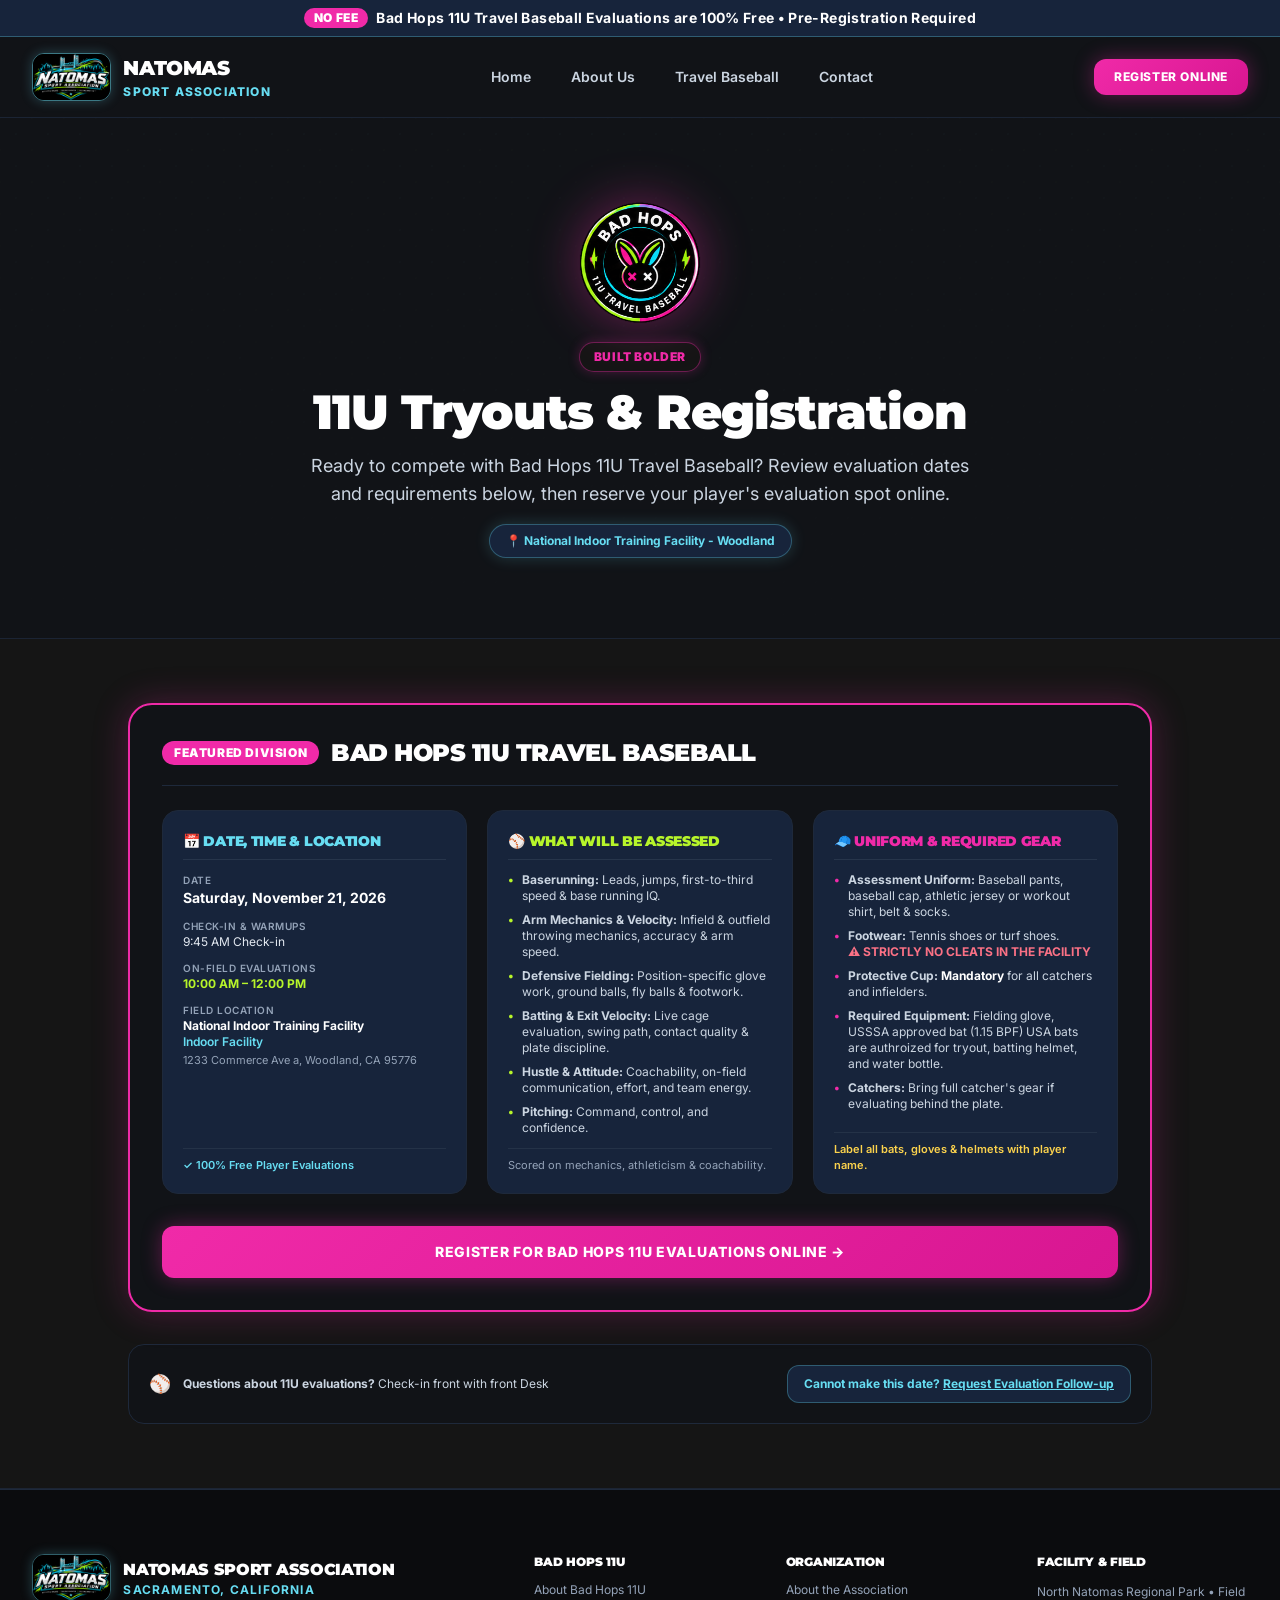
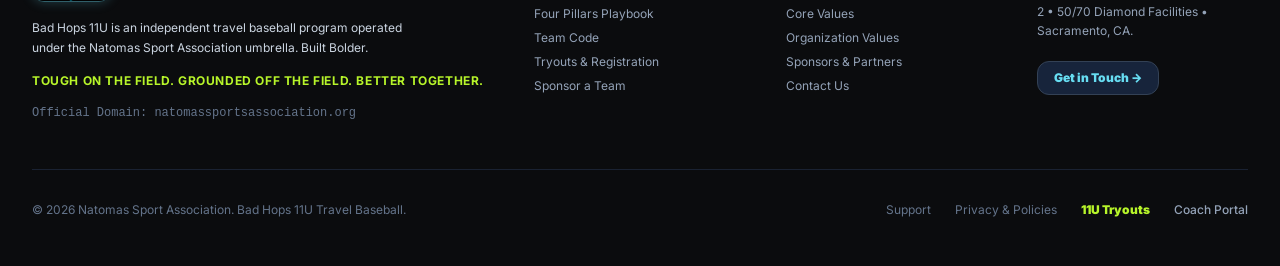
<file: tryouts.html>
<!DOCTYPE html>
<html lang="en" class="scroll-smooth">

<head>
  <meta charset="UTF-8">
  <meta name="viewport" content="width=device-width, initial-scale=1.0">
  <title>Tryouts & Registration | Natomas Sport Association | Sacramento, CA</title>
  <meta name="description"
    content="Register for upcoming Bad Hops 11U Travel Baseball evaluations under Natomas Sport Association in Sacramento, CA. Free evaluation registration.">

  <!-- Favicon & Icons -->
  <link rel="icon" type="image/png" href="assets/images/bad-hops-badge.png">
  <link rel="apple-touch-icon" href="assets/images/bad-hops-badge.png">

  <!-- Meta Image & Open Graph Tags -->
  <meta name="image" content="https://natomassportsassociation.org/assets/images/nsa-logo-light.png">
  <meta property="og:title" content="Tryouts & Registration | Natomas Sport Association | Sacramento, CA">
  <meta property="og:description"
    content="Register for upcoming Bad Hops 11U Travel Baseball evaluations under Natomas Sport Association in Sacramento, CA. Free evaluation registration.">
  <meta property="og:image" content="https://natomassportsassociation.org/assets/images/nsa-logo-light.png">
  <meta property="og:image:secure_url" content="https://natomassportsassociation.org/assets/images/nsa-logo-light.png">
  <meta property="og:image:type" content="image/png">
  <meta property="og:image:alt" content="Natomas Sport Association Logo">
  <meta property="og:url" content="https://natomassportsassociation.org/tryouts">
  <meta property="og:type" content="website">

  <!-- Twitter Card Tags -->
  <meta name="twitter:card" content="summary_large_image">
  <meta name="twitter:title" content="Tryouts & Registration | Natomas Sport Association">
  <meta name="twitter:description"
    content="Register for upcoming Bad Hops 11U Travel Baseball evaluations in Sacramento, CA.">
  <meta name="twitter:image" content="https://natomassportsassociation.org/assets/images/nsa-logo-light.png">

  <!-- Tailwind CSS (Compiled Production Build) -->
  <link rel="stylesheet" href="assets/css/tailwind.min.css">
  <link rel="stylesheet" href="assets/css/style.css">
</head>

<body
  class="bg-[#111317] text-slate-100 min-h-screen flex flex-col font-sans selection:bg-[#B7F52A] selection:text-[#111317] relative">

  <!-- TOP ALERT BANNER -->
  <div
    class="bg-[#17243B] border-b border-[#67DDF2]/30 text-white font-bold text-xs md:text-sm py-2 px-4 text-center tracking-wide">
    <div class="max-w-7xl mx-auto flex items-center justify-center flex-wrap gap-2">
      <span
        class="inline-block px-2.5 py-0.5 bg-[#F02AA8] text-white rounded-full text-xs font-black uppercase tracking-wider">No
        Fee</span>
      <span class="font-bold">Bad Hops 11U Travel Baseball Evaluations are 100% Free • Pre-Registration Required</span>
    </div>
  </div>

  <!-- NAVIGATION BAR -->
  <header id="main-nav" class="sticky top-0 z-50 bg-[#111317] border-b border-slate-800/80 transition-all duration-200">
    <div class="max-w-7xl mx-auto px-4 sm:px-6 lg:px-8">
      <div class="flex items-center justify-between h-20">

        <a href="/" class="flex items-center space-x-3 group">
          <img src="assets/images/logo-dark.png" alt="Natomas Sport Association Logo"
            class="h-11 sm:h-12 w-auto rounded-xl border border-[#67DDF2]/50 group-hover:border-[#B7F52A] transition-all duration-300 shadow-[0_0_12px_rgba(103,221,242,0.25)] flex-shrink-0 block">
          <div class="flex flex-col">
            <span
              class="font-heading text-lg md:text-xl font-black tracking-wider text-white uppercase leading-none group-hover:text-[#67DDF2] transition-colors">
              Natomas
            </span>
            <span class="text-xs font-extrabold tracking-widest text-[#67DDF2] uppercase mt-0.5">
              Sport Association
            </span>
          </div>
        </a>

        <nav class="hidden md:flex items-center space-x-1 lg:space-x-4">
          <a href="/"
            class="px-3 py-2 text-sm font-semibold text-slate-300 hover:text-[#67DDF2] transition-colors">Home</a>
          <a href="about"
            class="px-3 py-2 text-sm font-semibold text-slate-300 hover:text-[#67DDF2] transition-colors">About Us</a>
          <a href="travel-baseball"
            class="px-3 py-2 text-sm font-semibold text-slate-300 hover:text-[#67DDF2] transition-colors">Travel
            Baseball</a>
          <a href="contact"
            class="px-3 py-2 text-sm font-semibold text-slate-300 hover:text-[#67DDF2] transition-colors">Contact</a>
        </nav>

        <div class="hidden md:flex items-center space-x-4">
          <a href="register" class="btn-brand-pink px-5 py-2.5 rounded-xl text-xs uppercase tracking-wider font-black">
            Register Online
          </a>
        </div>

        <div class="flex md:hidden">
          <button id="mobile-menu-btn" type="button"
            class="text-slate-300 hover:text-[#B7F52A] focus:outline-none p-2 rounded-lg bg-[#17243B] border border-slate-700"
            aria-label="Toggle Navigation">
            <svg class="w-6 h-6" fill="none" stroke="currentColor" viewBox="0 0 24 24">
              <path stroke-linecap="round" stroke-linejoin="round" stroke-width="2" d="M4 6h16M4 12h16M4 18h16"></path>
            </svg>
          </button>
        </div>

      </div>
    </div>

    <!-- Mobile Dropdown Menu -->
    <div id="mobile-menu" class="hidden md:hidden bg-[#111317] border-b border-slate-800 px-4 pt-3 pb-6 space-y-2">
      <a href="/"
        class="block px-3 py-2.5 rounded-xl text-base font-medium text-slate-200 hover:bg-[#17243B] hover:text-[#67DDF2]">Home</a>
      <a href="about"
        class="block px-3 py-2.5 rounded-xl text-base font-medium text-slate-200 hover:bg-[#17243B] hover:text-[#67DDF2]">About
        Us</a>
      <a href="travel-baseball"
        class="block px-3 py-2.5 rounded-xl text-base font-medium text-slate-200 hover:bg-[#17243B] hover:text-[#67DDF2]">Travel
        Baseball</a>
      <a href="contact"
        class="block px-3 py-2.5 rounded-xl text-base font-medium text-slate-200 hover:bg-[#17243B] hover:text-[#67DDF2]">Contact</a>
      <div class="pt-3">
        <a href="register"
          class="block text-center btn-brand-pink py-3 rounded-xl text-xs uppercase tracking-wider font-black">
          Register for Tryouts
        </a>
      </div>
    </div>
  </header>

  <!-- HERO -->
  <section class="relative bg-brand-mesh py-16 lg:py-20 border-b border-slate-800/80">
    <div class="absolute inset-0 bg-gradient-to-b from-[#111317]/80 to-[#111317] pointer-events-none"></div>
    <div class="relative max-w-7xl mx-auto px-4 sm:px-6 lg:px-8 text-center max-w-3xl space-y-4">

      <!-- Bad Hops Emblem (Clean circular badge) -->
      <img src="assets/images/bad-hops-badge.png" alt="Bad Hops 11U Travel Baseball Badge"
        class="w-32 h-32 mx-auto object-contain drop-shadow-[0_0_25px_rgba(240,42,168,0.4)] block hover:scale-105 transition-transform duration-300">

      <span
        class="inline-block px-3.5 py-1.5 bg-[#151515] text-[#F02AA8] border border-[#F02AA8]/40 rounded-full text-xs font-black uppercase tracking-wider shadow-[0_0_12px_rgba(240,42,168,0.25)]">
        Built Bolder
      </span>
      <h1 class="font-heading text-4xl sm:text-5xl font-black text-white leading-tight">
        11U Tryouts & Registration
      </h1>
      <p class="text-base sm:text-lg text-slate-300 leading-relaxed max-w-2xl mx-auto">
        Ready to compete with Bad Hops 11U Travel Baseball? Review evaluation dates and requirements below, then reserve
        your player's evaluation spot online.
      </p>
      <div
        class="inline-flex items-center space-x-2 text-xs text-[#67DDF2] font-bold bg-[#17243B] border border-[#67DDF2]/30 px-4 py-2 rounded-full shadow-[0_0_15px_rgba(103,221,242,0.2)]">
        <span>📍 National Indoor Training Facility - Woodland</span>
      </div>
    </div>
  </section>

  <!-- SCHEDULE & EVALUATION SPOTLIGHT -->
  <section class="py-16 bg-[#151515] border-b border-slate-800/80">
    <div class="max-w-7xl mx-auto px-4 sm:px-6 lg:px-8">

      <!-- Featured Bad Hops 11U Evaluation Card -->
      <div
        class="max-w-5xl mx-auto bg-[#111317] border-2 border-[#F02AA8] p-6 sm:p-8 rounded-3xl relative shadow-[0_0_35px_rgba(240,42,168,0.25)] space-y-6">
        <div class="flex flex-col sm:flex-row sm:items-center justify-between gap-3 border-b border-slate-800 pb-4">
          <div class="flex items-center space-x-3">
            <span
              class="px-3 py-1 bg-[#F02AA8] text-white text-xs font-black uppercase rounded-full tracking-wider">Featured
              Division</span>
            <h3 class="font-heading text-2xl font-black text-white uppercase">Bad Hops 11U Travel Baseball</h3>
          </div>
        </div>

        <!-- 3-Column Assessment Grid -->
        <div class="grid grid-cols-1 md:grid-cols-3 gap-5 text-xs text-slate-300">

          <!-- Box 1: Date, Time & Location -->
          <div class="bg-[#17243B] p-5 rounded-2xl border border-slate-800 flex flex-col justify-between space-y-3">
            <div>
              <div
                class="flex items-center space-x-2 text-[#67DDF2] font-heading font-black text-sm uppercase tracking-wide border-b border-slate-700/60 pb-2 mb-3">
                <span>📅 Date, Time &amp; Location</span>
              </div>
              <ul class="space-y-2.5 text-slate-300">
                <li>
                  <span class="text-slate-400 block font-semibold uppercase text-[10px] tracking-wider">Date</span>
                  <strong class="text-white text-sm">Saturday, November 21, 2026</strong>
                </li>
                <li>
                  <span class="text-slate-400 block font-semibold uppercase text-[10px] tracking-wider">Check-in &amp;
                    Warmups</span>
                  <span class="text-slate-200">9:45 AM Check-in</span>
                </li>
                <li>
                  <span class="text-slate-400 block font-semibold uppercase text-[10px] tracking-wider">On-Field
                    Evaluations</span>
                  <span class="text-[#B7F52A] font-bold">10:00 AM – 12:00 PM</span>
                </li>
                <li>
                  <span class="text-slate-400 block font-semibold uppercase text-[10px] tracking-wider">Field
                    Location</span>
                  <span class="text-white font-bold block">National Indoor Training Facility</span>
                  <span class="text-[#67DDF2] font-semibold block">Indoor Facility</span>
                  <span class="text-slate-400 block text-[11px] pt-0.5">1233 Commerce Ave a, Woodland, CA 95776</span>
                </li>
              </ul>
            </div>
            <div class="pt-2 border-t border-slate-700/50">
              <span class="inline-block text-[11px] text-[#67DDF2] font-semibold">✓ 100% Free Player Evaluations</span>
            </div>
          </div>

          <!-- Box 2: What Will Be Assessed -->
          <div class="bg-[#17243B] p-5 rounded-2xl border border-slate-800 flex flex-col justify-between space-y-3">
            <div>
              <div
                class="flex items-center space-x-2 text-[#B7F52A] font-heading font-black text-sm uppercase tracking-wide border-b border-slate-700/60 pb-2 mb-3">
                <span>⚾ What Will Be Assessed</span>
              </div>
              <ul class="space-y-2 text-slate-300">
                <li class="flex items-start space-x-2">
                  <span class="text-[#B7F52A] font-bold">•</span>
                  <span><strong>Baserunning:</strong> Leads, jumps, first-to-third speed &amp; base running IQ.</span>
                </li>
                <li class="flex items-start space-x-2">
                  <span class="text-[#B7F52A] font-bold">•</span>
                  <span><strong>Arm Mechanics &amp; Velocity:</strong> Infield &amp; outfield throwing mechanics,
                    accuracy &amp; arm speed.</span>
                </li>
                <li class="flex items-start space-x-2">
                  <span class="text-[#B7F52A] font-bold">•</span>
                  <span><strong>Defensive Fielding:</strong> Position-specific glove work, ground balls, fly balls &amp;
                    footwork.</span>
                </li>
                <li class="flex items-start space-x-2">
                  <span class="text-[#B7F52A] font-bold">•</span>
                  <span><strong>Batting &amp; Exit Velocity:</strong> Live cage evaluation, swing path, contact quality
                    &amp; plate discipline.</span>
                </li>
                <li class="flex items-start space-x-2">
                  <span class="text-[#B7F52A] font-bold">•</span>
                  <span><strong>Hustle &amp; Attitude:</strong> Coachability, on-field communication, effort, and team
                    energy.</span>
                </li>
                <li class="flex items-start space-x-2">
                  <span class="text-[#B7F52A] font-bold">•</span>
                  <span><strong>Pitching:</strong> Command, control, and confidence.
                </li>
              </ul>
            </div>
            <div class="pt-2 border-t border-slate-700/50">
              <span class="inline-block text-[11px] text-slate-400">Scored on mechanics, athleticism &amp;
                coachability.</span>
            </div>
          </div>

          <!-- Box 3: Uniform & Gear for Assessment -->
          <div class="bg-[#17243B] p-5 rounded-2xl border border-slate-800 flex flex-col justify-between space-y-3">
            <div>
              <div
                class="flex items-center space-x-2 text-[#F02AA8] font-heading font-black text-sm uppercase tracking-wide border-b border-slate-700/60 pb-2 mb-3">
                <span>🧢 Uniform &amp; Required Gear</span>
              </div>
              <ul class="space-y-2 text-slate-300">
                <li class="flex items-start space-x-2">
                  <span class="text-[#F02AA8] font-bold">•</span>
                  <span><strong>Assessment Uniform:</strong> Baseball pants, baseball cap,
                    athletic jersey or workout shirt, belt &amp; socks.</span>
                </li>
                <li class="flex items-start space-x-2">
                  <span class="text-[#F02AA8] font-bold">•</span>
                  <span><strong>Footwear:</strong> Tennis shoes or turf shoes.<br><span
                      class="text-rose-400 font-bold">⚠️ STRICTLY NO CLEATS IN THE FACILITY </span> </span>
                </li>
                <li class="flex items-start space-x-2">
                  <span class="text-[#F02AA8] font-bold">•</span>
                  <span><strong>Protective Cup:</strong> <strong class="text-white">Mandatory</strong> for all catchers
                    and infielders.</span>
                </li>
                <li class="flex items-start space-x-2">
                  <span class="text-[#F02AA8] font-bold">•</span>
                  <span><strong>Required Equipment:</strong> Fielding glove, USSSA approved bat (1.15 BPF) USA bats are
                    authroized for tryout, batting helmet, and water bottle.</span>
                </li>
                <li class="flex items-start space-x-2">
                  <span class="text-[#F02AA8] font-bold">•</span>
                  <span><strong>Catchers:</strong> Bring full catcher's gear if evaluating behind the plate.</span>
                </li>
              </ul>
            </div>
            <div class="pt-2 border-t border-slate-700/50">
              <span class="inline-block text-[11px] text-amber-300 font-semibold">Label all bats, gloves &amp; helmets
                with player name.</span>
            </div>
          </div>

        </div>

        <div class="pt-2">
          <a href="register"
            class="block w-full py-4 text-center btn-brand-pink text-xs sm:text-sm uppercase tracking-wider rounded-xl font-black shadow-lg hover:shadow-[0_0_25px_rgba(240,42,168,0.5)] transition-all">
            Register for Bad Hops 11U Evaluations Online &rarr;
          </a>
        </div>

      </div>

      <!-- What to Bring Checklist -->
      <div
        class="mt-8 max-w-5xl mx-auto p-5 rounded-2xl bg-[#111317] border border-slate-800 flex flex-col md:flex-row items-center justify-between gap-4">
        <div class="flex items-center space-x-3 text-xs text-slate-300">
          <span class="text-lg">⚾</span>
          <span><strong>Questions about 11U evaluations?</strong> Check-in front with front Desk</span>
        </div>
        <div
          class="text-xs text-[#67DDF2] font-bold bg-[#17243B] border border-[#67DDF2]/30 px-4 py-2.5 rounded-xl flex-shrink-0">
          Cannot make this date? <a href="contact?subject=PrivateEvaluation" class="underline hover:text-white">Request
            Evaluation Follow-up</a>
        </div>
      </div>

    </div>
  </section>


  <!-- FOOTER -->
  <footer class="bg-[#0B0C0E] text-slate-400 text-sm pt-16 pb-12 border-t border-slate-800">
    <div class="max-w-7xl mx-auto px-4 sm:px-6 lg:px-8">
      <div class="grid grid-cols-1 md:grid-cols-2 lg:grid-cols-5 gap-10 pb-12 border-b border-slate-800/80">

        <!-- Brand Info -->
        <div class="lg:col-span-2 space-y-4">
          <div class="flex items-center space-x-3">
            <img src="assets/images/logo-dark.png" alt="Natomas Sport Association"
              class="h-11 sm:h-12 w-auto rounded-xl border border-[#67DDF2]/40 shadow-[0_0_12px_rgba(103,221,242,0.25)] flex-shrink-0 block">
            <div class="flex flex-col">
              <span class="font-heading text-base font-black text-white tracking-wider uppercase">Natomas Sport
                Association</span>
              <span class="text-xs text-[#67DDF2] font-bold tracking-widest uppercase">Sacramento, California</span>
            </div>
          </div>
          <p class="text-slate-300 text-xs leading-relaxed max-w-sm">
            Bad Hops 11U is an independent travel baseball program operated under the Natomas Sport Association
            umbrella. Built Bolder.
          </p>
          <p class="text-xs text-[#B7F52A] font-bold uppercase tracking-wider">
            Tough on the field. Grounded off the field. Better together.
          </p>
          <p class="text-xs text-slate-500 font-mono">
            Official Domain: natomassportsassociation.org
          </p>
        </div>

        <!-- Quick Links -->
        <div class="space-y-3">
          <h4 class="font-heading text-xs font-black uppercase tracking-wider text-white">Bad Hops 11U</h4>
          <ul class="space-y-2 text-xs">
            <li><a href="travel-baseball" class="hover:text-[#F02AA8] transition">About Bad Hops 11U</a></li>
            <li><a href="travel-baseball#program-details" class="hover:text-[#B7F52A] transition">Four Pillars
                Playbook</a>
            </li>
            <li><a href="travel-baseball#program-details" class="hover:text-[#67DDF2] transition">Team Code</a></li>
            <li><a href="tryouts" class="hover:text-[#F02AA8] transition">Tryouts &amp; Registration</a></li>
            <li><a href="about#sponsors" class="hover:text-[#B7F52A] transition">Sponsor a Team</a></li>
          </ul>
        </div>

        <!-- Organization Links -->
        <div class="space-y-3">
          <h4 class="font-heading text-xs font-black uppercase tracking-wider text-white">Organization</h4>
          <ul class="space-y-2 text-xs">
            <li><a href="about" class="hover:text-[#67DDF2] transition">About the Association</a></li>
            <li><a href="/#values" class="hover:text-[#67DDF2] transition">Core Values</a></li>
            <li><a href="/#values" class="hover:text-[#67DDF2] transition">Organization Values</a></li>
            <li><a href="about#sponsors" class="hover:text-[#B7F52A] transition">Sponsors &amp; Partners</a></li>
            <li><a href="contact" class="hover:text-[#67DDF2] transition">Contact Us</a></li>
          </ul>
        </div>

        <!-- Home Facility -->
        <div class="space-y-3">
          <h4 class="font-heading text-xs font-black uppercase tracking-wider text-white">Facility &amp; Field</h4>
          <p class="text-xs text-slate-400 leading-relaxed">
            North Natomas Regional Park • Field 2 • 50/70 Diamond Facilities • Sacramento, CA.
          </p>
          <div class="pt-2">
            <a href="contact"
              class="inline-block px-4 py-2 rounded-xl bg-[#17243B] border border-slate-700 text-xs font-black text-[#67DDF2] hover:border-[#67DDF2] transition">
              Get in Touch &rarr;
            </a>
          </div>

        </div>

      </div>

      <!-- Bottom Bar -->
      <div class="pt-8 flex flex-col sm:flex-row items-center justify-between text-xs text-slate-500 gap-4">
        <p>&copy; <span class="current-year">2026</span> Natomas Sport Association. Bad Hops 11U Travel Baseball.</p>
        <div class="flex space-x-6">
          <a href="contact" class="hover:text-slate-400">Support</a>
          <a href="about" class="hover:text-slate-400">Privacy & Policies</a>
          <a href="tryouts" class="text-[#B7F52A] font-black hover:underline">11U Tryouts</a>
          <a href="admin" class="text-slate-400 hover:text-[#67DDF2] transition-colors font-medium">Coach
            Portal</a>
        </div>
      </div>
    </div>
  </footer>

  <script src="assets/js/main.js"></script>
</body>

</html>
</file>
<file: assets/css/style.css>
/* ==========================================================================
   Natomas Sport Association - Brand Style System
   Brand Guide Specifications:
   - Midnight Navy: #17243B (Primary - Official identity, headers, structure)
   - Charcoal:      #111317 (Neutral - Dark backgrounds, text, merchandise)
   - Ice Blue:      #67DDF2 (Primary Accent - Energy, highlights, digital branding)
   - Neon Lime:     #B7F52A (Secondary Accent - Selective highlights & athletic accents)
   - White:         #FFFFFF (Neutral - Negative space, crisp typography, contrast)
   ========================================================================== */

@import url('https://fonts.googleapis.com/css2?family=Montserrat:ital,wght@0,400;0,500;0,600;0,700;0,800;0,900;1,700;1,900&family=Inter:wght@300;400;500;600;700;800&display=swap');

:root {
  --color-navy: #17243B;
  --color-charcoal: #111317;
  --color-ice-blue: #67DDF2;
  --color-neon-lime: #B7F52A;
  --color-white: #FFFFFF;
  
  /* Legacy mapping */
  --neon-green: #B7F52A;
  --neon-cyan: #67DDF2;
  --dark-bg: #111317;
  --card-bg: #17243B;
}

body {
  font-family: 'Inter', -apple-system, BlinkMacSystemFont, 'Segoe UI', Roboto, sans-serif;
  background-color: var(--color-charcoal);
  color: #f1f5f9;
}

h1, h2, h3, h4, .font-heading {
  font-family: 'Montserrat', -apple-system, BlinkMacSystemFont, sans-serif;
  letter-spacing: -0.02em;
}

/* Subtle Athletic Grid / Mesh Background */
.bg-brand-mesh {
  background-color: #111317;
  background-image: 
    radial-gradient(rgba(103, 221, 242, 0.08) 1.2px, transparent 1.2px), 
    radial-gradient(rgba(183, 245, 42, 0.05) 1.2px, #111317 1.2px);
  background-size: 32px 32px;
  background-position: 0 0, 16px 16px;
}

/* Legacy alias */
.bg-neon-mesh {
  background-color: #111317;
  background-image: 
    radial-gradient(rgba(103, 221, 242, 0.08) 1.2px, transparent 1.2px), 
    radial-gradient(rgba(183, 245, 42, 0.05) 1.2px, #111317 1.2px);
  background-size: 32px 32px;
  background-position: 0 0, 16px 16px;
}

/* Brand Glow Effects */
.glow-ice {
  text-shadow: 0 0 12px rgba(103, 221, 242, 0.6), 0 0 24px rgba(103, 221, 242, 0.3);
}

.glow-lime {
  text-shadow: 0 0 12px rgba(183, 245, 42, 0.6), 0 0 24px rgba(183, 245, 42, 0.3);
}

.box-glow-ice {
  box-shadow: 0 0 25px -4px rgba(103, 221, 242, 0.4);
}

.box-glow-lime {
  box-shadow: 0 0 25px -4px rgba(183, 245, 42, 0.4);
}

/* Brand Cards */
.brand-card, .neon-card {
  transition: all 0.3s cubic-bezier(0.16, 1, 0.3, 1);
  background: #17243B;
  background: linear-gradient(180deg, rgba(23, 36, 59, 0.85) 0%, rgba(17, 19, 23, 0.95) 100%);
  border: 1px solid rgba(103, 221, 242, 0.15);
}

.brand-card:hover, .neon-card:hover {
  transform: translateY(-4px);
  border-color: rgba(183, 245, 42, 0.6);
  box-shadow: 0 16px 36px -8px rgba(0, 0, 0, 0.75), 0 0 25px -5px rgba(183, 245, 42, 0.25);
}

.brand-card-ice:hover, .neon-card-cyan:hover {
  border-color: rgba(103, 221, 242, 0.65);
  box-shadow: 0 16px 36px -8px rgba(0, 0, 0, 0.75), 0 0 25px -5px rgba(103, 221, 242, 0.3);
}

/* Buttons */
.btn-brand-lime, .btn-neon-green {
  background: linear-gradient(135deg, #B7F52A 0%, #a4e617 100%);
  color: #111317;
  font-weight: 800;
  transition: all 0.25s ease;
  box-shadow: 0 0 20px rgba(183, 245, 42, 0.3);
}

.btn-brand-lime:hover, .btn-neon-green:hover {
  background: linear-gradient(135deg, #c5fa4a 0%, #B7F52A 100%);
  transform: translateY(-1px);
  box-shadow: 0 0 30px rgba(183, 245, 42, 0.55);
}

.btn-brand-ice, .btn-neon-cyan {
  background: linear-gradient(135deg, #67DDF2 0%, #38bdf8 100%);
  color: #111317;
  font-weight: 800;
  transition: all 0.25s ease;
  box-shadow: 0 0 20px rgba(103, 221, 242, 0.3);
}

.btn-brand-ice:hover, .btn-neon-cyan:hover {
  background: linear-gradient(135deg, #8fe8f7 0%, #67DDF2 100%);
  transform: translateY(-1px);
  box-shadow: 0 0 30px rgba(103, 221, 242, 0.55);
}

.btn-brand-navy {
  background: #17243B;
  color: #ffffff;
  border: 1px solid rgba(103, 221, 242, 0.4);
  font-weight: 700;
  transition: all 0.25s ease;
}

.btn-brand-navy:hover {
  background: #1f304d;
  border-color: #67DDF2;
  box-shadow: 0 0 20px rgba(103, 221, 242, 0.25);
  transform: translateY(-1px);
}

.btn-brand-pink {
  background: linear-gradient(135deg, #F02AA8 0%, #d81691 100%);
  color: #ffffff;
  font-weight: 800;
  transition: all 0.25s ease;
  box-shadow: 0 0 20px rgba(240, 42, 168, 0.35);
}

.btn-brand-pink:hover {
  background: linear-gradient(135deg, #fa45b8 0%, #F02AA8 100%);
  transform: translateY(-1px);
  box-shadow: 0 0 30px rgba(240, 42, 168, 0.6);
}

/* Hero Section Overlay */
.hero-brand-overlay {
  background: 
    radial-gradient(circle at 80% 30%, rgba(103, 221, 242, 0.16) 0%, transparent 50%),
    radial-gradient(circle at 20% 70%, rgba(183, 245, 42, 0.1) 0%, transparent 45%),
    radial-gradient(circle at 50% 10%, rgba(23, 36, 59, 0.6) 0%, transparent 60%),
    linear-gradient(180deg, rgba(17, 19, 23, 0.4) 0%, rgba(17, 19, 23, 0.98) 100%);
}

.hero-neon-overlay {
  background: 
    radial-gradient(circle at 80% 30%, rgba(103, 221, 242, 0.16) 0%, transparent 50%),
    radial-gradient(circle at 20% 70%, rgba(183, 245, 42, 0.1) 0%, transparent 45%),
    linear-gradient(180deg, rgba(17, 19, 23, 0.4) 0%, rgba(17, 19, 23, 0.98) 100%);
}

/* Custom Scrollbar */
::-webkit-scrollbar {
  width: 8px;
}
::-webkit-scrollbar-track {
  background: #111317;
}
::-webkit-scrollbar-thumb {
  background: #17243B;
  border-radius: 4px;
}
::-webkit-scrollbar-thumb:hover {
  background: #67DDF2;
}

/* Diagonal Construction Ribbon & Screen Blur */
.construction-ribbon-wrapper {
  position: fixed;
  inset: 0;
  display: flex;
  align-items: center;
  justify-content: center;
  pointer-events: none;
  z-index: 99999;
  overflow: hidden;
  background: rgba(17, 19, 23, 0.65);
  backdrop-filter: blur(8px);
  -webkit-backdrop-filter: blur(8px);
}

.construction-ribbon {
  width: 250vw;
  transform: rotate(-16deg);
  background: linear-gradient(90deg, #F02AA8 0%, #67DDF2 25%, #B7F52A 50%, #67DDF2 75%, #F02AA8 100%);
  background-size: 200% 100%;
  color: #111317;
  font-family: 'Montserrat', -apple-system, sans-serif;
  font-size: 1.1rem;
  font-weight: 900;
  letter-spacing: 0.15em;
  text-transform: uppercase;
  padding: 14px 0;
  box-shadow: 0 10px 45px rgba(0, 0, 0, 0.9), 0 0 35px rgba(183, 245, 42, 0.55);
  border-top: 3px solid #111317;
  border-bottom: 3px solid #111317;
  white-space: nowrap;
  display: flex;
  align-items: center;
  justify-content: center;
  gap: 2rem;
  animation: construction-pulse 4s ease-in-out infinite alternate;
}

@keyframes construction-pulse {
  0% {
    box-shadow: 0 10px 45px rgba(0, 0, 0, 0.9), 0 0 25px rgba(103, 221, 242, 0.4);
  }
  100% {
    box-shadow: 0 10px 45px rgba(0, 0, 0, 0.9), 0 0 45px rgba(183, 245, 42, 0.6);
  }
}

@media (max-width: 768px) {
  .construction-ribbon {
    font-size: 0.8rem;
    padding: 10px 0;
    transform: rotate(-22deg);
    gap: 1.25rem;
  }
}
</file>
